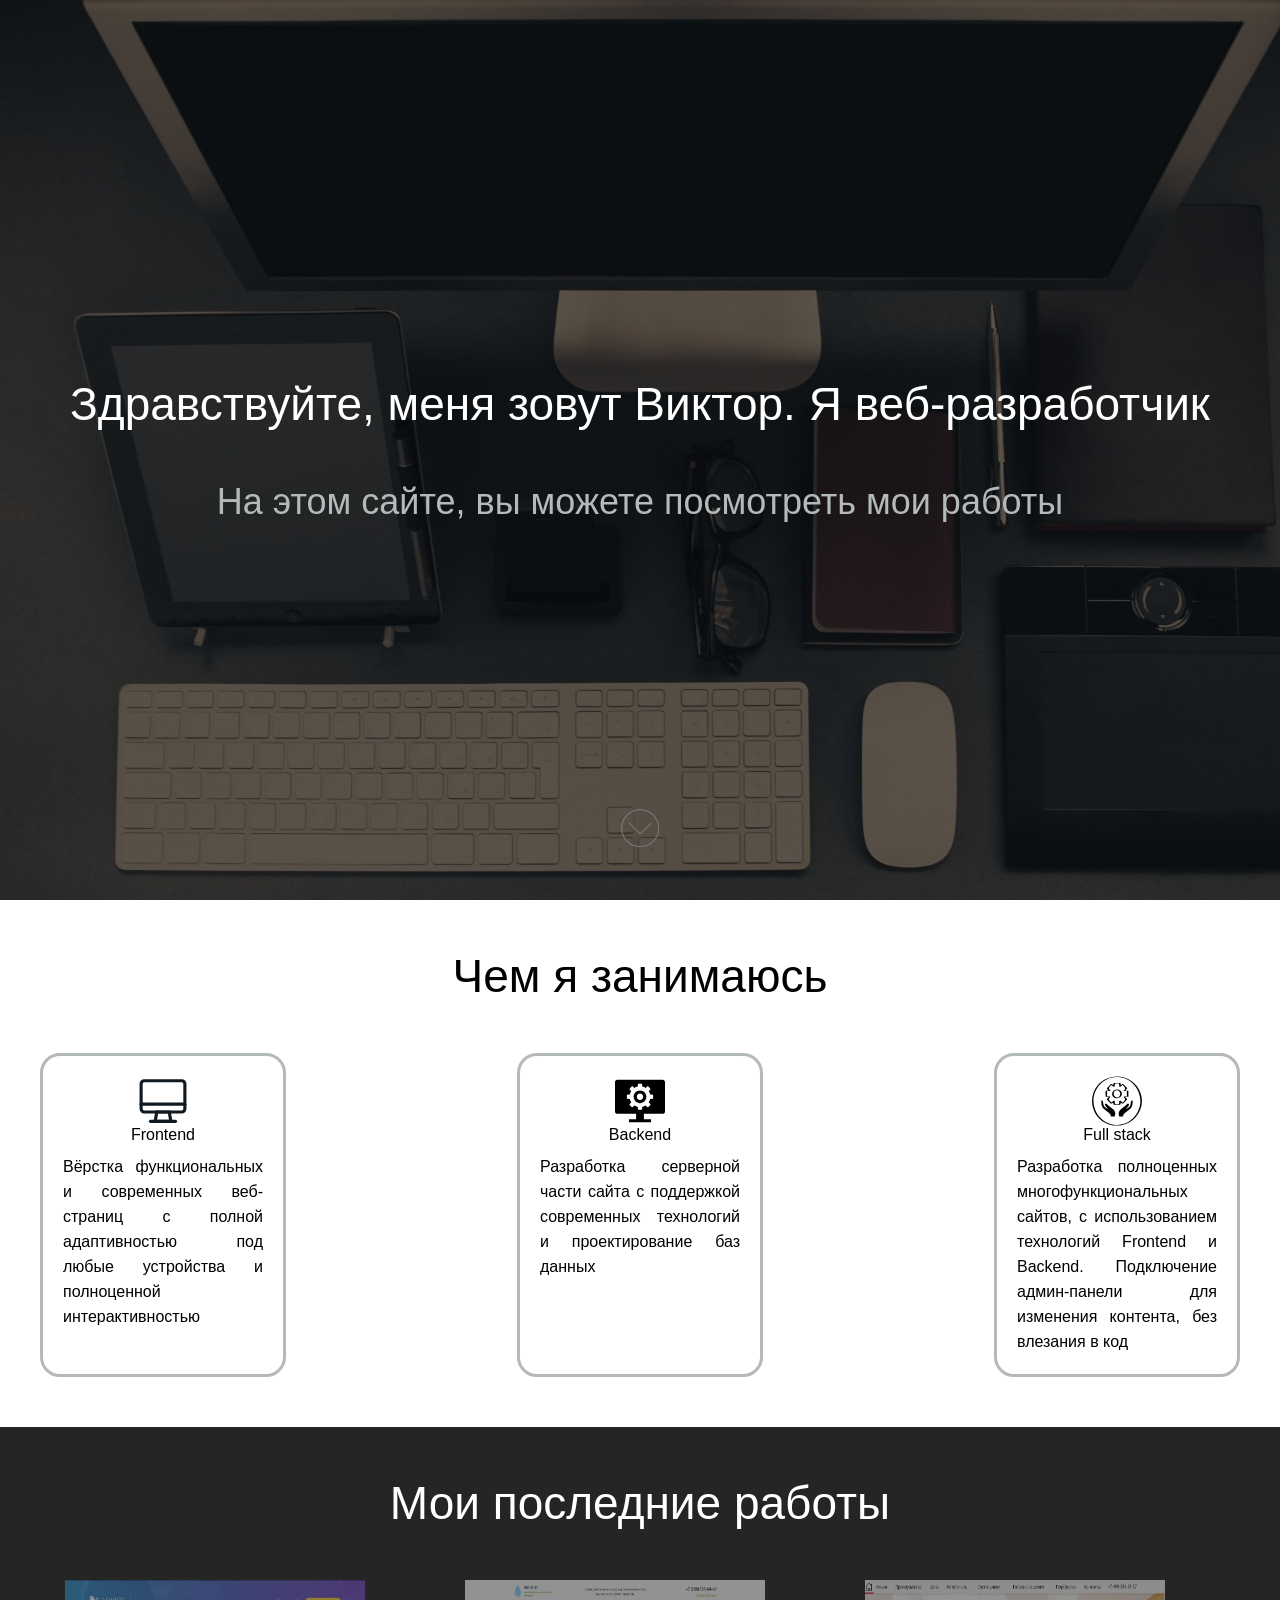
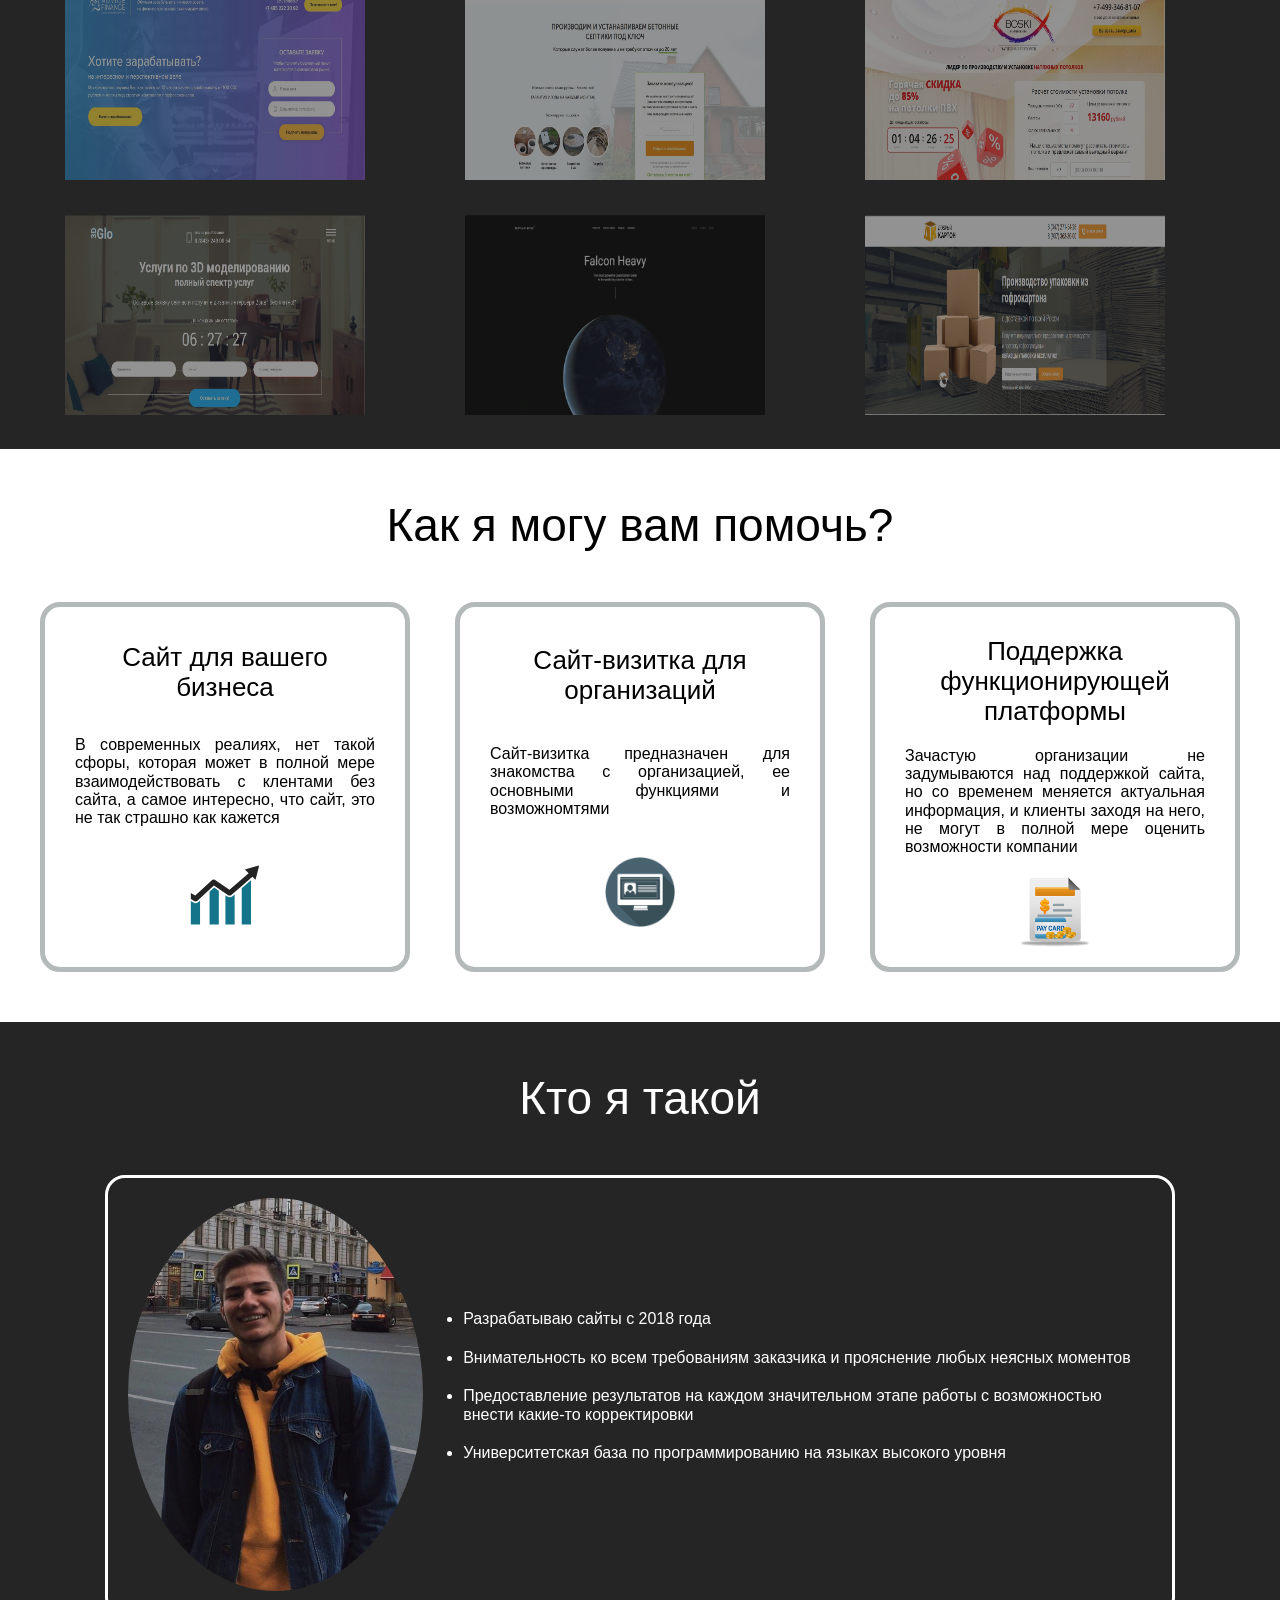
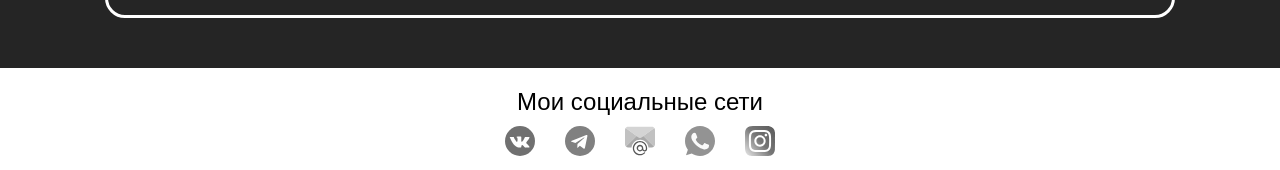
<file: index.html>
<!DOCTYPE html>
<html lang="ru">

<head>
    <meta charset="UTF-8">
    <meta name="viewport" content="width=device-width, initial-scale=1.0">
    <title>Партфолио</title>
    <link rel="stylesheet" href="css/normolize.css">
    <link rel="stylesheet" href="css/style.css">
</head>

<body>
    <header>
        <section class="header">
            <div class="header-blure"></div>
            <div class="header-text">
                <div class="header-text__main">
                    Здравствуйте, меня зовут Виктор.
                    <span>
                        Я веб-разработчик
                    </span>
                </div>
                <div class="header-text__substr">
                    На этом сайте, вы можете посмотреть мои работы
                </div>
            </div>
            <div class="header-arrowDown">
                <a href="#">
                    <svg version="1.1" id="Capa_1" xmlns="http://www.w3.org/2000/svg"
                        xmlns:xlink="http://www.w3.org/1999/xlink" x="0px" y="0px" viewBox="0 0 480 480"
                        style="enable-background:new 0 0 480 480;" xml:space="preserve">
                        <g>
                            <g>
                                <g>
                                    <path d="M240,0C107.452,0,0,107.452,0,240s107.452,240,240,240c132.486-0.15,239.85-107.514,240-240C480,107.452,372.548,0,240,0
				z M240,464C116.288,464,16,363.712,16,240S116.288,16,240,16c123.653,0.141,223.859,100.347,224,224
				C464,363.712,363.712,464,240,464z" />
                                    <path
                                        d="M370.112,170.576L240,300.688L109.888,170.576c-3.1-2.994-8.015-2.994-11.115,0c-3.178,3.069-3.266,8.134-0.197,11.312
				l135.768,135.768c1.5,1.5,3.534,2.344,5.656,2.344c2.122,0,4.156-0.844,5.656-2.344l135.768-135.768
				c0.067-0.064,0.132-0.13,0.196-0.196c3.069-3.178,2.982-8.242-0.196-11.312C378.246,167.31,373.182,167.398,370.112,170.576z" />
                                </g>
                            </g>
                        </g>
                    </svg>
                </a>
            </div>
        </section>
    </header>
    <section class="features">
        <div class="head features-header">Чем я занимаюсь</div>
        <div class="features-tabs">
            <div class="features-tab">
                <div class="features-tab__img">
                    <svg viewBox="0 0 32 32" xmlns="http://www.w3.org/2000/svg">
                        <defs>
                            <style>
                                .cls-1 {
                                    fill: #101820;
                                }
                            </style>
                        </defs>
                        <title />
                        <g data-name="Layer 40" id="Layer_40">
                            <path class="cls-1"
                                d="M28,24H4a3,3,0,0,1-3-3V5A3,3,0,0,1,4,2H28a3,3,0,0,1,3,3V21A3,3,0,0,1,28,24ZM4,4A1,1,0,0,0,3,5V21a1,1,0,0,0,1,1H28a1,1,0,0,0,1-1V5a1,1,0,0,0-1-1Z" />
                            <path class="cls-1"
                                d="M21,30H11a1,1,0,0,1-1-1.16l1-6A1,1,0,0,1,12,22h8a1,1,0,0,1,1,.84l1,6A1,1,0,0,1,21,30Zm-8.82-2h7.64l-.67-4h-6.3Z" />
                            <path class="cls-1" d="M24,30H8a1,1,0,0,1,0-2H24a1,1,0,0,1,0,2Z" />
                            <path class="cls-1" d="M30,19H2a1,1,0,0,1,0-2H30a1,1,0,0,1,0,2Z" />
                        </g>
                    </svg>
                </div>
                <div class="features-tab__header">
                    Frontend
                </div>
                <div class="features-tab__discr">
                    Вёрстка функциональных и современных веб-страниц с полной адаптивностью под
                    любые устройства и полноценной интерактивностью
                </div>
            </div>

            <div class="features-tab">
                <div class="features-tab__img">
                    <svg enable-background="new 0 0 64 64" version="1.1" viewBox="0 0 64 64" xml:space="preserve"
                        xmlns="http://www.w3.org/2000/svg" xmlns:xlink="http://www.w3.org/1999/xlink">
                        <g id="Glyph_copy_2">
                            <path
                                d="M31.994,18.423c-4.498,0-8.144,3.648-8.144,8.149s3.646,8.149,8.144,8.149c4.498,0,8.144-3.648,8.144-8.149   S36.491,18.423,31.994,18.423z M31.995,30.67c-2.262,0-4.096-1.834-4.096-4.096c0-2.262,1.834-4.096,4.096-4.096   s4.096,1.834,4.096,4.096C36.091,28.836,34.257,30.67,31.995,30.67z" />
                            <path
                                d="M61,4.709H3c-1.65,0-3,1.35-3,3v37.667c0,1.65,1.35,3,3,3h24v6.916h-9.125v4h28.25v-4H37v-6.916h24c1.65,0,3-1.35,3-3   V7.709C64,6.059,62.65,4.709,61,4.709z M48.773,29.089l-3.723,0.375c-0.341,1.549-0.952,2.995-1.78,4.292l2.373,2.903l-3.557,3.559   l-2.898-2.373c-1.298,0.831-2.744,1.445-4.295,1.789l-0.372,3.718h-2.515h-0.021H29.47l-0.372-3.718   c-1.552-0.342-2.998-0.956-4.296-1.788l-2.896,2.371l-3.557-3.559l2.372-2.901c-0.828-1.299-1.441-2.744-1.782-4.295l-3.723-0.372   v-5.034l3.723-0.373c0.342-1.55,0.955-2.997,1.782-4.294l-2.372-2.901l3.557-3.559l2.896,2.371c1.297-0.83,2.743-1.444,4.295-1.788   l0.372-3.718h2.515h0.021h2.515l0.372,3.718c1.551,0.343,2.997,0.958,4.294,1.788l2.898-2.373l3.557,3.559l-2.373,2.902   c0.827,1.298,1.44,2.743,1.781,4.293l3.724,0.372V29.089z" />
                        </g>
                    </svg>
                </div>
                <div class="features-tab__header">
                    Backend
                </div>
                <div class="features-tab__discr">
                    Разработка серверной части сайта с поддержкой современных технологий и проектирование баз данных
                </div>
            </div>

            <div class="features-tab">
                <div class="features-tab__img"><svg enable-background="new 0 0 32 32" version="1.1" viewBox="0 0 32 32"
                        xml:space="preserve" xmlns="http://www.w3.org/2000/svg"
                        xmlns:xlink="http://www.w3.org/1999/xlink">
                        <g id="Outline_copy_2">
                            <g>
                                <path
                                    d="M20.656,0.927C14.712-0.805,8.024,1.03,3.905,5.677c-4.619,5.209-5.21,13.064-1.4,18.897    c3.512,5.376,10.068,8.012,16.344,6.885c7.572-1.36,12.983-7.864,13.151-15.507C31.848,9.018,27.377,2.885,20.656,0.927z     M15.403,31.296C7.347,30.921,0.957,23.932,0.957,15.951c0-8.376,7.088-15.641,15.602-15.245    c8.173,0.381,14.271,7.362,14.445,15.345C30.822,24.423,24.044,31.698,15.403,31.296z" />
                                <path
                                    d="M24.51,18.668c-0.584,1.818-2.802,2.272-2.802,2.272s1.168-0.909,1.868-2.272c0.701-1.363-0.934-0.909-0.934-0.909    s-0.817,1.136-3.736,3.181s-1.401,4.999-1.401,4.999h2.335c0.117-2.159,2.569-2.954,4.671-4.999    c2.102-2.045,1.401-5.453,1.401-5.453C24.51,15.828,25.094,16.85,24.51,18.668z" />
                                <path
                                    d="M13.093,20.94c-2.919-2.045-3.736-3.181-3.736-3.181s-1.635-0.454-0.934,0.909c0.701,1.363,1.868,2.272,1.868,2.272    s-2.219-0.454-2.802-2.272c-0.584-1.818,0-2.84-1.401-3.181c0,0-0.701,3.408,1.401,5.453c2.102,2.045,4.554,2.84,4.67,4.999h2.335    C14.494,25.939,16.012,22.985,13.093,20.94z" />
                                <path
                                    d="M16.017,14.219c1.594-0.086,3.106-1.135,3.106-2.868c0-1.671-1.492-2.803-3.074-2.783    c-1.521,0.019-2.981,0.987-3.157,2.584c-0.2,1.814,1.341,2.983,2.992,3.072c0.033,0.002,0.065-0.003,0.098-0.006    C15.995,14.217,16.004,14.219,16.017,14.219z M15.963,9.063c2.764,0.057,2.842,4.505,0.101,4.744    C13.333,13.6,13.119,9.004,15.963,9.063z" />
                                <path
                                    d="M18.252,18.138c0.04-0.4,0.08-0.799,0.12-1.199c0.239,0.196,0.478,0.391,0.717,0.587c0.203,0.166,0.719,0.163,0.915-0.032    c0.825-0.825,1.65-1.65,2.475-2.476c0.043-0.043,0.085-0.099,0.037-0.158c-0.165-0.201-1.388-1.482-1.373-1.388    c0.009,0.058,1.091-0.072,1.666-0.129c0.125-0.013,0.481-0.059,0.481-0.243c0-1.167,0-2.334,0-3.501    c0-0.104-0.192-0.143-0.262-0.15c-0.346-0.035-1.765-0.156-1.769-0.175c0,0.001,1.161-1.303,1.267-1.432    c0.021-0.037,0.018-0.073-0.009-0.106c-0.825-0.825-1.65-1.65-2.475-2.476c-0.197-0.197-0.712-0.133-0.915,0.032    c-0.247,0.202-0.494,0.404-0.74,0.606c-0.045-0.446-0.089-0.891-0.134-1.337c-0.015-0.151-0.306-0.194-0.57-0.16    c-1.107,0-2.214,0-3.321,0c-0.15,0-0.591,0.022-0.614,0.247c-0.04,0.4-0.08,0.799-0.12,1.199    c-0.239-0.196-0.478-0.391-0.717-0.587c-0.203-0.166-0.719-0.163-0.915,0.032c-0.825,0.825-1.65,1.65-2.475,2.476    C9.477,7.811,9.435,7.868,9.483,7.927c0.164,0.201,1.386,1.479,1.372,1.388c-0.009-0.056-1.091,0.073-1.664,0.13    C9.066,9.457,8.711,9.503,8.711,9.687c0,1.167,0,2.334,0,3.5c0,0.104,0.192,0.143,0.262,0.15c0.347,0.035,1.767,0.157,1.771,0.174    c-0.001-0.003-1.162,1.303-1.269,1.433c-0.021,0.037-0.018,0.073,0.009,0.106c0.825,0.825,1.65,1.65,2.475,2.476    c0.197,0.197,0.712,0.133,0.915-0.032c0.247-0.202,0.494-0.404,0.74-0.606c0.044,0.446,0.089,0.891,0.134,1.337    c0.014,0.139,0.289,0.16,0.383,0.16c1.169,0,2.339,0,3.508,0C17.788,18.385,18.229,18.363,18.252,18.138z M15.239,17.978    c-0.816-0.157-0.333,0.2-0.56-0.487c-0.138-0.417-0.098-0.979-0.142-1.416c-0.03-0.305-0.802-0.13-0.937-0.019    c-0.366,0.3-0.732,0.599-1.098,0.899c-0.513-0.463-1.086-0.943-1.447-1.473c-0.646-0.947-0.043-1.209,0.687-2.101    c0.004-0.018,0.009-0.036,0.013-0.055c-0.003-0.007-0.006-0.014-0.009-0.021c-0.045-0.104-0.153-0.14-0.262-0.15    c-0.203-0.02-1.656-0.004-1.813-0.181c-0.102-0.115,0.035-1.419,0.035-1.622c0-0.136-0.003-1.853-0.254-1.53    c0.133-0.171,1.659-0.166,1.81-0.181c0.123-0.012,0.406-0.046,0.468-0.188c0.003-0.008,0.007-0.016,0.01-0.023    c0.021-0.037,0.018-0.073-0.009-0.106c-0.72-0.88-1.325-1.133-0.713-2.047c0.347-0.518,0.905-0.987,1.409-1.439    c0.379,0.31,0.757,0.62,1.136,0.929c0.177,0.145,0.941,0.193,0.974-0.139c0.061-0.605,0.121-1.211,0.182-1.816    c0.851,0,1.702,0,2.553,0c0.063,0.634,0.127,1.269,0.19,1.903c0.03,0.305,0.802,0.13,0.937,0.019    c0.366-0.3,0.732-0.599,1.099-0.899c0.513,0.463,1.086,0.943,1.447,1.473c0.645,0.947,0.044,1.208-0.685,2.099    c-0.004,0.018-0.009,0.036-0.013,0.055c0.003,0.008,0.007,0.016,0.01,0.023c0.045,0.104,0.153,0.14,0.262,0.15    c0.203,0.02,1.654,0.004,1.81,0.181c0.102,0.115-0.035,1.419-0.035,1.622c0,0.136,0.003,1.853,0.254,1.53    c-0.134,0.172-1.661,0.166-1.813,0.181c-0.123,0.012-0.406,0.046-0.467,0.188c-0.003,0.007-0.006,0.014-0.009,0.021    c-0.021,0.037-0.018,0.073,0.009,0.106c0.72,0.88,1.327,1.135,0.715,2.049c-0.347,0.518-0.905,0.987-1.409,1.44    c-0.379-0.31-0.757-0.62-1.136-0.929c-0.177-0.145-0.941-0.193-0.974,0.139c-0.061,0.612-0.122,1.224-0.184,1.836    C16.597,18.034,15.858,18.097,15.239,17.978z" />
                            </g>
                        </g>
                    </svg></div>
                <div class="features-tab__header">
                    Full stack
                </div>
                <div class="features-tab__discr">
                    Разработка полноценных многофункциональных сайтов, с использованием технологий Frontend и Backend.
                    Подключение админ-панели для изменения контента, без влезания в код
                </div>
            </div>
        </div>
        </div>
        </div>
    </section>
    <section class="myWork">
        <div class="head myWork-header">Мои последние работы</div>
        <div class="myWork-tabs">
            <a target="_blank" href="example/AF/index.html" class="myWork-tab">
                <img class="myWork-tab__img" src="img/work/AF.jpg" alt="">
            </a>
            <a target="_blank" href="example/BIO/index.html" class="myWork-tab">
                <img class="myWork-tab__img" src="img/work/BIO-GLO.jpg" alt="">
            </a>
            <a target="_blank" href="example/potolki/index.html" class="myWork-tab">
                <img class="myWork-tab__img" src="img/work/potolki.jpg" alt="">
            </a>
            <a target="_blank" href="example/3D-Glo/index.html" class="myWork-tab">
                <img class="myWork-tab__img" src="img/work/3D-Glo.jpg" alt="">
            </a>
            <a target="_blank" href="example/SpaceY-master/index.html" class="myWork-tab">
                <img class="myWork-tab__img" src="img/work/space.jpg" alt="">
            </a>
            <a target="_blank" href="example/goodcard/index.html" class="myWork-tab">
                <img class="myWork-tab__img" src="img/work/goodcard.jpg" alt="">
            </a>
        </div>
    </section>
    <section class="help">
        <div class="help-head head">Как я могу вам помочь?</div>
        <div class="help-tabs">
            <div class="help-tab">
                <div class="help-tab__head">Сайт для вашего бизнеса</div>
                <div class="help-tab__discr">В современных реалиях, нет такой сфоры, которая может в полной мере взаимодействовать с клентами без сайта, а самое интересно, что сайт, это не так страшно как кажется</div>
                <img class="help-tab__img" src="img/help/sait.svg" alt="">
            </div>
            <div class="help-tab">
                <div class="help-tab__head">Сайт-визитка для организаций</div>
                <div class="help-tab__discr">Сайт-визитка предназначен для знакомства с организацией, ее основными функциями и возможномтями</div>
                <img class="help-tab__img" src="img/help/visitca.png" alt="">
            </div>
            <div class="help-tab">
                <div class="help-tab__head">Поддержка функционирующей платформы</div>
                <div class="help-tab__discr">Зачастую организации не задумываются над поддержкой сайта, но со временем меняется актуальная информация, и клиенты заходя на него, не могут в полной мере оценить возможности компании</div>
                <img class="help-tab__img" src="img/help/business.png" alt="">
            </div>
        </div>
    </section>
    <section class="aboutMe">
        <div class="aboutMe-head head">Кто я такой</div>
        <div class="aboutMe-wrapper">
            <div class="aboutMe-photo">
                <img src="/img/aboutMe/photo_2020-09-04_19-43-00.jpg" alt="Photo" class="aboutMe-photo__img">
            </div>
            <ul class="aboutMe-features">
                <li class="aboutMe-feature">Разрабатываю сайты с 2018 года</li>
                <li class="aboutMe-feature">Внимательность ко всем требованиям заказчика и прояснение любых неясных моментов </li>
                <li class="aboutMe-feature">Предоставление результатов на каждом значительном этапе работы с возможностью внести какие-то корректировки </li>
                <li class="aboutMe-feature">Университетская база по программированию на языках высокого уровня </li>
            </ul>
        </div>
    </section>
    <footer>
        <div class="footer">
            <div class="head footer-head"> Мои социальные сети </div>
            <div class="footer-items">
                <div class="footer-item"><a target="_blank" href="https://vk.com/yallovi">
                    <?xml version="1.0" encoding="iso-8859-1"?>
                    <!DOCTYPE svg PUBLIC "-//W3C//DTD SVG 1.1//EN" "http://www.w3.org/Graphics/SVG/1.1/DTD/svg11.dtd">
                    <svg version="1.1" id="Capa_1" xmlns="http://www.w3.org/2000/svg" xmlns:xlink="http://www.w3.org/1999/xlink" x="0px" y="0px"
                         viewBox="0 0 112.196 112.196" style="enable-background:new 0 0 112.196 112.196;" xml:space="preserve">
                    <g>
                        <g>
                            <circle id="XMLID_11_" style="fill:#4D76A1;" cx="56.098" cy="56.098" r="56.098"/>
                        </g>
                        <path style="fill-rule:evenodd;clip-rule:evenodd;fill:#FFFFFF;" d="M53.979,80.702h4.403c0,0,1.33-0.146,2.009-0.878
                            c0.625-0.672,0.605-1.934,0.605-1.934s-0.086-5.908,2.656-6.778c2.703-0.857,6.174,5.71,9.853,8.235
                            c2.782,1.911,4.896,1.492,4.896,1.492l9.837-0.137c0,0,5.146-0.317,2.706-4.363c-0.2-0.331-1.421-2.993-7.314-8.463
                            c-6.168-5.725-5.342-4.799,2.088-14.702c4.525-6.031,6.334-9.713,5.769-11.29c-0.539-1.502-3.867-1.105-3.867-1.105l-11.076,0.069
                            c0,0-0.821-0.112-1.43,0.252c-0.595,0.357-0.978,1.189-0.978,1.189s-1.753,4.667-4.091,8.636c-4.932,8.375-6.904,8.817-7.71,8.297
                            c-1.875-1.212-1.407-4.869-1.407-7.467c0-8.116,1.231-11.5-2.397-12.376c-1.204-0.291-2.09-0.483-5.169-0.514
                            c-3.952-0.041-7.297,0.012-9.191,0.94c-1.26,0.617-2.232,1.992-1.64,2.071c0.732,0.098,2.39,0.447,3.269,1.644
                            c1.135,1.544,1.095,5.012,1.095,5.012s0.652,9.554-1.523,10.741c-1.493,0.814-3.541-0.848-7.938-8.446
                            c-2.253-3.892-3.954-8.194-3.954-8.194s-0.328-0.804-0.913-1.234c-0.71-0.521-1.702-0.687-1.702-0.687l-10.525,0.069
                            c0,0-1.58,0.044-2.16,0.731c-0.516,0.611-0.041,1.875-0.041,1.875s8.24,19.278,17.57,28.993
                            C44.264,81.287,53.979,80.702,53.979,80.702L53.979,80.702z"/>
                    </g>
                    </svg>
                </a></div>
                <div class="footer-item"><a target="_blank" href="https://t.me/Yallovi">
                    <svg enable-background="new 0 0 24 24" viewBox="0 0 24 24" xmlns="http://www.w3.org/2000/svg"><circle cx="12" cy="12" fill="#039be5" r="12"/><path d="m5.491 11.74 11.57-4.461c.537-.194 1.006.131.832.943l.001-.001-1.97 9.281c-.146.658-.537.818-1.084.508l-3-2.211-1.447 1.394c-.16.16-.295.295-.605.295l.213-3.053 5.56-5.023c.242-.213-.054-.333-.373-.121l-6.871 4.326-2.962-.924c-.643-.204-.657-.643.136-.953z" fill="#fff"/></svg>
                </a></div>
                <div class="footer-item"><a target="_blank" href="vivimoskalenko@yandex.ru">
                    <?xml version="1.0" encoding="iso-8859-1"?>
<!-- Generator: Adobe Illustrator 19.0.0, SVG Export Plug-In . SVG Version: 6.00 Build 0)  -->
<svg version="1.1" id="Capa_1" xmlns="http://www.w3.org/2000/svg" xmlns:xlink="http://www.w3.org/1999/xlink" x="0px" y="0px"
	 viewBox="0 0 490.667 490.667" style="enable-background:new 0 0 490.667 490.667;" xml:space="preserve">
<path style="fill:#FFD54F;" d="M480.427,32.642L301.014,162.348l-29.44,21.333c-15.596,11.522-36.884,11.522-52.48,0l-29.44-21.333
	L10.027,32.855c9.991-13.972,26.13-22.241,43.307-22.187h384C454.385,10.683,470.401,18.85,480.427,32.642z"/>
<g>
	<path style="fill:#FFC107;" d="M10.027,32.855l179.627,129.493l-174.08,174.08C5.578,326.407-0.025,312.823,0,298.668V64.002
		C-0.047,52.818,3.464,41.91,10.027,32.855z"/>
	<path style="fill:#FFC107;" d="M490.667,64.002v234.667c0.025,14.155-5.577,27.739-15.573,37.76l-174.08-174.08L480.427,32.642
		C487.088,41.74,490.674,52.725,490.667,64.002z"/>
</g>
<path style="fill:#455A64;" d="M320,394.668c-14.165,0-21.333-10.667-21.333-32c0.349-29.807-23.531-54.252-53.338-54.601
	c-29.807-0.349-54.252,23.531-54.601,53.338c-0.349,29.807,23.531,54.252,53.338,54.601c15.975,0.187,31.212-6.713,41.609-18.842
	c7.083,12.138,20.282,19.381,34.325,18.837c42.667,0,42.667-40.149,42.667-53.333c0.001-64.801-52.53-117.334-117.331-117.336
	S128.002,297.862,128,362.664c-0.001,64.801,52.53,117.334,117.331,117.336c30.445,0.001,59.699-11.833,81.581-33
	c4.236-4.124,4.326-10.9,0.203-15.136c-4.124-4.236-10.9-4.326-15.136-0.203l0,0c-38.161,36.807-98.935,35.709-135.742-2.452
	s-35.709-98.935,2.452-135.742c38.161-36.807,98.935-35.709,135.742,2.452c17.284,17.92,26.93,41.854,26.903,66.75
	C341.334,386.583,335.958,394.668,320,394.668z M245.334,394.668c-17.673,0-32-14.327-32-32s14.327-32,32-32s32,14.327,32,32
	S263.007,394.668,245.334,394.668z"/>
<path style="fill:#FFA000;" d="M301.014,162.348l-29.44,21.333c-15.596,11.522-36.884,11.522-52.48,0l-29.44-21.333l-174.08,174.08
	c10.021,9.996,23.605,15.599,37.76,15.573H107.2c5.771-76.283,72.288-133.445,148.572-127.674
	c68.259,5.164,122.51,59.415,127.674,127.674h53.888c14.155,0.025,27.739-5.577,37.76-15.573L301.014,162.348z"/>
</svg>

                </a></div>
                <div class="footer-item"><a target="_blank" href=" https://wa.me/79064195536">
                    <?xml version="1.0" encoding="iso-8859-1"?>
                    <!-- Generator: Adobe Illustrator 19.0.0, SVG Export Plug-In . SVG Version: 6.00 Build 0)  -->
                    <svg version="1.1" id="Capa_1" xmlns="http://www.w3.org/2000/svg" xmlns:xlink="http://www.w3.org/1999/xlink" x="0px" y="0px"
                        viewBox="0 0 512 512" style="enable-background:new 0 0 512 512;" xml:space="preserve">
                    <path style="fill:#4CAF50;" d="M256.064,0h-0.128l0,0C114.784,0,0,114.816,0,256c0,56,18.048,107.904,48.736,150.048l-31.904,95.104
                        l98.4-31.456C155.712,496.512,204,512,256.064,512C397.216,512,512,397.152,512,256S397.216,0,256.064,0z"/>
                    <path style="fill:#FAFAFA;" d="M405.024,361.504c-6.176,17.44-30.688,31.904-50.24,36.128c-13.376,2.848-30.848,5.12-89.664-19.264
                        C189.888,347.2,141.44,270.752,137.664,265.792c-3.616-4.96-30.4-40.48-30.4-77.216s18.656-54.624,26.176-62.304
                        c6.176-6.304,16.384-9.184,26.176-9.184c3.168,0,6.016,0.16,8.576,0.288c7.52,0.32,11.296,0.768,16.256,12.64
                        c6.176,14.88,21.216,51.616,23.008,55.392c1.824,3.776,3.648,8.896,1.088,13.856c-2.4,5.12-4.512,7.392-8.288,11.744
                        c-3.776,4.352-7.36,7.68-11.136,12.352c-3.456,4.064-7.36,8.416-3.008,15.936c4.352,7.36,19.392,31.904,41.536,51.616
                        c28.576,25.44,51.744,33.568,60.032,37.024c6.176,2.56,13.536,1.952,18.048-2.848c5.728-6.176,12.8-16.416,20-26.496
                        c5.12-7.232,11.584-8.128,18.368-5.568c6.912,2.4,43.488,20.48,51.008,24.224c7.52,3.776,12.48,5.568,14.304,8.736
                        C411.2,329.152,411.2,344.032,405.024,361.504z"/>
                    </svg>
                </a></div>
                <div class="footer-item"><a target="_blank" href="https://www.instagram.com/yallovi/">
                    <svg enable-background="new 0 0 24 24"  viewBox="0 0 24 24" xmlns="http://www.w3.org/2000/svg" xmlns:xlink="http://www.w3.org/1999/xlink"><linearGradient id="SVGID_1_" gradientTransform="matrix(0 -1.982 -1.844 0 -132.522 -51.077)" gradientUnits="userSpaceOnUse" x1="-37.106" x2="-26.555" y1="-72.705" y2="-84.047"><stop offset="0" stop-color="#fd5"/><stop offset=".5" stop-color="#ff543e"/><stop offset="1" stop-color="#c837ab"/></linearGradient><path d="m1.5 1.633c-1.886 1.959-1.5 4.04-1.5 10.362 0 5.25-.916 10.513 3.878 11.752 1.497.385 14.761.385 16.256-.002 1.996-.515 3.62-2.134 3.842-4.957.031-.394.031-13.185-.001-13.587-.236-3.007-2.087-4.74-4.526-5.091-.559-.081-.671-.105-3.539-.11-10.173.005-12.403-.448-14.41 1.633z" fill="url(#SVGID_1_)"/><path d="m11.998 3.139c-3.631 0-7.079-.323-8.396 3.057-.544 1.396-.465 3.209-.465 5.805 0 2.278-.073 4.419.465 5.804 1.314 3.382 4.79 3.058 8.394 3.058 3.477 0 7.062.362 8.395-3.058.545-1.41.465-3.196.465-5.804 0-3.462.191-5.697-1.488-7.375-1.7-1.7-3.999-1.487-7.374-1.487zm-.794 1.597c7.574-.012 8.538-.854 8.006 10.843-.189 4.137-3.339 3.683-7.211 3.683-7.06 0-7.263-.202-7.263-7.265 0-7.145.56-7.257 6.468-7.263zm5.524 1.471c-.587 0-1.063.476-1.063 1.063s.476 1.063 1.063 1.063 1.063-.476 1.063-1.063-.476-1.063-1.063-1.063zm-4.73 1.243c-2.513 0-4.55 2.038-4.55 4.551s2.037 4.55 4.55 4.55 4.549-2.037 4.549-4.55-2.036-4.551-4.549-4.551zm0 1.597c3.905 0 3.91 5.908 0 5.908-3.904 0-3.91-5.908 0-5.908z" fill="#fff"/></svg>
                </a></div>
            </div>
        </div>
    </footer>
</body>
<script src='src/index.js'></script>

</html>
</file>
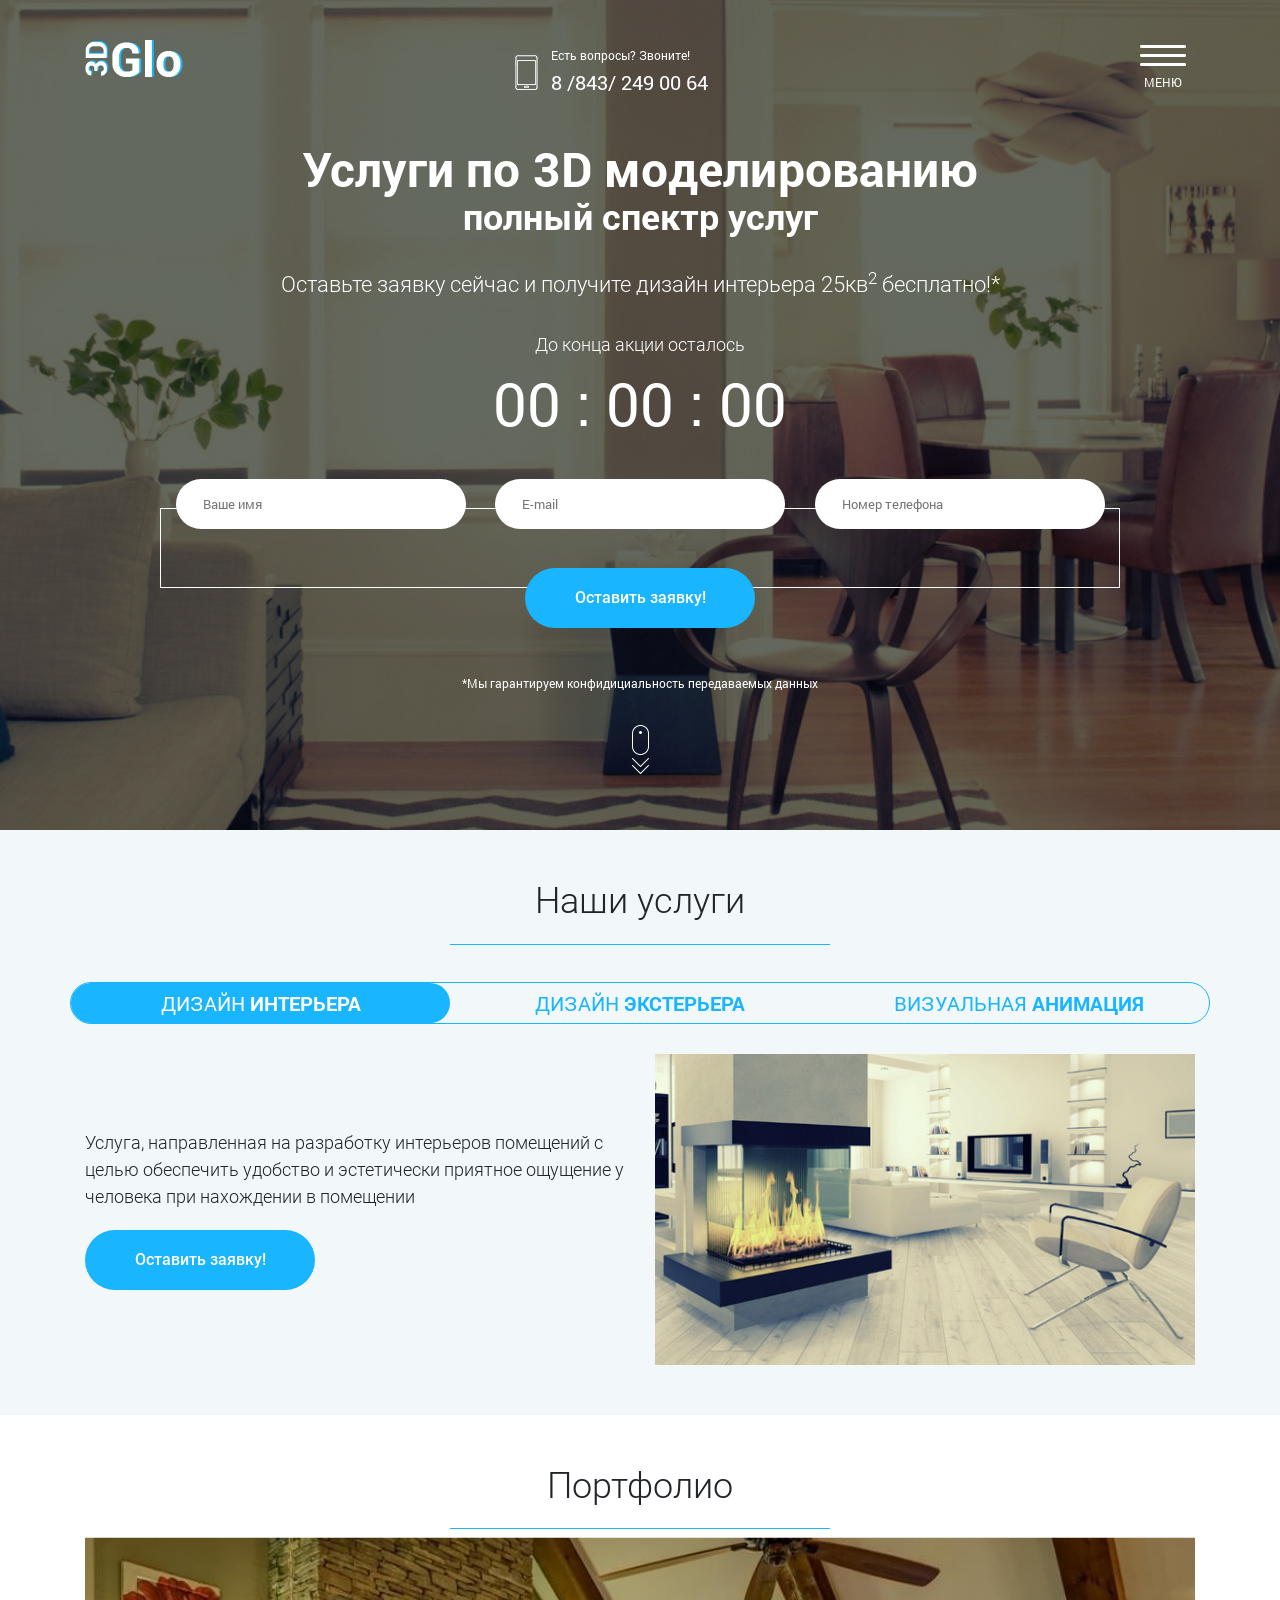
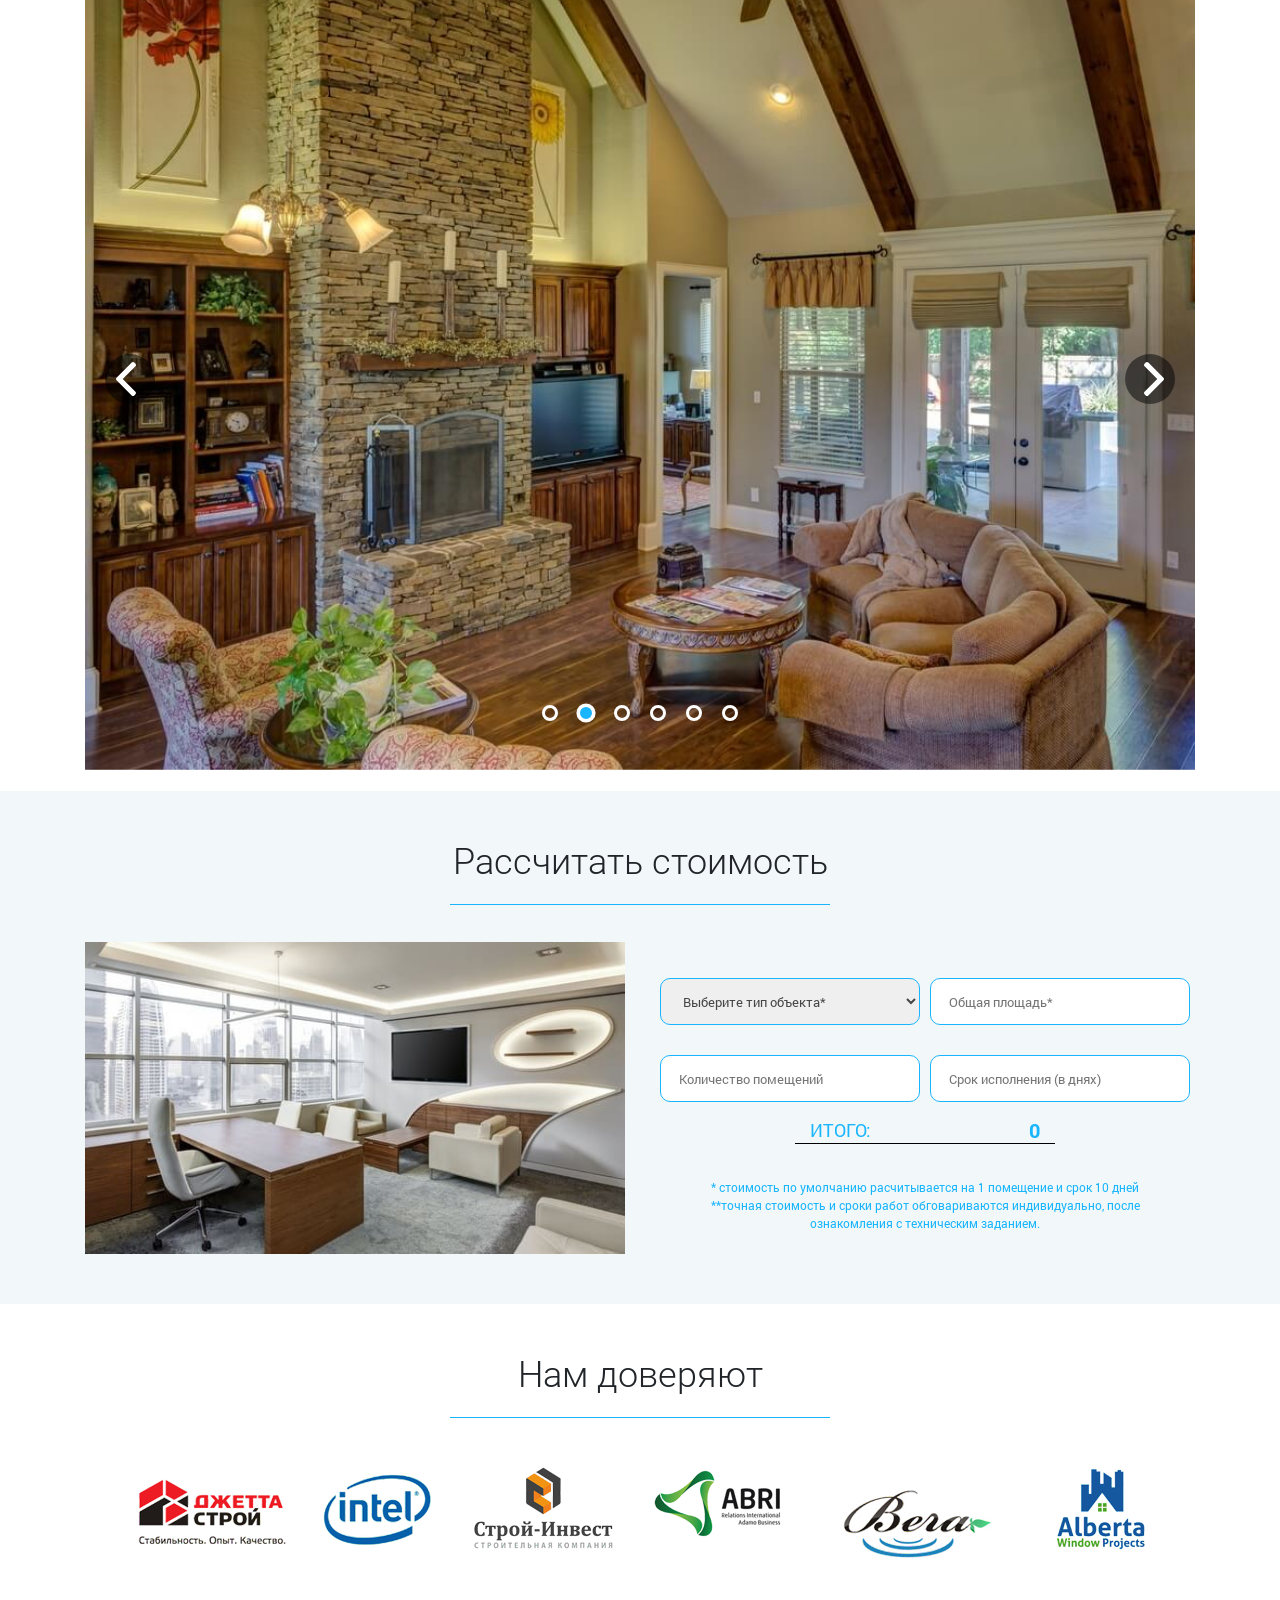
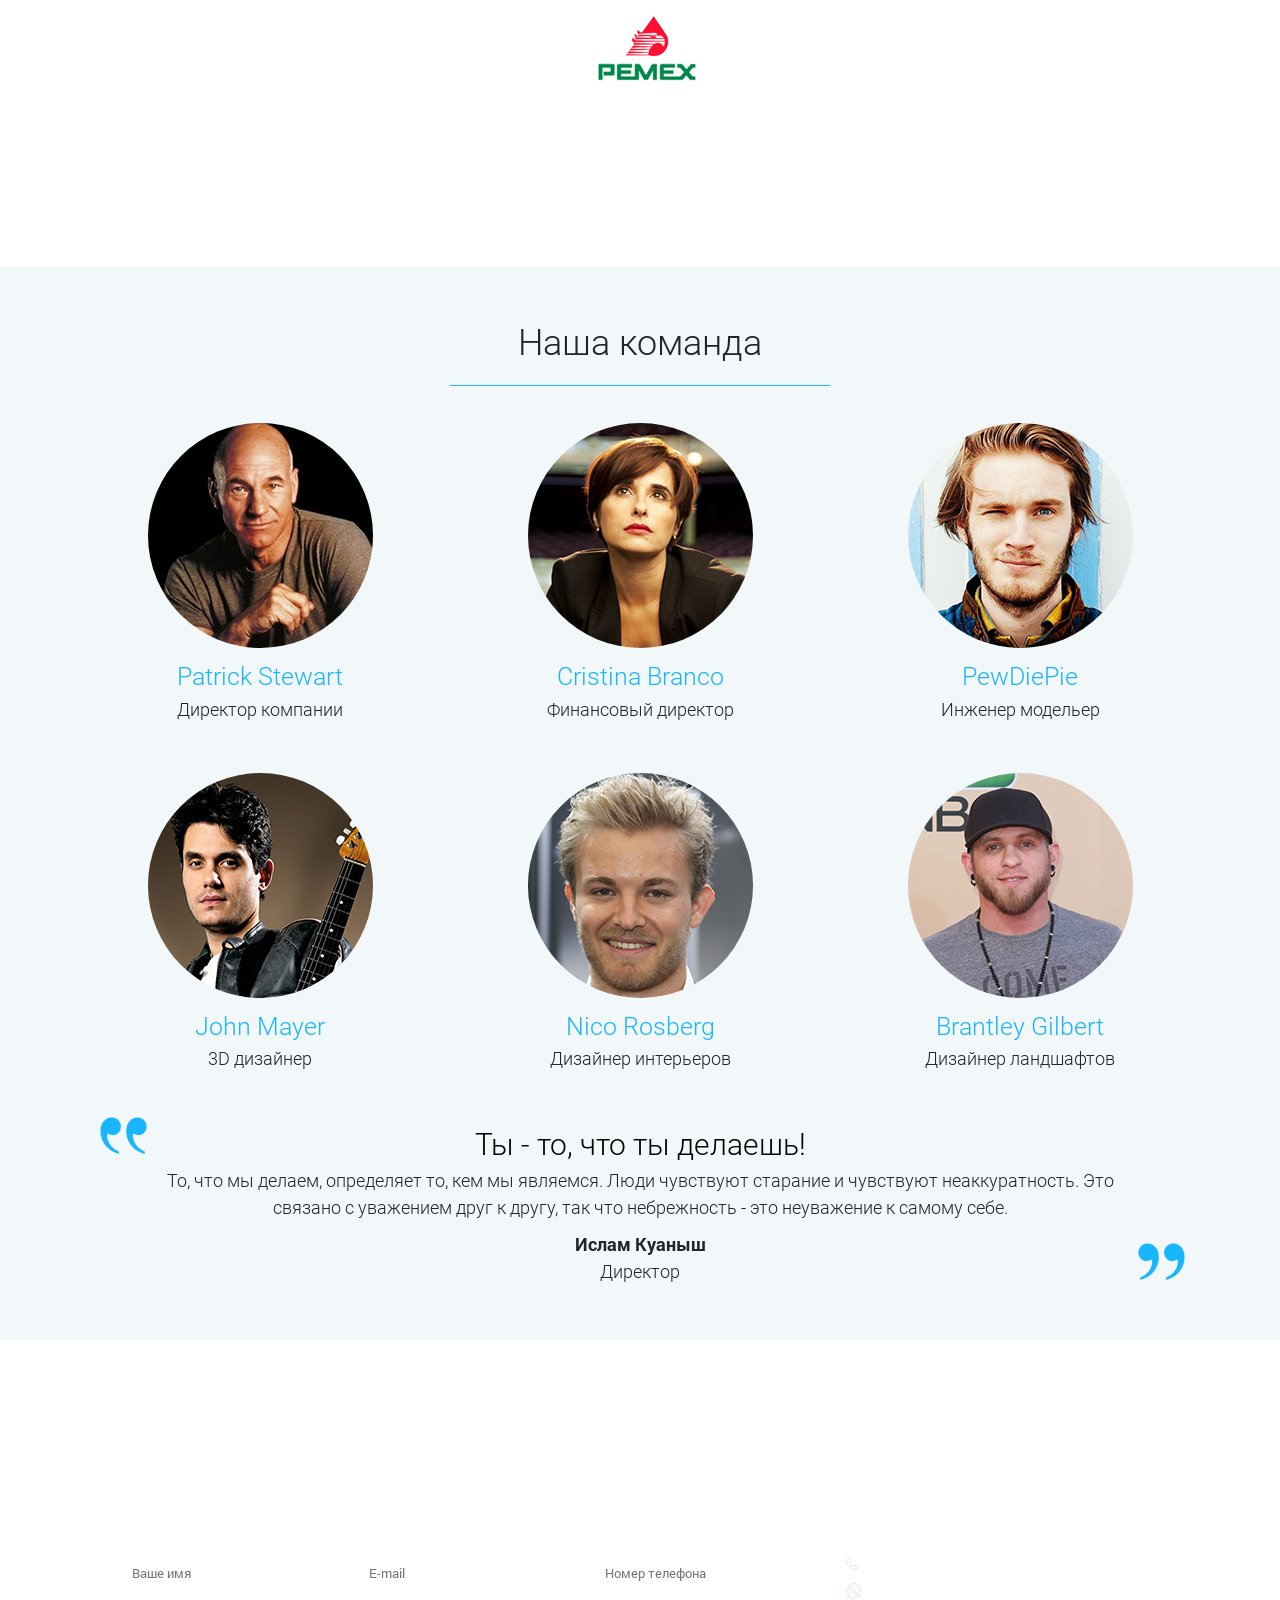
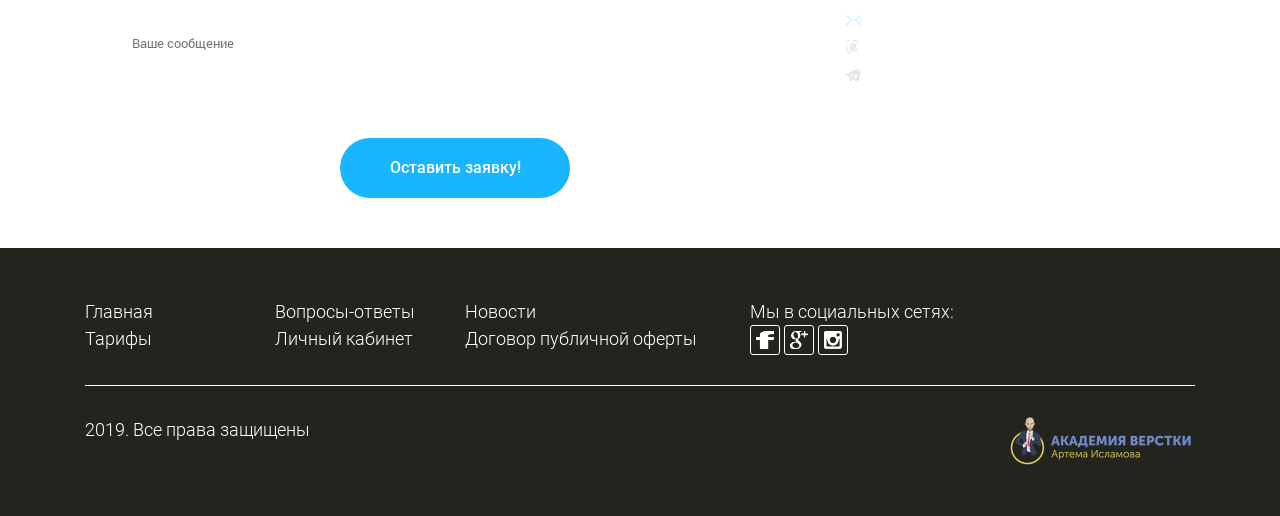
<file: example/3D-Glo/index.html>
<!DOCTYPE html>
<html lang="ru">

<head>
	<meta charset="UTF-8">
	<meta http-equiv="X-UA-Compatible" content="IE=edge">
	<meta name="viewport" content="width=device-width, initial-scale=1">
	<title>Услуги по 3D моделированию</title>
	<link rel="stylesheet" href="./css/bootstrap.min.css">
	<link rel="stylesheet" href="./css/style.min.css">
	<link rel="apple-touch-icon" sizes="180x180" href="./images/favicon/apple-touch-icon.png">
	<link rel="icon" type="image/png" sizes="32x32" href="./images/favicon/favicon-32x32.png">
	<link rel="icon" type="image/png" sizes="16x16" href="./images/favicon/favicon-16x16.png">
	<link rel="manifest" href="./images/favicon/site.webmanifest">
	<link rel="mask-icon" href="./images/favicon/safari-pinned-tab.svg" color="#5bbad5">
	<meta name="msapplication-TileColor" content="#b91d47">
	<meta name="theme-color" content="#ffffff">
</head>

<body>

<main>
	<header>
		<div class="container">
			<div class="row justify-content-between main-header">
				<div class="col-md-2 col-sm-4 col-4">
					<div class="logo">
						<img class="logo-img" src="images/3dglo.png" alt="...">

					</div>
				</div>
				<div class="col-md-4 col-md-offset-6 col-sm-4 col-sm-offset-2 col-5 col-offset-0">
					<div class="media phone-media">
						<div class="media-left media-middle">
							<img class="media-object" src="images/phone.svg" alt="...">
						</div>
						<div class="media-body">
							<small>Есть вопросы? Звоните!</small>
							<p class="phone">8 /843/ 249 00 64</p>
						</div>
					</div>

				</div>
				<div class="col-md-1 col-sm-2 col-3">
					<div class="menu">
						<img src="images/menu.svg" alt=""><br>
						<small>Меню</small>
					</div>
				</div>
			</div>
		</div>
	</header>

	<h1>Услуги по 3D моделированию</h1>
	<h2>полный спектр услуг</h2>
	<div class="timer">
		<div class="timer-title">Оставьте заявку сейчас и получите дизайн интерьера 25кв<sup>2</sup> бесплатно!*
		</div>
		<div class="timer-action">
			До конца акции осталось
		</div>
		<div class="timer-numbers" id="timer">
			<span id="timer-hours">19</span>
			<span>:</span>
			<span id="timer-minutes">45</span>
			<span>:</span>
			<span id="timer-seconds">12</span>
		</div>
	</div>
	<form id="form1" name="user_form" class="main-form">
		<div class="main-form-input container">
			<div class="row">
				<div class="col-12 col-lg-4">
					<input type="text" class="form-name" id="form1-name" name="user_name" placeholder="Ваше имя" required>
				</div>
				<div class="col-12 col-lg-4">
					<input type="email" class="form-email" id="form1-email" name="user_email" placeholder="E-mail">
				</div>
				<div class="col-12 col-lg-4">
					<input type="tel" class="form-phone" id="form1-phone" name="user_phone" placeholder="Номер телефона" required>
				</div>
			</div>
		</div>
		<div class="container">
			<div class="row justify-content-center">
				<button class="btn form-btn" type="submit">Оставить заявку!</button>
			</div>
		</div>
	</form>
	<small>*Мы гарантируем конфидициальность передаваемых данных</small>
	<br>
	<a href="#service-block"><img src="images/scroll.svg" alt=""></a>
</main>


<menu>
	<a class="close-btn" href="#close">&times;</a>
	<ul>
		<li><a href="#service-block">Наши услуги</a></li>
		<li><a href="#portfolio">Портфолио</a></li>
		<li><a href="#calc">Калькулятор стоимости</a></li>
		<li><a href="#command">Наша команда</a></li>
		<li><a href="#connect">Остались вопросы?</a></li>
	</ul>
</menu>


<div id="service-block" class="service">
	<div class="container">
		<h2>Наши услуги</h2>
		<div class="underline"></div>
		<div class="row service-header">
			<div class="col-12 col-lg-4 service-header-tab active">Дизайн <span>интерьера</span></div>
			<div class="col-12 col-lg-4 service-header-tab">Дизайн <span>экстерьера</span></div>
			<div class="col-12 col-lg-4 service-header-tab">Визуальная <span>анимация</span></div>
		</div>

		<div class="service-tab row ">
			<div class="service-outer col-md-6 col-sm-6 col-12">
				<div class="service-inner">
					<div class="service-text">
						<p>Услуга, направленная на разработку интерьеров помещений с целью обеспечить удобство и
							эстетически приятное ощущение у человека при нахождении в помещении</p>
						<button class="btn form-btn popup-btn">Оставить заявку!</button>
					</div>
				</div>
			</div>
			<div class="col-md-6 col-sm-6">
				<img class = 'firstImg' src="images/service/service-1.png" alt="">
			</div>
		</div>


		<div class="service-tab row d-none">
			<div class="col-md-6 col-sm-6">
				<img src="images/service/service-2.png" alt="">
			</div>
			<div class="service-outer col-md-6 col-sm-6 col-12">
				<div class="service-inner">
					<p>Услуга, направленная на разработку дизайна прилегающих элементов зданий, а также дизайн самих
						зданий, позволяющая обеспечить удобство людей при нахождении на территории</p>
					<button class="btn form-btn popup-btn">Оставить заявку!</button>

				</div>
			</div>

		</div>


		<div class="service-tab row d-none">
			<div class="service-outer col-md-6 col-sm-6 col-12">
				<div class="service-inner">
					<p>Услуга, направленная на разработку дизайна с анимацией, дизайн интерьера и экстерьера</p>
					<button class="btn form-btn popup-btn">Оставить заявку!</button>

				</div>
			</div>
			<div class="col-md-6 col-sm-6">
				<img src="images/service/service-3.png" alt="">
			</div>
		</div>


	</div>
</div>

<div id="portfolio" class="portfolio">
	<div class="container">
		<h2>Портфолио</h2>
		<div class="underline"></div>
		<ul class="portfolio-content" id="all-progects">
			<li class="portfolio-item portfolio-item-active"><img src="images/portfilio/portfolio-01.jpg"
																														alt="portfolio"></li>
			<li class="portfolio-item"><img src="images/portfilio/portfolio-04.jpg" alt="portfolio"></li>
			<li class="portfolio-item"><img src="images/portfilio/portfolio-06.jpg" alt="portfolio"></li>
			<li class="portfolio-item"><img src="images/portfilio/portfolio-07.jpg" alt="portfolio"></li>
			<li class="portfolio-item"><img src="images/portfilio/portfolio-08.jpg" alt="portfolio"></li>
			<li class="portfolio-item"><img src="images/portfilio/portfolio-10.jpg" alt="portfolio"></li>
			<a href="#" class="portfolio-btn prev" id="arrow-left"></a>
			<a href="#" class="portfolio-btn next" id="arrow-right"></a>
			<ul class="portfolio-dots"></ul>
		</ul>
	</div>
</div>

<div id="calc" class="calc">
	<div class="container">
		<h2>Рассчитать стоимость</h2>
		<div class="underline"></div>
		<div class="row">
			<div class="col-lg-6 d-none d-lg-block flex">
				<img src="images/calc.jpg" alt="">
			</div>
			<div class="col-lg-6 col-12 flex">
				<div class="calc-block">
					<select class="calc-item calc-type" required>
						<option class="calc-option-title" value="">Выберите тип объекта*</option>
						<option value="1">Интерьер Квартиры</option>
						<option value="1.4">Интерьер Частного дома</option>
						<option value="2">Интерьер Офиса</option>
					</select>
					<input type="number" min="1" step="1" class="calc-item calc-square"
								 placeholder="Общая площадь*">
					<input type="number" min="1" step="1" class="calc-item calc-count"
								 placeholder="Количество помещений">
					<input type="number" min="1" step="1" class="calc-item calc-day"
								 placeholder="Срок исполнения (в днях)">
					<div class="calc-total">ИТОГО: <span id="total">0</span></div>
					<div class="calc-mini">* стоимость по умолчанию расчитывается на 1 помещение и срок 10 дней <br>
						**точная стоимость и сроки работ обговариваются индивидуально, после
						ознакомления с техническим заданием.
					</div>
				</div>

			</div>
		</div>
	</div>
</div>

<div id="companies" class="companies">
	<div class="container">
		<h2>Нам доверяют</h2>
		<div class="underline"></div>
		<div class="companies-wrapper">
			<div class="companies-hor">
				<div class="companies-hor-item"><img src="images/companies/companies-1.png" alt=""></div>
				<div class="companies-hor-item"><img src="images/companies/companies-2.png" alt=""></div>
				<div class="companies-hor-item"><img src="images/companies/companies-3.png" alt=""></div>
				<div class="companies-hor-item"><img src="images/companies/companies-4.png" alt=""></div>
				<div class="companies-hor-item"><img src="images/companies/companies-5.png" alt=""></div>
				<div class="companies-hor-item"><img src="images/companies/companies-6.png" alt=""></div>
				<div class="companies-hor-item"><img src="images/companies/companies-7.png" alt=""></div>
			</div>
		</div>
	</div>
</div>

<div id="command" class="command">
	<div class="container">
		<h2>Наша команда</h2>
		<div class="underline"></div>
		<div class="row">
			<div class="col-md-4 col-sm-6 col-12">
				<img class="command__photo" src="images/command/command-1.jpg"
						 data-img="images/command/command-1a.jpg" alt="">
				<div class="description">Patrick Stewart</div>
				<p>Директор компании</p>
			</div>
			<div class="col-md-4 col-sm-6 col-12">
				<img class="command__photo" src="images/command/command-2.jpg"
						 data-img="images/command/command-2a.jpg" alt="">
				<div class="description">Cristina Branco</div>
				<p>Финансовый директор</p>
			</div>
			<div class="col-md-4 col-sm-6 col-12">
				<img class="command__photo" src="images/command/command-3.jpg"
						 data-img="images/command/command-3a.jpg" alt="">
				<div class="description">PewDiePie</div>
				<p>Инженер модельер</p>
			</div>
			<div class="col-md-4 col-sm-6 col-12">
				<img class="command__photo" src="images/command/command-4.jpg"
						 data-img="images/command/command-4a.jpg" alt="">
				<div class="description">John Mayer</div>
				<p>3D дизайнер</p>
			</div>
			<div class="col-md-4 col-sm-6 col-12">
				<img class="command__photo" src="images/command/command-5.jpg"
						 data-img="images/command/command-5a.jpg" alt="">
				<div class="description">Nico Rosberg</div>
				<p>Дизайнер интерьеров</p>
			</div>
			<div class="col-md-4 col-sm-6 col-12">
				<img class="command__photo" src="images/command/command-6.jpg"
						 data-img="images/command/command-6a.jpg" alt="">
				<div class="description">Brantley Gilbert</div>
				<p>Дизайнер ландшафтов</p>
			</div>
		</div>
		<div class="quote">
			<img class="cov-left" src="images/command/cov-1.png" alt="">
			<div class="description">Ты - то, что ты делаешь!</div>
			<p>То, что мы делаем, определяет то, кем мы являемся. Люди чувствуют старание и чувствуют
				неаккуратность.
				Это<br> связано с уважением друг к другу, так что небрежность - это неуважение к самому себе.</p>
			<span>Ислам Куаныш</span>
			<p>Директор</p>
			<img class="cov-right" src="images/command/cov-2.png" alt="">
		</div>
	</div>
</div>

<div id="connect" class="connect">
	<div class="container">
		<h2>Остались вопросы?</h2>
		<div class="underline"></div>
		<div class="description">Задайте их в форме ниже и наши специалисты свяжуться с Вами!</div>
		<div class="row">
			<div class="col-md-8 col-sm-8 col-12">
				<form id="form2" name="user_form" class="footer-form">
					<div class="footer-form-input">
						<div class="row">
							<div class="col-md-4 col-md-offset-0 col-sm-12 col-sm-offset-0">
								<input class="top-form form-name" id="form2-name" type="text" name="user_name"
											 placeholder="Ваше имя" required>
							</div>
							<div class="col-md-4 col-md-offset-0 col-sm-12 col-sm-offset-0">
								<input class="top-form form-email" id="form2-email" type="email" name="user_email"
											 placeholder="E-mail">
							</div>
							<div class="col-md-4 col-md-offset-0 col-sm-12 col-sm-offset-0">
								<input class="top-form form-phone" id="form2-phone" type="tel" name="user_phone"
											 placeholder="Номер телефона" required>
							</div>
							<div class="col-md-12 col-sm-12 col-12">
								<input class="mess" id="form2-message" name="user_message"
											 placeholder="Ваше сообщение">
							</div>
						</div>
					</div>

					<div class="justify-content-center">
						<div>
							<button class="btn form-btn" type="submit">Оставить заявку!</button>
						</div>
					</div>
				</form>
			</div>

			<div class="col-md-4 col-sm-4 col-12">
				<div class="connect-adress">
					<img src="images/connect/phone.svg" alt="">
					<p>+ 7 843 249 00 64</p>
				</div>
				<div class="connect-adress">
					<img src="images/connect/whatsapp.svg" alt="">
					<p>+ 7 843 249 00 64</p>
				</div>
				<div class="connect-adress">
					<img src="images/connect/letter.svg" alt="">
					<p>manager@glo-academy.ru</p>
				</div>
				<div class="connect-adress">
					<img src="images/connect/skype.svg" alt="">
					<p>skype: glo-academy</p>
				</div>
				<div class="connect-adress">
					<img src="images/connect/tele.svg" alt="">
					<p>telegram: glo-academy</p>
				</div>
				<p>График работы: с 9-00 до 18-00. Пн.-Пт.</p>
			</div>
		</div>
	</div>
</div>

<footer>
	<div class="container">
		<div class="row">
			<div class="col-md-2 col-sm-2 col-12">
				<a href="#">Главная</a><br>
				<a href="#">Тарифы</a><br>
			</div>
			<div class="col-md-2 col-sm-3 col-12">
				<a href="#">Вопросы-ответы</a><br>
				<a href="#">Личный кабинет</a><br>
			</div>
			<div class="col-md-3 col-sm-4 col-12">
				<a href="#">Новости</a><br>
				<a href="#">Договор публичной оферты</a><br>
			</div>
			<div class="col-md-3 col-md-offset-2 col-sm-3 col-sm-offset-0 col-12 col-offset-0">
				<p>Мы в социальных сетях:</p>
				<a href=""><img src="images/footer/face.svg" alt=""></a>
				<a href=""><img src="images/footer/google.svg" alt=""></a>
				<a href=""><img src="images/footer/insta.svg" alt=""></a>
			</div>
		</div>
		<div class="line"></div>
		<div class="row">
			<div class="col-md-6 col-sm-6 col-12">
				<p>2019. Все права защищены</p>
			</div>
			<div class="col-md-6 col-sm-6 col-12 web">
				<img src="./images/footer/academy.png" alt="">
			</div>
		</div>
	</div>
</footer>

<div class="popup">
	<div class="popup-content">
		<button class="popup-close">&times;</button>
		<div class="main-form">
			<h3>Введите свои данные для связи с нами!</h3>
			<form id="form3" name="user_form">
				<div>
					<input type="text" class="form-name" id="form3-name" name="user_name" placeholder="Ваше имя"
								 required>
				</div>
				<div>
					<input type="tel" class="form-phone" id="form3-phone" name="user_phone"
								 placeholder="Ваш номер телефона" required>
				</div>
				<div>
					<input type="email" class="form-email" id="form3-email" name="user_email"
								 placeholder="Ваш E-mail">
				</div>
				<button class="btn form-btn" type="submit">Оставить заявку!</button>
			</form>
		</div>
	</div>
</div>

<script src="dist/main.js"></script>
</body>
</html>
</file>
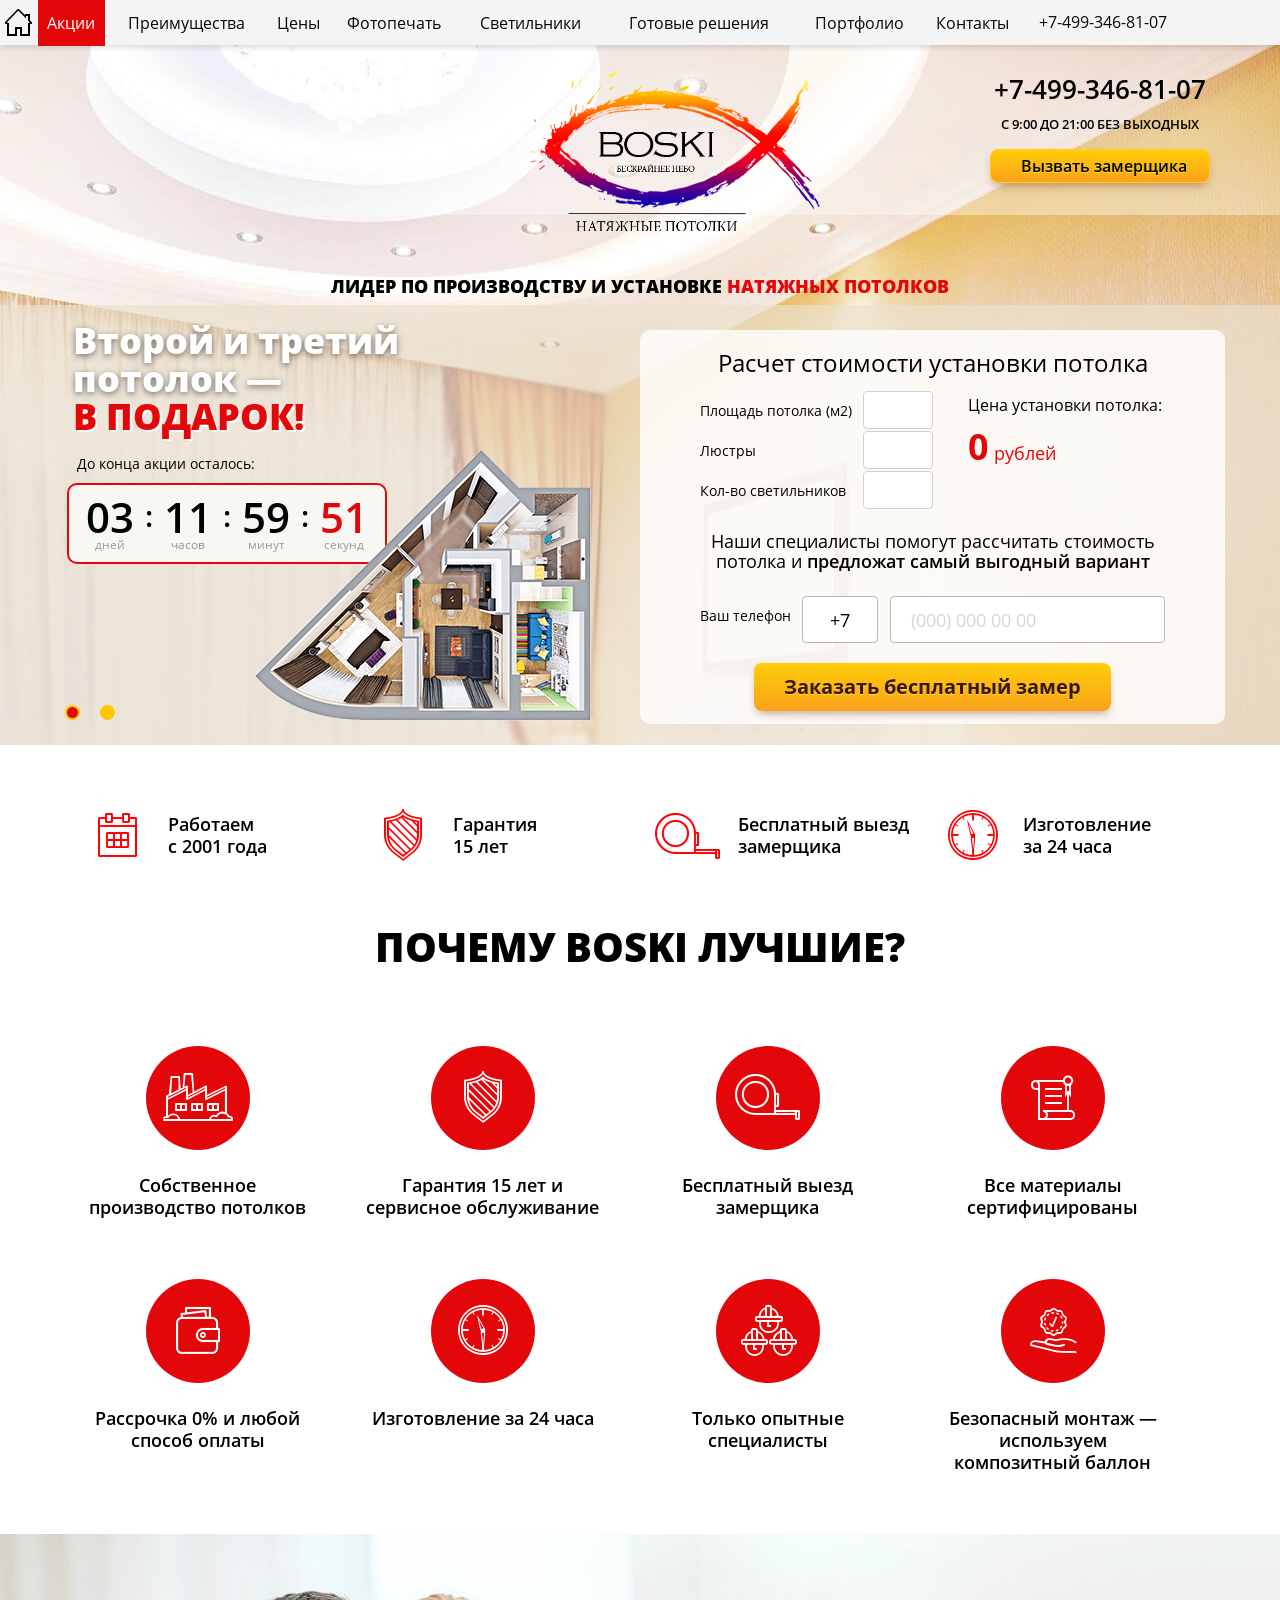
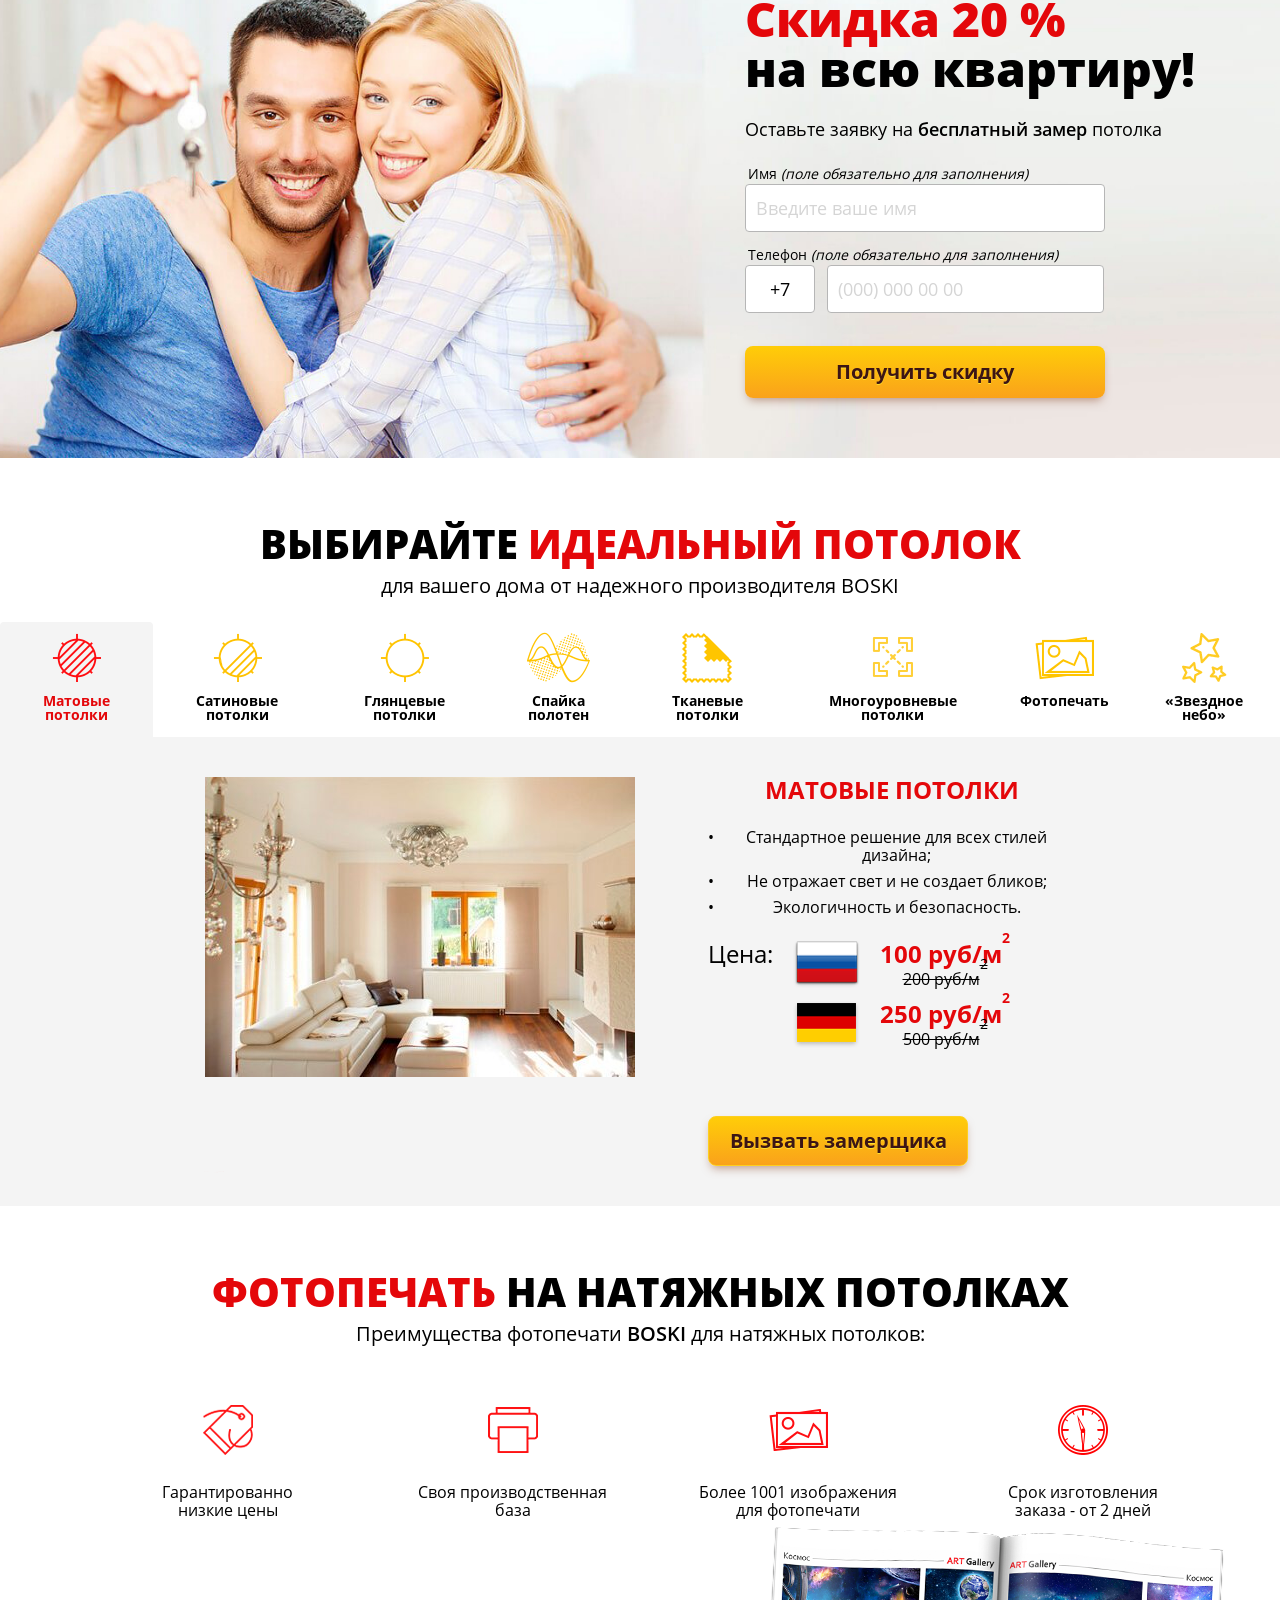
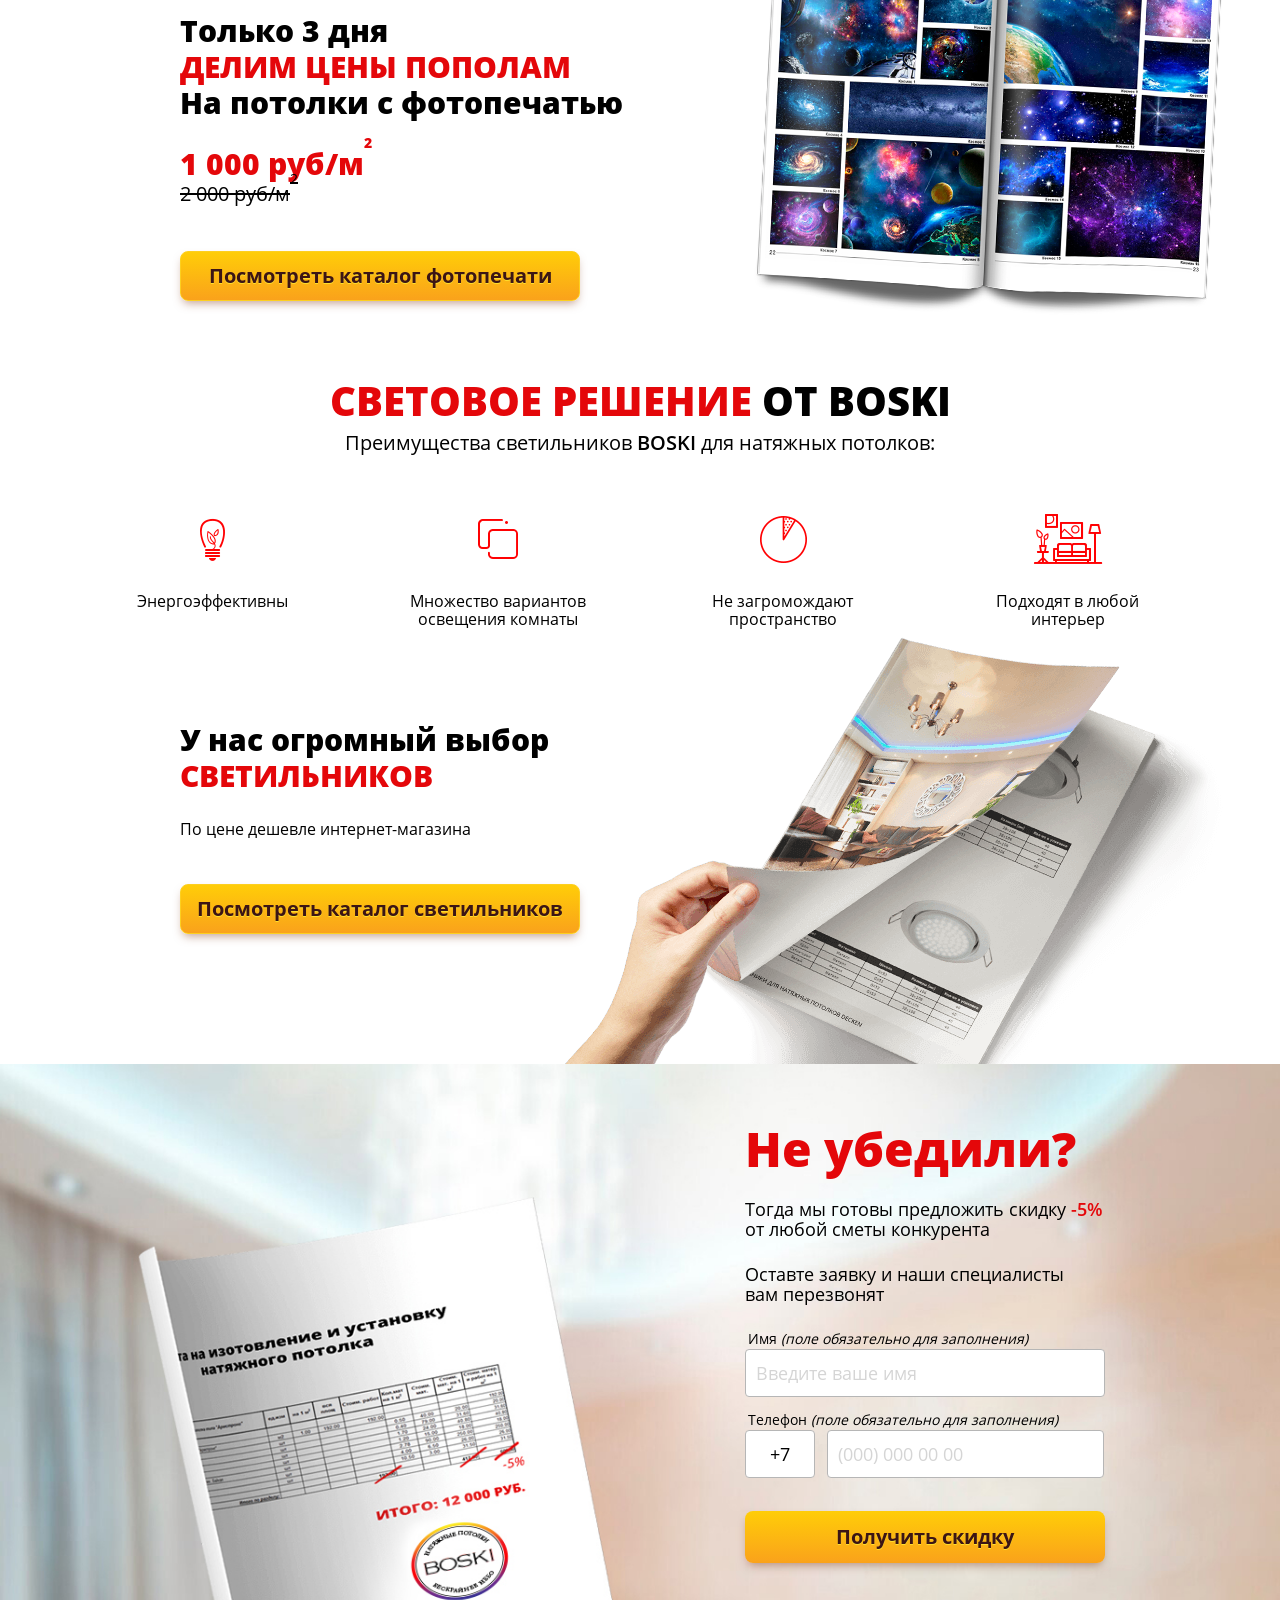
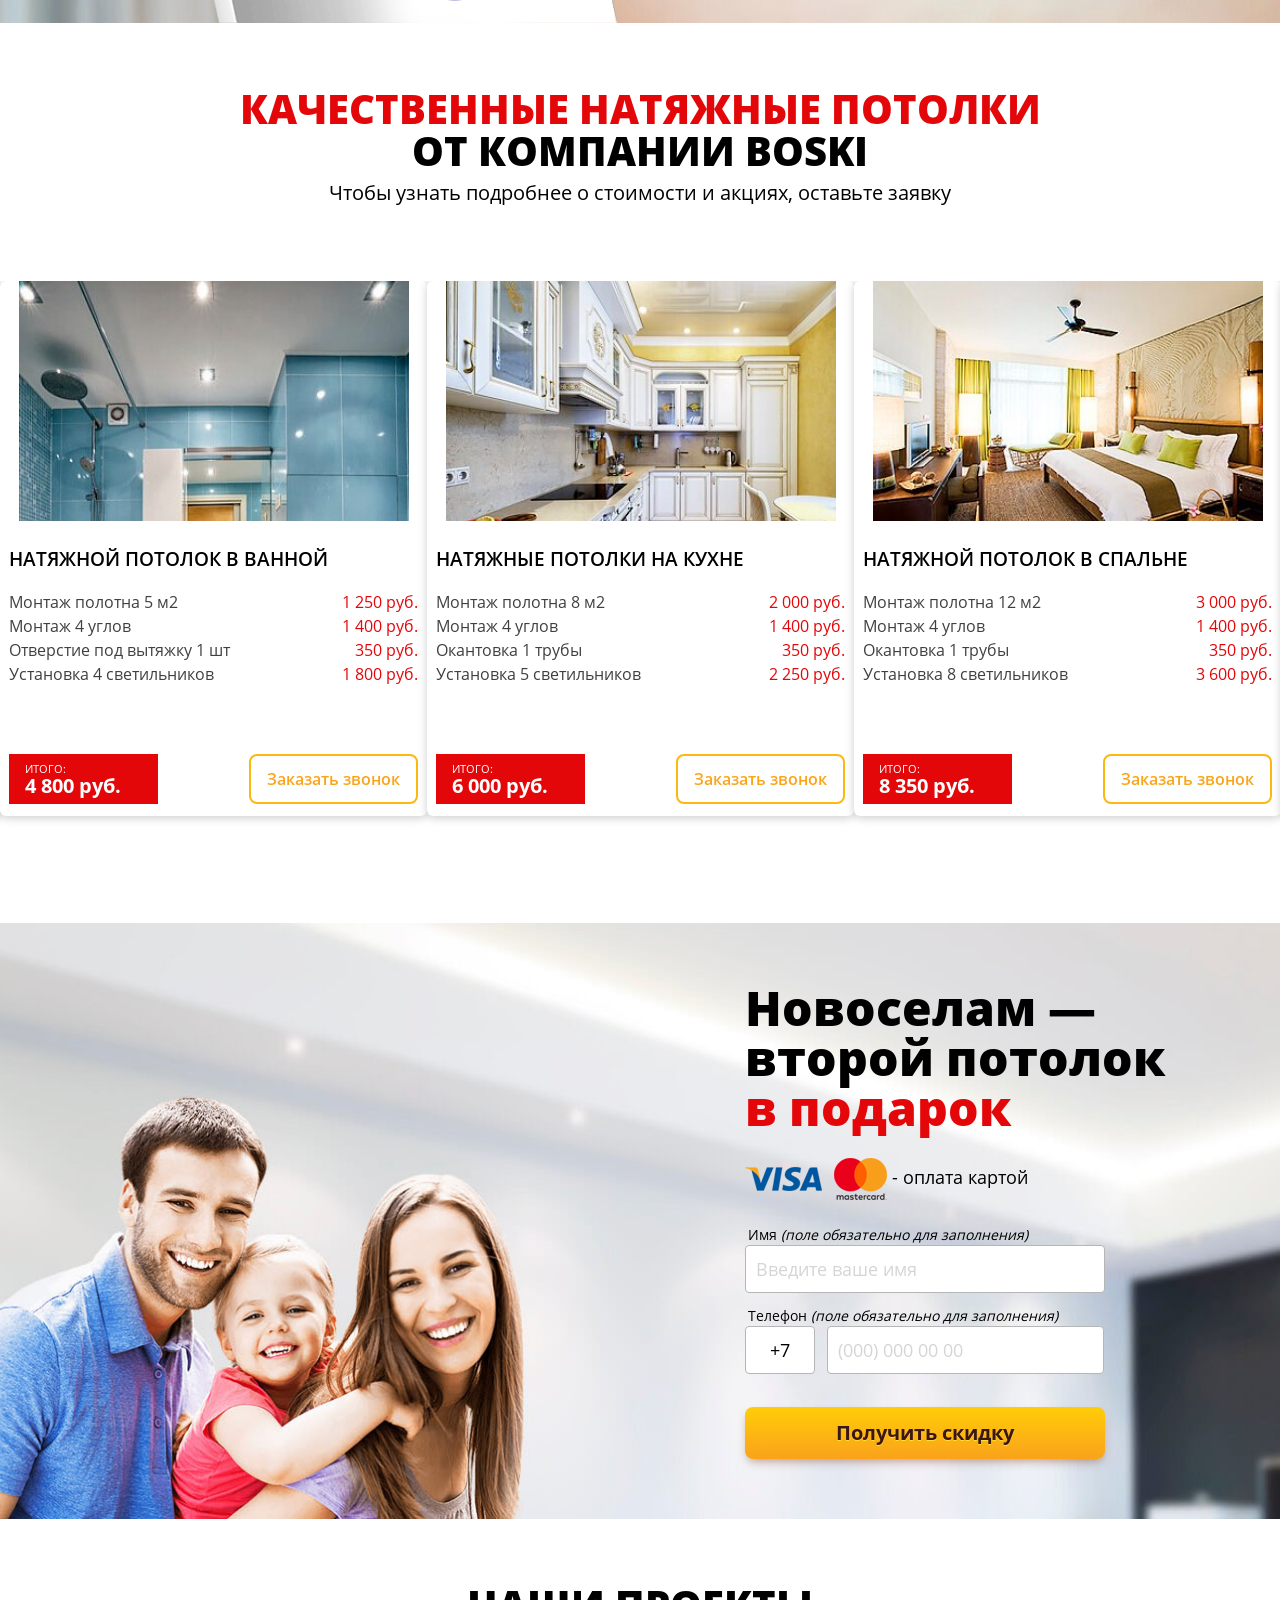
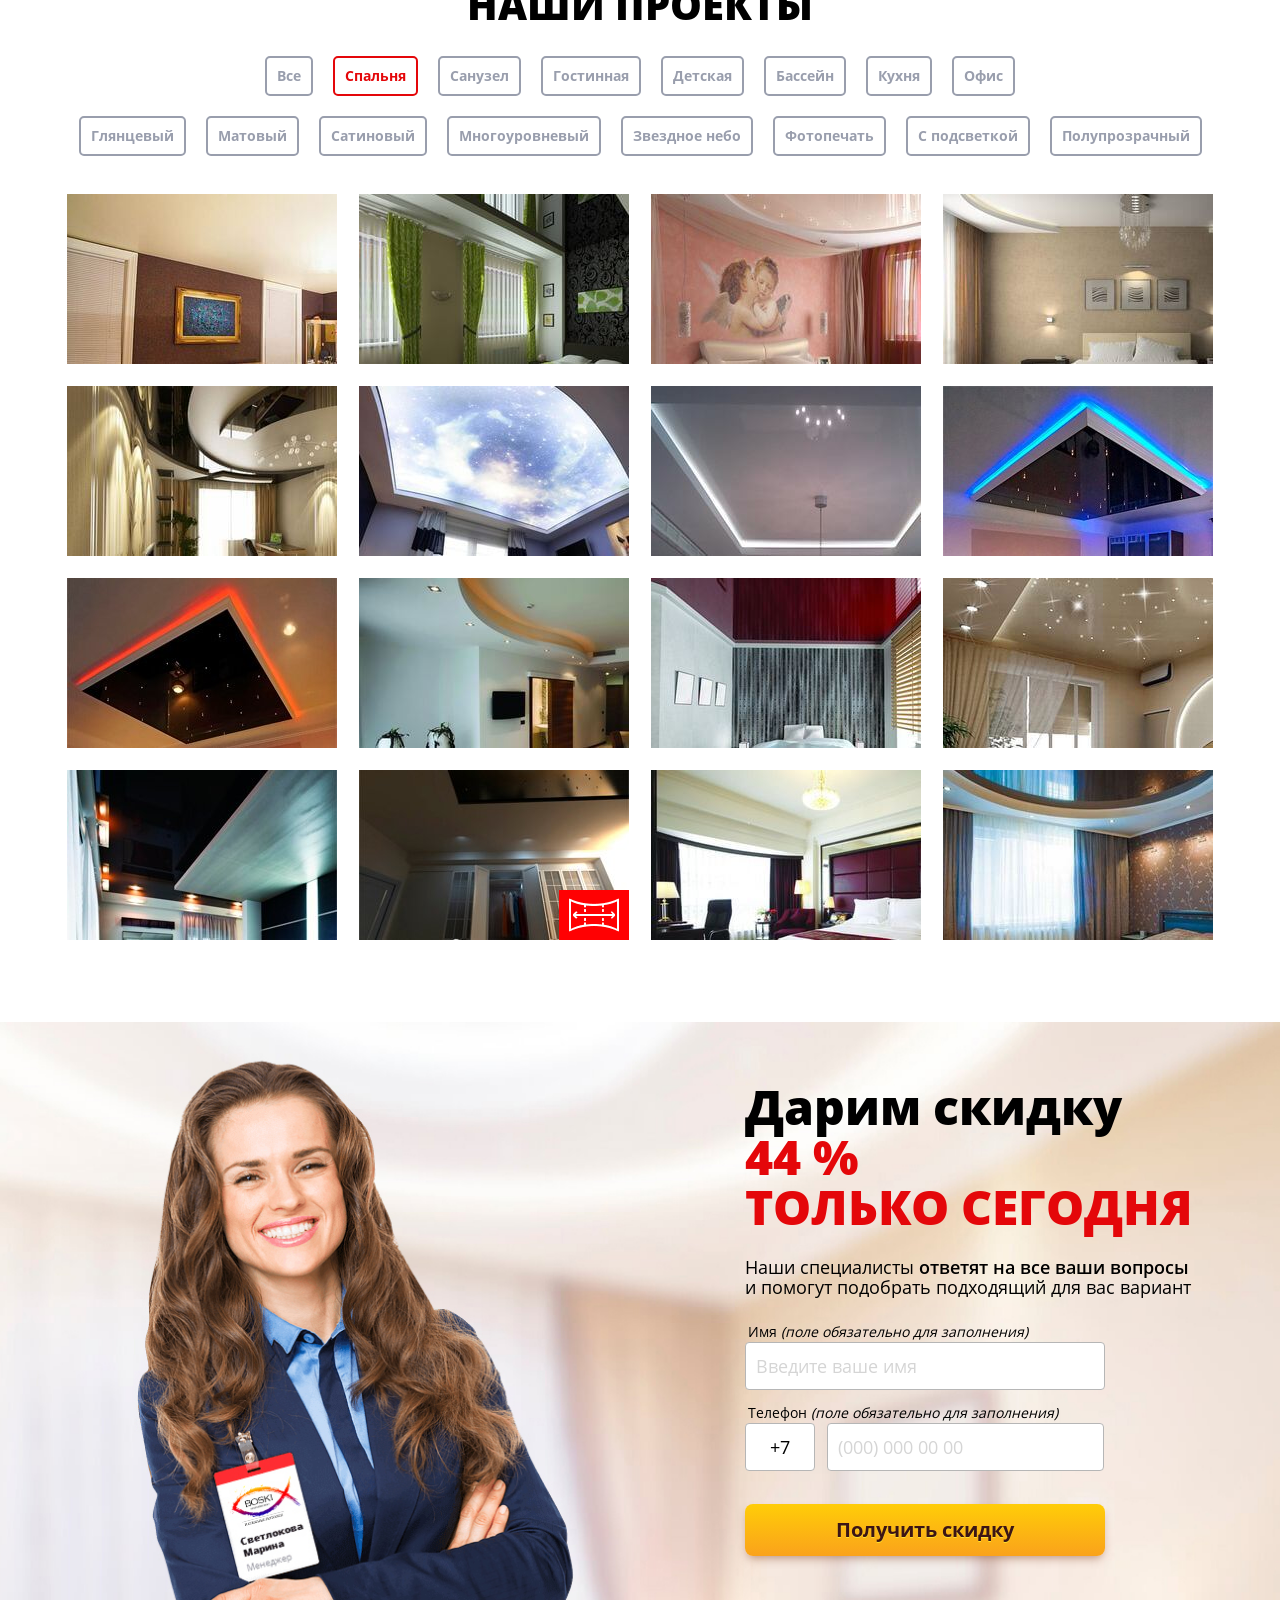
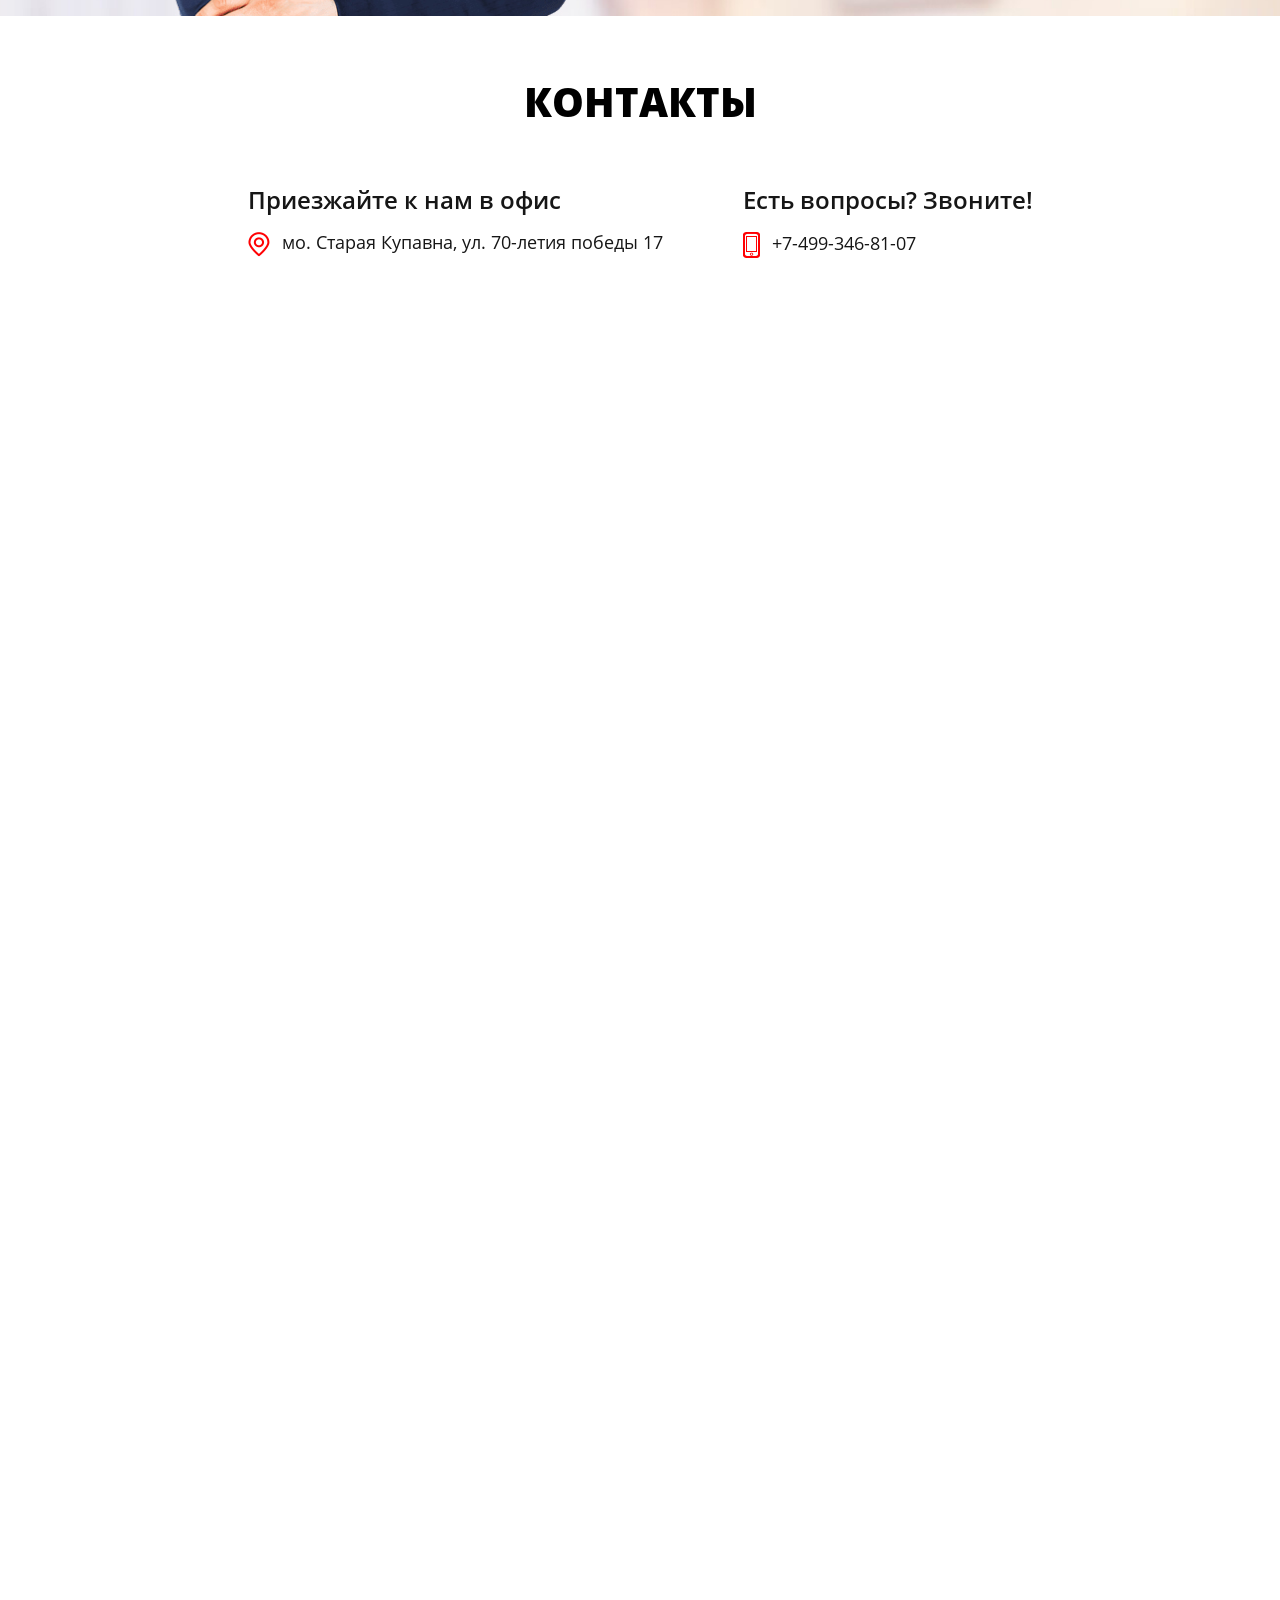
<file: example/potolki/index.html>
﻿<!DOCTYPE html>
<html lang="ru">
<head>
<meta charset="utf-8">
<title>BOSKI Бескрайнее небо Натяжные потолки </title>
<link rel="icon" type="image/x-icon" href="favicon.ico">
<link rel="shortcut icon" type="image/x-icon" href="favicon.ico">
<link rel="stylesheet" href="css/bootstrap.min.css">
<link rel="stylesheet" href="css/slick.css">
<link rel="stylesheet" href="css/slick-theme.css">
<link rel="stylesheet" href="css/reset.css">
<link rel="stylesheet" href="css/owl.carousel.css">
<link rel="stylesheet" href="css/jquery.fancybox.css">
<link rel="stylesheet" href="css/animate.css">
<!-- <link rel="stylesheet" href="css/jquery.jscrollpane.css"> -->
<!-- <link rel="stylesheet" href="css/slick.css">'; -->
<link rel="stylesheet" href="css/slicknav.css">

<link rel="stylesheet" href="css/style.css?v1.1.6">


</head>
<body id="home">

<!-- End Google Tag Manager (noscript) -->

<div class="page">
	<div class="head hidden-mobile">
		<div class="wrapper">
			<div class="head__nav ">
				<a href="#home" class="_active"><img src="img/home_ico.png" alt=""></a>
				<a href="#promo">Акции</a>
				<a href="#advantages">Преимущества</a>
				<a href="#catalog">Цены</a>
				<a href="#printing">Фотопечать</a>
				<a href="#lights">Светильники</a>
				<a href="#project">Готовые решения</a>
				<a href="#portfolio">Портфолио</a>
				<a href="#contacts">Контакты</a>
			</div>
			<div class="head__phone">
				<a href="tel:+74993468107">+7-499-346-81-07</a>
			</div>			
			<div class="head__info">
				<span>Многоканальный</span>
				<p class="call_phone_1"><a href="tel:+74993468107">+7-499-346-81-07</a></p>
				<a href="#" id="callb" class="js-open">Заказать звонок</a>
			</div>
		</div>
	</div>
	
	<div class="content">
		<div class="promo" id="promo">
			<div class="wrapper container">
				<!-- <div class="promo__time">
					<img src="img/guaranty-icon.png" alt="">
					<a href="#que" class="btn js-open">Задать вопрос</a>
				</div> -->
				<div class="row">
					<a href="index.html" class="col-xs-8 logo-wraper"><span class="logo"></span></a>

					<div class="promo__phone col-xs-3">
						<p class="call_phone_1"><a href="tel:+74993468107">+7-499-346-81-07</a></p>
						<span>с 9:00 до 21:00 без выходных</span>
						<a href="#" class="btn js-open feedb">Вызвать замерщика</a>
					</div>
				</div>

				<h1>Лидер по производству и установке <span>натяжных потолков</span></h1>
				<div class="promo__wrap _clear" id="promo">
				<link rel="stylesheet" href="css/slicknav.css">
					<ul class="slider pc hidden-mobile">						<li class="slider__item _n1">
							<div class="offer">
								<h4>Второй и третий<br> потолок —<br><span>В ПОДАРОК!</span></h4>
								<div class="countdown">
									<p>До конца акции осталось:</p>
									<ul id="countdown1"></ul>
								</div>
								<div class="offer__img _stamp"></div>
							</div>
						</li>
												<li class="slider__item _n3">
							<div class="offer">
								<h4>Горячая <span>СКИДКА</span><br>до <span>85%</span><br>на потолки ПВХ<br></h4>
								<div class="countdown">
									<p>До конца акции осталось:</p>
									<ul id="countdown2"></ul>
								</div>
								<div class="offer__img"></div>
							</div>
						</li>
											</ul>
					<div class="calc">
						<div class="calc__wrap">
							<h4>Расчет стоимости установки потолка</h4>
							<form class="bid js-form" action="mailer/smart.php" method="post" enctype="multipart/form-data">
								<input type="hidden" name="DATA[TITLE]" value="Заявка с сайта (калькулятор)">
								<input type="hidden" class="f_type" name="f_type" value="calc">
								<div class="calc__wrap__cell">
									<div class="box _clear">
										<label for="f_area">Площадь потолка (м2)</label>
										<input type="text" class="AREA required" name="AREA" value="" autocomplete="off">
									</div>
									<div class="box _clear">
										<label for="f_angle">Люстры</label>
										<input type="text" class="ANGLE required" name="ANGLE" value="" autocomplete="off">
									</div>
									<div class="box _clear">
										<label for="f_lights">Кол-во светильников</label>
										<input type="text" class="LIGHTS required" name="LIGHTS" value="" autocomplete="off">
									</div>
								</div>
								<div class="calc__wrap__cell _pd">
									<p>Цена установки потолка:</p>
									<p class="price"><span>0</span> рублей</p>
									<input type="hidden" class="SUMM" name="SUMM" value="">
									<!--p class="discount"><b>1 488</b> рублей/месяц<span class="_red">*</span></p>
									<span><span class="_red">*</span>При оплате в рассрочку.</span-->
								</div>
								<p>Наши специалисты помогут рассчитать стоимость<br> потолка и <b>предложат самый выгодный вариант</b></p>
								<label for="f_phone">Ваш телефон</label>
								<input type="text" class="PHONE_WORK required _full" name="phone" id="phonem" value="" placeholder="(000) 000 00 00" autocomplete="off" required>
								<input type="text" class="_short" value="+7" readonly>
								<input type="submit" class="btn" value="Заказать бесплатный замер">
							</form>
						</div>
					</div>
				</div>
			</div>
		</div>
		<div class="container">
			<ul class="plus row">
				<li class="_n1 col-xs-6 col-md-3"><p>Работаем<br> с 2001 года</p></li>
				<li class="_n2 col-xs-6 col-md-3"><p>Гарантия<br> 15 лет</p></li>
				<li class="_n3 col-xs-6 col-md-3"><p>Бесплатный выезд<br> замерщика</p></li>
				<li class="_n4 col-xs-6 col-md-3"><p>Изготовление<br> за 24 часа</p></li>
			</ul>
		</div>
		<div class="section" id="advantages">
			<h2>Почему BOSKI лучшие?</h2>
			<div class="wrapper container">
				<ul class="advantages row">
					<li class="_n1 col-xs-6 col-lg-3"><span></span><p>Собственное производство потолков</p></li>
					<li class="_n2 col-xs-6 col-lg-3"><span></span><p>Гарантия 15 лет и сервисное обслуживание</p></li>
					<li class="_n3 col-xs-6 col-lg-3"><span></span><p>Бесплатный выезд замерщика</p></li>
					<li class="_n4 col-xs-6 col-lg-3"><span></span><p>Все материалы сертифицированы</p></li>
					<li class="_n5 col-xs-6 col-lg-3"><span></span><p>Рассрочка 0% и любой способ оплаты</p></li>
					<li class="_n6 col-xs-6 col-lg-3""><span></span><p>Изготовление за 24 часа</p></li>
					<li class="_n7 col-xs-6 col-lg-3""><span></span><p>Только опытные специалисты</p></li>
					<li class="_n8 col-xs-6 col-lg-3""><span></span><p>Безопасный монтаж — используем композитный баллон</p></li>
				</ul>
			</div>
		</div>
	
		<div class="banner _n1">
			<div class="wrapper container">
				<form class="bid js-form" action="mailer/smart.php" method="post" enctype="multipart/form-data">
					<input type="hidden" name="DATA[TITLE]" value="Заявка с сайта">
					<h4><span>Скидка 20 %</span><br> на всю квартиру!</h4>
					<p>Оставьте заявку на <b>бесплатный замер</b> потолка</p>
					<label for="">Имя <i>(поле обязательно для заполнения)</i></label>
					<input type="text" class="NAME required" name="name" placeholder="Введите ваше имя" value="" required>
					<label for="">Телефон <i>(поле обязательно для заполнения)</i></label>
					<input type="text" class="_short" value="+7" readonly>
					<input type="text" class="PHONE_WORK required _full" name="phone" id="phonem" value="" placeholder="(000) 000 00 00" autocomplete="off" required>
					<input type="submit" class="btn" value="Получить скидку">
				</form>
			</div>
		</div>
		
		<div class="section" id="catalog">
			<h2>Выбирайте <span>идеальный потолок</span></h2>
			<p>для вашего дома от надежного производителя BOSKI</p>
			<div class="catalog">
				<div class="wrapper">
					<ul class="catalog__nav">
						<li class="_n2 _active" data-href="#cat1" id="two"><p>Матовые потолки</p></li>
						<li class="_n4" data-href="#cat2"><p>Сатиновые потолки</p></li>
						<li class="_n1" data-href="#cat3"><p>Глянцевые потолки</p></li>
						<li class="_n7" data-href="#cat4"><p>Спайка полотен</p></li>
						<li class="_n8" data-href="#cat5"><p>Тканевые потолки</p></li>
						<li class="_n5" data-href="#cat6"><p>Многоуровневые потолки</p></li>
						<li class="_n3" data-href="#cat7"><p>Фотопечать</p></li>
						<li class="_n6" data-href="#cat8"><p>«Звездное небо»</p></li>
					</ul>
				</div>
				<div class="catalog__wrap">
					<div class="wrapper">
						<div class="catalog__hide" id="cat1" style="display: block">
							<div class="img _stamp" style="background-image: url(img/cat_2.jpg)"></div>
							<div class="descr">
								<h4>Матовые потолки</h4>
								<ul>
									<li>Стандартное решение для всех стилей дизайна;</li>
									<li>Не отражает свет и не создает бликов;</li>
									<li>Экологичность и безопасность.</li>
								</ul>
								<div class="descr__price _top">
									<table>
										<tr>
											<td>Цена:</td>
											<td><img src="img/rus_flag.png" alt="Россия"></td>
											<td><b>100 руб/м<sup>2</sup></b><br><span>200 руб/м<sup>2</sup></span></td>
										</tr>
										<tr>
											<td></td>
											<td><img src="img/germany-flag.png" alt="Германия"></td>
											<td><b>250 руб/м<sup>2</sup></b><br><span>500 руб/м<sup>2</sup></span></td>
										</tr>
									</table>
								</div>
								<a href="#"  class="feedb btn  js-open">Вызвать замерщика</a>
							</div>
						</div>
						<div class="catalog__hide" id="cat2" style="display: none">
							<div class="img _stamp" style="background-image: url(img/cat_4.jpg)"></div>
							<div class="descr">
								<h4>Сатиновые потолки</h4>
								<ul>
									<li>Визуально похожи на сатиновую ткань;</li>
									<li>Создают незначительный блеск;</li>
									<li>Подходят под классический стиль.</li>
								</ul>
								<div class="descr__price _top">
									<table>
										<tr>
											<td>Цена:</td>
											<td><img src="img/rus_flag.png" alt="Россия"></td>
											<td><b>100 руб/м<sup>2</sup></b><br><span>200 руб/м<sup>2</sup></span></td>
										</tr>
										<tr>
											<td></td>
											<td><img src="img/germany-flag.png" alt="Германия"></td>
											<td><b>250 руб/м<sup>2</sup></b><br><span>500 руб/м<sup>2</sup></span></td>
										</tr>
									</table>
								</div>
								<a href="#" class="feedb btn js-open">Вызвать замерщика</a>
							</div>
						</div>
						<div class="catalog__hide" id="cat3" style="display: none">
							<div class="img _stamp" style="background-image: url(img/cat_1.jpg)"></div>
							<div class="descr">
								<h4>Глянцевые потолки</h4>
								<ul>
									<li>Гладкая поверхность с ярким блеском;</li>
									<li>Зрительное увеличение пространства;</li>
									<li>Идеально подходит не только для жилых помещений, но и для общественных мест.</li>
								</ul>
								<div class="descr__price _top">
									<table>
										<tr>
											<td>Цена:</td>
											<td><img src="img/rus_flag.png" alt="Россия"></td>
											<td><b>100 руб/м<sup>2</sup></b><br><span>200 руб/м<sup>2</sup></span></td>
										</tr>
										<tr>
											<td></td>
											<td><img src="img/germany-flag.png" alt="Германия"></td>
											<td><b>250 руб/м<sup>2</sup></b><br><span>500 руб/м<sup>2</sup></span></td>
										</tr>
									</table>
								</div>
								<a href="#"  class="feedb btn js-open">Вызвать замерщика</a>
							</div>
						</div>
						<div class="catalog__hide" id="cat4" style="display: none">
							<div class="img _stamp" style="background-image: url(img/cat_7.jpg)"></div>
							<div class="descr">
								<h4>Спайка полотен</h4>
								<ul>
									<li>Спайка может быть прямой и криволинейной;</li>
									<li>Позволяет комбинировать на одном полотне разные цвета и фактуры;</li>
									<li>Удачно имитирует многоуровневый потолок;</li>
									<li>Разделяет комнату на зоны без потери высоты;</li>
									<li>Подчеркивает индивидуальность помещения.</li>
								</ul>
								<div class="descr__price">Цена <b>1 550 руб/м.п.</b></div>
								<a href="#" class="feedb btn js-open">Вызвать замерщика</a>
							</div>
						</div>
						<div class="catalog__hide" id="cat5" style="display: none">
							<div class="img _stamp" style="background-image: url(img/cat_8.jpg)"></div>
							<div class="descr">
								<h4>Тканевые потолки</h4>
								<ul>
									<li>Устойчивость к перепадам температур, тканевый потолок выдерживает диапазон температур от -40 до + 80 градусов Цельсия.</li>
								</ul>
								<div class="descr__price _middle">
									<table>
										<tr>
											<td>Цена:</td>
											<td><img src="img/descor-icon.png" alt=""></td>
											<td><b>400 руб/м<sup>2</sup></b></td>
										</tr>
										<tr>
											<td></td>
											<td><img src="img/clipso-icon.png" alt=""></td>
											<td><b>800 руб/м<sup>2</sup></b></td>
										</tr>
									</table>
								</div>
								<a href="#" class="feedb btn js-open">Вызвать замерщика</a>
							</div>
						</div>
						<div class="catalog__hide" id="cat6" style="display: none">
							<div class="img _stamp" style="background-image: url(img/cat_5.jpg)"></div>
							<div class="descr">
								<h4>Многоуровневые потолки</h4>
								<ul>
									<li>Позволяют скрыть деффекты и неровности;</li>
									<li>Дают неограниченные возможности для дизайна.</li>
								</ul>
								<div class="descr__price">Цена <b>1 500 руб/м.п.</b></div>
								<a href="#" class="feedb btn js-open">Вызвать замерщика</a>
							</div>
						</div>
						<div class="catalog__hide" id="cat7" style="display: none">
							<div class="img _stamp" style="background-image: url(img/cat_3.jpg)"></div>
							<div class="descr">
								<h4>Фотопечать</h4>
								<ul>
									<li>Высокое разрешение печати позволяет наносить любой рисунок;</li>
									<li>Печать возможна на все виды потолков;</li>
									<li>Оригинальное художественное решение в вашем доме.</li>
								</ul>
								<div class="descr__price">Цена <b>1 000 руб/м<sup>2</sup></b> <span>2 000 руб/м<sup>2</sup></span></div>
								<a href="#" class="feedb btn js-open">Вызвать замерщика</a>
							</div>
						</div>
						<div class="catalog__hide" id="cat8" style="display: none">
							<div class="img _stamp" style="background-image: url(img/cat_6.jpg)"></div>
							<div class="descr">
								<h4>«Звездное небо»</h4>
								<ul>
									<li>Уникальный дизайн потолка;</li>
									<li>Невероятная схожесть с естественным звездным небом;</li>
									<li>Все комплектующие собственного производства.</li>
								</ul>
								<div class="descr__price">Цена от <b>3 450 руб/м<sup>2</sup></b></div>
								<a href="#" class="feedb btn js-open">Вызвать замерщика</a>
							</div>
						</div>
					</div>
				</div>
			</div>
		</div>
		
		<div class="section printing" id="printing">
			<h2><span>Фотопечать</span> на натяжных потолках</h2>
			<p>Преимущества фотопечати <b>BOSKI</b> для натяжных потолков:</p>
			<div class="wrapper container">
				<div class="container">	
					<ul class="printing__plus row">
						<li class="_n1 col-xs-6 col-md-3"><p>Гарантированно<br> низкие цены</p></li>
						<li class="_n2 col-xs-6 col-md-3"><p>Своя производственная<br> база</p></li>
						<li class="_n3 col-xs-6 col-md-3"><p>Более 1001 изображения<br> для фотопечати</p></li>
						<li class="_n4 col-xs-6 col-md-3"><p>Срок изготовления<br> заказа - от 2 дней</p></li>
					</ul>
				</div>
				<div class="printing__descr">
					<h4>Только 3 дня<br><span>ДЕЛИМ ЦЕНЫ ПОПОЛАМ</span><br>На потолки с фотопечатью</h4>
					<p><strong>1 000 руб/м<sup>2</sup></strong> <span>2 000 руб/м<sup>2</sup></span></p>
					<a href="#" class="btn catalogs">Посмотреть каталог фотопечати</a><br>
					<!--<a href="#feed" class="btn js-open">Вызвать замерщика</a>-->
				</div>
				<div class="printing__img"></div>
			</div>
		</div>
		
		<div class="section lights" id="lights">
			<h2><span>Световое решение</span> от BOSKI</h2>
			<p>Преимущества светильников <b>BOSKI</b> для натяжных потолков:</p>
			<div class="wrapper container">
				<ul class="lights__plus row">
					<li class="_n1 col-xs-6 col-lg-3"><p>Энергоэффективны</p></li>
					<li class="_n2 col-xs-6 col-lg-3"><p>Множество вариантов<br> освещения комнаты</p></li>
					<li class="_n3 col-xs-6 col-lg-3"><p>Не загромождают<br> пространство</p></li>
					<li class="_n4 col-xs-6 col-lg-3"><p>Подходят в любой<br> интерьер</p></li>
				</ul>
				<div class="lights__descr">
					<h4>У нас огромный выбор<br><span>СВЕТИЛЬНИКОВ</span></h4>
										<p>По цене дешевле интернет-магазина</p>
					<a href="#" class="btn js-open catalogs">Посмотреть каталог светильников</a>
				</div>
				<div class="lights__img"></div>
			</div>
		</div>
		
		<div class="banner _n2">
			<div class="wrapper container">
				<!-- <div class="img"></div> -->
				<form class="bid js-form" action="mailer/smart.php" method="post" enctype="multipart/form-data">
					<input type="hidden" name="DATA[TITLE]" value="Заявка с сайта">
					<h4><span>Не убедили?</span></h4>
					<p>Тогда мы готовы предложить скидку <b class="_red">-5%</b><br> от любой сметы конкурента</p>
					<p>Оставте заявку и наши специалисты<br> вам перезвонят</p>
										<label for="">Имя <i>(поле обязательно для заполнения)</i></label>
					<input type="text" class="NAME required" name="name" placeholder="Введите ваше имя" value="" required>
					<label for="">Телефон <i>(поле обязательно для заполнения)</i></label>
					<input type="text" class="_short" value="+7" readonly>
					<input type="text" class="PHONE_WORK required _full" name="phone" id="phonem" value="" placeholder="(000) 000 00 00" autocomplete="off" required>
					<input type="submit" class="btn" value="Получить скидку">
				</form>
			</div>
		</div>
		
		<div class="section" id="project"><!-- todo: Убрать hidden-mobile -->
			<h2><span>Качественные натяжные потолки</span><br> от компании BOSKI</h2>
			<p>Чтобы узнать подробнее о стоимости и акциях, оставьте заявку</p>
			<div class="wrapper">
				<div class="project">
				<div class="project_slider">					
					<div class="project__item">
						<div class="img" style="background-image: url(img/pr_1.jpg)"></div>
						<div class="descr _clear">
							<h4>Натяжной потолок в ванной</h4>
							<ul class="_clear">
								<li><p>Монтаж полотна 5 м2</p><span>1 250 руб.</span></li>
								<li><p>Монтаж 4 углов</p><span>1 400 руб.</span></li>
								<li><p>Отверстие под вытяжку 1 шт</p><span>350 руб.</span></li>
								<li><p>Установка 4 светильников</p><span>1 800 руб.</span></li>
							</ul>
							<div class="descr__summ">
								<p>ИТОГО:</p>
								<p><b>4 800 руб.</b></p>
							</div>
							<a href="#" class="callb js-open" id="js-open">Заказать звонок</a>
						</div>
					</div>
					<div class="project__item">
						<div class="img" style="background-image: url(img/pr_2.jpg)"></div>
						<div class="descr _clear">
							<h4>Натяжные потолки на кухне</h4>
							<ul class="_clear">
								<li><p>Монтаж полотна 8 м2</p><span>2 000 руб.</span></li>
								<li><p>Монтаж 4 углов</p><span>1 400 руб.</span></li>
								<li><p>Окантовка 1 трубы</p><span>350 руб.</span></li>
								<li><p>Установка 5 светильников</p><span>2 250 руб.</span></li>
							</ul>
							<div class="descr__summ">
								<p>ИТОГО:</p>
								<p><b>6 000 руб.</b></p>
							</div>
							<a href="#" class="callb js-open"  id="js-open">Заказать звонок</a>
						</div>
					</div>
					<div class="project__item">
						<div class="img" style="background-image: url(img/pr_3.jpg)"></div>
						<div class="descr _clear">
							<h4>Натяжной потолок в спальне</h4>
							<ul class="_clear">
								<li><p>Монтаж полотна 12 м2</p><span>3 000 руб.</span></li>
								<li><p>Монтаж 4 углов</p><span>1 400 руб.</span></li>
								<li><p>Окантовка 1 трубы</p><span>350 руб.</span></li>
								<li><p>Установка 8 светильников</p><span>3 600 руб.</span></li>
							</ul>
							<div class="descr__summ">
								<p>ИТОГО:</p>
								<p><b>8 350 руб.</b></p>
							</div>
							<a href="#" class="callb js-open" id="js-open">Заказать звонок</a>
						</div>
					</div>
					<div class="project__item">
						<div class="img" style="background-image: url(img/pr_4.jpg)"></div>
						<div class="descr _clear">
							<h4>Натяжной потолок в детской</h4>
							<ul class="_clear">
								<li><p>Монтаж полотна 15 м2</p><span>3 750 руб.</span></li>
								<li><p>Монтаж 4 углов</p><span>1 400 руб.</span></li>
								<li><p>Окантовка 1 трубы</p><span>350 руб.</span></li>
								<li><p>Установка 6 светильников</p><span>2 700 руб.</span></li>
								<li><p>Установка 1 люстры</p><span>500 руб.</span></li>
							</ul>
							<div class="descr__summ">
								<p>ИТОГО:</p>
								<p><b>8 700 руб.</b></p>
							</div>
							<a href="#" class="callb js-open" id="js-open">Заказать звонок</a>
						</div>
					</div>
					<div class="project__item">
						<div class="img" style="background-image: url(img/pr_5.jpg)"></div>
						<div class="descr _clear">
							<h4>Натяжной потолок в гостиной</h4>
							<ul class="_clear">
								<li><p>Монтаж полотна 20 м2</p><span>5 000 руб.</span></li>
								<li><p>Монтаж 4 углов</p><span>1 400 руб.</span></li>
								<li><p>Окантовка 1 трубы</p><span>350 руб.</span></li>
								<li><p>Установка 10 светильников</p><span>4 500 руб.</span></li>
								<li><p>Установка 1 люстры</p><span>500 руб.</span></li>
							</ul>
							<div class="descr__summ">
								<p>ИТОГО:</p>
								<p><b>11 750 руб.</b></p>
							</div>
							<a href="#" class="callb js-open" id="js-open">Заказать звонок</a>
						</div>
					</div>
					<div class="project__item">
						<div class="img" style="background-image: url(img/pr_6.jpg)"></div>
						<div class="descr _clear">
							<h4>Натяжной потолок в студии</h4>
							<ul class="_clear">
								<li><p>Монтаж полотна 35 м2</p><span>8 750 руб.</span></li>
								<li><p>Монтаж 6 углов</p><span>2 100 руб.</span></li>
								<li><p>Окантовка 2 труб</p><span>700 руб.</span></li>
								<li><p>Установка 1 люстры</p><span>500 руб.</span></li>
								<li><p>Установка 15 светильников</p><span>6 750 руб.</span></li>
							</ul>
							<div class="descr__summ">
								<p>ИТОГО:</p>
								<p><b>18 800 руб.</b></p>
							</div>
							<a href="#" class="callb js-open" id="js-open">Заказать звонок</a>
						</div>
					</div>
					<div class="project__item">
						<div class="img" style="background-image: url(img/pr_7.jpg)"></div>
						<div class="descr _clear">
							<h4>Натяжные потолки в бассейн</h4>
							<ul class="_clear">
								<li><p>Монтаж полотна 45 м2</p><span>11 250 руб.</span></li>
								<li><p>Монтаж 12 углов</p><span>1 400 руб.</span></li>
								<li><p>Отверстие под вытяжку 4 шт</p><span>1 400 руб.</span></li>
								<li><p>Установка 20 светильников</p><span>9 000 руб.</span></li>
							</ul>
							<div class="descr__summ">
								<p>ИТОГО:</p>
								<p><b>23 050 руб.</b></p>
							</div>
							<a href="#" class="callb js-open">Заказать звонок</a>
						</div>
					</div>
					<div class="project__item">
						<div class="img" style="background-image: url(img/pr_8.jpg)"></div>
						<div class="descr _clear">
							<h4>Натяжные потолки для офиса</h4>
							<ul class="_clear">
								<li><p>Монтаж полотна 60 м2</p><span>15 000 руб.</span></li>
								<li><p>Монтаж 12 углов</p><span>4 200 руб.</span></li>
								<li><p>Установка 10 пожарных датчиков</p><span>3 000 руб.</span></li>
								<li><p>Установка 30 светильников</p><span>13 500 руб.</span></li>
							</ul>
							<div class="descr__summ">
								<p>ИТОГО:</p>
								<p><b>35 700 руб.</b></p>
							</div>
							<a href="#" class="callb js-open">Заказать звонок</a>
						</div>
					</div>
					<div class="project__item">
						<div class="img" style="background-image: url(img/pr_9.jpg)"></div>
						<div class="descr _clear">
							<h4>натяжные потолки в ресторан</h4>
							<ul class="_clear">
								<li><p>Монтаж полотна 80 м2</p><span>20 000 руб.</span></li>
								<li><p>Монтаж 15 углов</p><span>5 250 руб.</span></li>
								<li><p>Установка 10 пожарных датчиков</p><span>3 000 руб.</span></li>
								<li><p>Установка 3 люстр</p><span>1 500 руб.</span></li>
								<li><p>Установка 35 светильников</p><span>15 750 руб.</span></li>
							</ul>
							<div class="descr__summ">
								<p>ИТОГО:</p>
								<p><b>45 500 руб.</b></p>
							</div>
							<a href="#" class="callb js-open">Заказать звонок</a>
						</div>
					</div>
					<div class="project__item">
						<div class="img" style="background-image: url(img/pr_10.jpg)"></div>
						<div class="descr _clear">
							<h4>Натяжной потолок в коттедже</h4>
							<ul class="_clear">
								<li><p>Монтаж полотна 150 м2</p><span>37 500 руб.</span></li>
								<li><p>Монтаж 20 углов</p><span>7 000 руб.</span></li>
								<li><p>Окантовка 10 труб</p><span>3 500 руб.</span></li>
								<li><p>Отверстие под вытяжку 3 шт</p><span>1 050 руб.</span></li>
								<li><p>Установка 5 люстр</p><span>2 500 руб.</span></li>
								<li><p>Установка 40 светильников</p><span>18 000 руб.</span></li>
							</ul>
							<div class="descr__summ">
								<p>ИТОГО:</p>
								<p><b>69 550 руб.</b></p>
							</div>
							<a href="#" class="callb js-open">Заказать звонок</a>
						</div>
					</div>
										</div>
				</div>
			</div>
		</div>
		
		<div class="banner _n3">
			<div class="wrapper container">
				<!-- <div class="img"></div>  -->
				<form class="bid js-form" action="mailer/smart.php" method="post" enctype="multipart/form-data">
					<input type="hidden" name="DATA[TITLE]" value="Заявка с сайта">
					<h4>Новоселам —<br> второй потолок<br><span>в подарок</span></h4>
					<p><img src="img/visa-master.png" alt="" style="display: inline-block; vertical-align: middle;"> - оплата картой</p>
										<label for="">Имя <i>(поле обязательно для заполнения)</i></label>
					<input type="text" class="NAME required" name="name" placeholder="Введите ваше имя" value="" required>
					<label for="">Телефон <i>(поле обязательно для заполнения)</i></label>
					<input type="text" class="_short" value="+7" readonly>
					<input type="text" class="PHONE_WORK required _full" name="phone" id="phonem" value="" placeholder="(000) 000 00 00" autocomplete="off" required>
					<input type="submit" class="btn" value="Получить скидку">
				</form>
			</div>
		</div>
		
		<div class="section" id="portfolio">
			<div class="wrapper conatiner">
				<h2>Наши проекты</h2>
				<div class="filter">
					<fieldset>
						<button class="filter__item _active" data-filter="all">Все</button>
						<button class="filter__item " data-filter=".area2" id="one">Спальня</button>
						<button class="filter__item" data-filter=".area1">Санузел</button>
						<button class="filter__item" data-filter=".area3">Гостинная</button>
						<button class="filter__item" data-filter=".area4">Детская</button>
						<button class="filter__item" data-filter=".area5">Бассейн</button>
						<button class="filter__item" data-filter=".area6">Кухня</button>
						<button class="filter__item" data-filter=".area7">Офис</button>
					</fieldset>
					<fieldset>
						<button class="filter__item" data-filter=".type1">Глянцевый</button>
						<button class="filter__item" data-filter=".type2">Матовый</button>
						<button class="filter__item" data-filter=".type3">Сатиновый</button>
						<button class="filter__item" data-filter=".type4">Многоуровневый</button>
						<button class="filter__item" data-filter=".type5">Звездное небо</button>
						<button class="filter__item" data-filter=".type6">Фотопечать</button>
						<button class="filter__item" data-filter=".type7">С подсветкой</button>
						<button class="filter__item" data-filter=".type8">Полупрозрачный</button>
					</fieldset>
				</div>
					<div class="portfolio">					
					<a href="img/pf_1.jpg" rel="gall" class="portfolio__item js-gall all type1 type7" style="background-image: url(img/pf_1-small.jpg)"></a>
					<a href="img/pf_2.jpg" rel="gall" class="portfolio__item js-gall all type1 type5 area5" style="background-image: url(img/pf_2-small.jpg)"></a>
					<a href="img/pf_37.jpg" rel="gall" class="portfolio__item js-gall all area3 type1 type4" style="background-image: url(img/pf_37-small.jpg)"></a>				
					<a href="img/pf_3.jpg" rel="gall" class="portfolio__item js-gall all type3 area2" style="background-image: url(img/pf_3-small.jpg)"></a>
					<a href="img/pf_42.jpg" rel="gall" class="portfolio__item js-gall all area5 type5" style="background-image: url(img/pf_42-small.jpg)"></a>
					<a href="img/pf_69.jpg" rel="gall" class="portfolio__item js-gall all area6 type3" style="background-image: url(img/pf_69-small.jpg)"></a>
					<a href="img/pf_77.jpg" rel="gall" class="portfolio__item js-gall all area6 type2 type4" style="background-image: url(img/pf_77-small.jpg)"></a>
					<a href="img/pf_78.jpg" rel="gall" class="portfolio__item js-gall all area6 type1" style="background-image: url(img/pf_78-small.jpg)"></a>
					<a href="img/pf_84.jpg" rel="gall" class="portfolio__item js-gall all area7 type3 type6" style="background-image: url(img/pf_84-small.jpg)"></a>
					<a href="img/pf_47.jpg" rel="gall" class="portfolio__item js-gall all area5 type1" style="background-image: url(img/pf_47-small.jpg)"></a>
					<a href="img/pf_55.jpg" rel="gall" class="portfolio__item js-gall all area4 type3 type4 type6" style="background-image: url(img/pf_55-small.jpg)"></a>
					<a href="img/pf_99.jpg" rel="gall" class="portfolio__item js-gall all area1 type1" style="background-image: url(img/pf_99-small.jpg)"></a>
					<a href="img/pf_74.jpg" rel="gall" class="portfolio__item js-gall all area6 type1" style="background-image: url(img/pf_74-small.jpg)"></a>					
						<a href="img/3.swf" rel="gall" class="portfolio__item js-gall all area6 type1" style="background-image: url(img/pf_23-small.jpg)"><span class="_3d"></span></a>					<a href="img/pf_4.jpg" rel="gall" class="portfolio__item js-gall all type2 area1" style="background-image: url(img/pf_4-small.jpg)"></a>
					<a href="img/pf_5.jpg" rel="gall" class="portfolio__item js-gall all type6 type2 type3" style="background-image: url(img/pf_5-small.jpg)"></a>
					<a href="img/2.swf" rel="gall" class="portfolio__item js-gall all area3 type1 type4" style="background-image: url(img/pf_22-small.jpg)"><span class="_3d"></span></a>					
					<a href="img/pf_6.jpg" rel="gall" class="portfolio__item js-gall all type2 type3 area3" style="background-image: url(img/pf_6-small.jpg)"></a>
					<a href="img/pf_29.jpg" rel="gall" class="portfolio__item js-gall all area3 type4" style="background-image: url(img/pf_29-small.jpg)"></a>
					<a href="img/pf_61.jpg" rel="gall" class="portfolio__item js-gall all area4 type1 type4" style="background-image: url(img/pf_61-small.jpg)"></a>
					<a href="img/pf_111.jpg" rel="gall" class="portfolio__item js-gall all area2 type1 type4" style="background-image: url(img/pf_111-small.jpg)"></a>
					<a href="img/pf_60.jpg" rel="gall" class="portfolio__item js-gall all area4 type4 type7" style="background-image: url(img/pf_60-small.jpg)"></a>
					<a href="img/pf_30.jpg" rel="gall" class="portfolio__item js-gall all area3 type1" style="background-image: url(img/pf_30-small.jpg)"></a>
					<a href="img/pf_112.jpg" rel="gall" class="portfolio__item js-gall all area2 type3 type4" style="background-image: url(img/pf_112-small.jpg)"></a>
					<a href="img/pf_90.jpg" rel="gall" class="portfolio__item js-gall all area7 type1 type2 type4 type7" style="background-image: url(img/pf_90-small.jpg)"></a>
					<a href="img/pf_7.jpg" rel="gall" class="portfolio__item js-gall all type1 type4 type5" style="background-image: url(img/pf_7-small.jpg)"></a>
					<a href="img/pf_100.jpg" rel="gall" class="portfolio__item js-gall all area1 type2" style="background-image: url(img/pf_100-small.jpg)"></a>
					<a href="img/pf_8.jpg" rel="gall" class="portfolio__item js-gall all type2 type6 area4" style="background-image: url(img/pf_8-small.jpg)"></a>
					<a href="img/pf_72.jpg" rel="gall" class="portfolio__item js-gall all area6 type2 type4 type7" style="background-image: url(img/pf_72-small.jpg)"></a>
					<a href="img/pf_38.jpg" rel="gall" class="portfolio__item js-gall all area5 type1 type4" style="background-image: url(img/pf_38-small.jpg)"></a>
					<a href="img/pf_39.jpg" rel="gall" class="portfolio__item js-gall all area5 type6" style="background-image: url(img/pf_39-small.jpg)"></a>
					<a href="img/pf_40.jpg" rel="gall" class="portfolio__item js-gall all area5 type1" style="background-image: url(img/pf_40-small.jpg)"></a>
					<a href="img/pf_76.jpg" rel="gall" class="portfolio__item js-gall all area6 type7 type8" style="background-image: url(img/pf_76-small.jpg)"></a>
					<a href="img/pf_91.jpg" rel="gall" class="portfolio__item js-gall all area7 type1 type3 type7" style="background-image: url(img/pf_91-small.jpg)"></a>
					<a href="img/pf_73.jpg" rel="gall" class="portfolio__item js-gall all area6 type2" style="background-image: url(img/pf_73-small.jpg)"></a>
					<a href="img/pf_105.jpg" rel="gall" class="portfolio__item js-gall all area1 type3" style="background-image: url(img/pf_105-small.jpg)"></a>
					<a href="img/pf_51.jpg" rel="gall" class="portfolio__item js-gall all area5 type3" style="background-image: url(img/pf_51-small.jpg)"></a>
					<a href="img/4.swf" rel="gall" class="portfolio__item js-gall all area3 type4" style="background-image: url(img/pf_24-small.jpg)"><span class="_3d"></span></a>						
					<a href="img/pf_110.jpg" rel="gall" class="portfolio__item js-gall all area2 type2 type4 type7" style="background-image: url(img/pf_110-small.jpg)"></a>
					<a href="img/pf_43.jpg" rel="gall" class="portfolio__item js-gall all area5 type1 type4" style="background-image: url(img/pf_43-small.jpg)"></a>
					<a href="img/pf_44.jpg" rel="gall" class="portfolio__item js-gall all area5 type4" style="background-image: url(img/pf_44-small.jpg)"></a>
					<a href="img/pf_9.jpg" rel="gall" class="portfolio__item js-gall all type2 type6 area3" style="background-image: url(img/pf_9-small.jpg)"></a>
					<a href="img/pf_103.jpg" rel="gall" class="portfolio__item js-gall all area1 type1 type4 type7" style="background-image: url(img/pf_103-small.jpg)"></a>
					<a href="img/pf_10.jpg" rel="gall" class="portfolio__item js-gall all type1 area6" style="background-image: url(img/pf_10-small.jpg)"></a>
					<a href="img/pf_11.jpg" rel="gall" class="portfolio__item js-gall all type1 сat-4 type7" style="background-image: url(img/pf_11-small.jpg)"></a>
					<a href="img/pf_79.jpg" rel="gall" class="portfolio__item js-gall all area7 type1" style="background-image: url(img/pf_79-small.jpg)"></a>
					<a href="img/pf_57.jpg" rel="gall" class="portfolio__item js-gall all area4 type3 type6" style="background-image: url(img/pf_57-small.jpg)"></a>
					<a href="img/pf_93.jpg" rel="gall" class="portfolio__item js-gall all area7 type2" style="background-image: url(img/pf_93-small.jpg)"></a>
					<a href="img/pf_114.jpg" rel="gall" class="portfolio__item js-gall all area2 type1 type4" style="background-image: url(img/pf_114-small.jpg)"></a>
					<a href="img/pf_68.jpg" rel="gall" class="portfolio__item js-gall all area6 type1" style="background-image: url(img/pf_68-small.jpg)"></a>
					<a href="img/pf_62.jpg" rel="gall" class="portfolio__item js-gall all area4 type1 type4" style="background-image: url(img/pf_62-small.jpg)"></a>
					<a href="img/pf_75.jpg" rel="gall" class="portfolio__item js-gall all area6 type1 type4" style="background-image: url(img/pf_75-small.jpg)"></a>
					<a href="img/pf_97.jpg" rel="gall" class="portfolio__item js-gall all area1 type2" style="background-image: url(img/pf_97-small.jpg)"></a>
					<a href="img/pf_98.jpg" rel="gall" class="portfolio__item js-gall all area1 type3 type6 type7" style="background-image: url(img/pf_98-small.jpg)"></a>
					<a href="img/pf_35.jpg" rel="gall" class="portfolio__item js-gall all area3 type4 type7" style="background-image: url(img/pf_35-small.jpg)"></a>
					<a href="img/pf_56.jpg" rel="gall" class="portfolio__item js-gall all area4 type1 type4" style="background-image: url(img/pf_56-small.jpg)"></a>
					<a href="img/pf_109.jpg" rel="gall" class="portfolio__item js-gall all area2 type5 type7" style="background-image: url(img/pf_109-small.jpg)"></a>
						<a href="img/5.swf" rel="gall" class="portfolio__item js-gall all area7 type8 type1" style="background-image: url(img/pf_25-small.jpg)"><span class="_3d"></span></a>	
					<a href="img/pf_58.jpg" rel="gall" class="portfolio__item js-gall all area4 type1 type4" style="background-image: url(img/pf_58-small.jpg)"></a>
					<a href="img/pf_59.jpg" rel="gall" class="portfolio__item js-gall all area4 type2" style="background-image: url(img/pf_59-small.jpg)"></a>
					<a href="img/pf_49.jpg" rel="gall" class="portfolio__item js-gall all area5 type1" style="background-image: url(img/pf_49-small.jpg)"></a>
					<a href="img/pf_36.jpg" rel="gall" class="portfolio__item js-gall all area3 type4 type7" style="background-image: url(img/pf_36-small.jpg)"></a>
					<a href="img/pf_64.jpg" rel="gall" class="portfolio__item js-gall all area4 type1 type4" style="background-image: url(img/pf_64-small.jpg)"></a>
					<a href="img/pf_87.jpg" rel="gall" class="portfolio__item js-gall all area7 type1" style="background-image: url(img/pf_87-small.jpg)"></a>
					<a href="img/pf_12.jpg" rel="gall" class="portfolio__item js-gall all type1 сat-4 type7" style="background-image: url(img/pf_12-small.jpg)"></a>
					<a href="img/pf_13.jpg" rel="gall" class="portfolio__item js-gall all type1 area6" style="background-image: url(img/pf_13-small.jpg)"></a>
					<a href="img/pf_96.jpg" rel="gall" class="portfolio__item js-gall all area1 type1 type4" style="background-image: url(img/pf_96-small.jpg)"></a>
					<a href="img/pf_107.jpg" rel="gall" class="portfolio__item js-gall all area1 type1" style="background-image: url(img/pf_107-small.jpg)"></a>
					<a href="img/pf_101.jpg" rel="gall" class="portfolio__item js-gall all area1 type2 type7" style="background-image: url(img/pf_101-small.jpg)"></a>
					<a href="img/pf_108.jpg" rel="gall" class="portfolio__item js-gall all area2 type3 type4 type7" style="background-image: url(img/pf_108-small.jpg)"></a>
					<a href="img/pf_32.jpg" rel="gall" class="portfolio__item js-gall all area3 type1 type4" style="background-image: url(img/pf_32-small.jpg)"></a>
					<a href="img/pf_67.jpg" rel="gall" class="portfolio__item js-gall all area6 type1 type4" style="background-image: url(img/pf_67-small.jpg)"></a>
					<a href="img/pf_41.jpg" rel="gall" class="portfolio__item js-gall all area5" style="background-image: url(img/pf_41-small.jpg)"></a>
					<a href="img/pf_14.jpg" rel="gall" class="portfolio__item js-gall all type1 type4 type5 area2" style="background-image: url(img/pf_14-small.jpg)"></a>					
					<a href="img/6.swf" rel="gall" class="portfolio__item js-gall all area4 type6 type3" style="background-image: url(img/pf_26-small.jpg)"><span class="_3d"></span></a>	
					<a href="img/pf_15.jpg" rel="gall" class="portfolio__item js-gall all type1 type4 type5 area2" style="background-image: url(img/pf_15-small.jpg)"></a>
					<a href="img/pf_80.jpg" rel="gall" class="portfolio__item js-gall all area7 type2 type6 type7" style="background-image: url(img/pf_80-small.jpg)"></a>
					<a href="img/pf_106.jpg" rel="gall" class="portfolio__item js-gall all area1 type3" style="background-image: url(img/pf_106-small.jpg)"></a>
					<a href="img/pf_81.jpg" rel="gall" class="portfolio__item js-gall all area7 type7 type8" style="background-image: url(img/pf_81-small.jpg)"></a>
					<a href="img/pf_16.jpg" rel="gall" class="portfolio__item js-gall all type3 type2 type4 area2" style="background-image: url(img/pf_16-small.jpg)"></a>
					<a href="img/pf_65.jpg" rel="gall" class="portfolio__item js-gall all area4 type3" style="background-image: url(img/pf_65-small.jpg)"></a>
					<a href="img/pf_17.jpg" rel="gall" class="portfolio__item js-gall all area3 type3 type2" style="background-image: url(img/pf_17-small.jpg)"></a>
					<a href="img/pf_48.jpg" rel="gall" class="portfolio__item js-gall all area5 type1 type4" style="background-image: url(img/pf_48-small.jpg)"></a>
					<a href="img/pf_94.jpg" rel="gall" class="portfolio__item js-gall all area1 type3" style="background-image: url(img/pf_94-small.jpg)"></a>
					<a href="img/pf_88.jpg" rel="gall" class="portfolio__item js-gall all area7 type1 type4" style="background-image: url(img/pf_88-small.jpg)"></a>
					<a href="img/pf_70.jpg" rel="gall" class="portfolio__item js-gall all area6 type1 type4" style="background-image: url(img/pf_70-small.jpg)"></a>
					<a href="img/7.swf" rel="gall" class="portfolio__item js-gall all area5 type1" style="background-image: url(img/pf_27-small.jpg)"><span class="_3d"></span></a>	
					<a href="img/pf_83.jpg" rel="gall" class="portfolio__item js-gall all area7 type3 type4" style="background-image: url(img/pf_83-small.jpg)"></a>
					<a href="img/pf_71.jpg" rel="gall" class="portfolio__item js-gall all area6 type3" style="background-image: url(img/pf_71-small.jpg)"></a>
					<a href="img/pf_52.jpg" rel="gall" class="portfolio__item js-gall all area4 type3 type4" style="background-image: url(img/pf_52-small.jpg)"></a>
					<a href="img/pf_92.jpg" rel="gall" class="portfolio__item js-gall all area7 type3 type4" style="background-image: url(img/pf_92-small.jpg)"></a>
					<a href="img/pf_85.jpg" rel="gall" class="portfolio__item js-gall all area7 type1" style="background-image: url(img/pf_85-small.jpg)"></a>
					<a href="img/pf_86.jpg" rel="gall" class="portfolio__item js-gall all area7 type2 type7" style="background-image: url(img/pf_86-small.jpg)"></a>
					<a href="img/pf_34.jpg" rel="gall" class="portfolio__item js-gall all area3 type2 type4" style="background-image: url(img/pf_34-small.jpg)"></a>
					<a href="img/pf_63.jpg" rel="gall" class="portfolio__item js-gall all area4 type4 type5 type7" style="background-image: url(img/pf_63-small.jpg)"></a>
					<a href="img/pf_45.jpg" rel="gall" class="portfolio__item js-gall all area5 type2 type6" style="background-image: url(img/pf_45-small.jpg)"></a>
					<a href="img/pf_95.jpg" rel="gall" class="portfolio__item js-gall all area1 type2 type4 type7" style="background-image: url(img/pf_95-small.jpg)"></a>
					<a href="img/pf_104.jpg" rel="gall" class="portfolio__item js-gall all area1 type2 type4 type7" style="background-image: url(img/pf_104-small.jpg)"></a>
					<a href="img/pf_46.jpg" rel="gall" class="portfolio__item js-gall all area5 type1" style="background-image: url(img/pf_46-small.jpg)"></a>
					<a href="img/pf_89.jpg" rel="gall" class="portfolio__item js-gall all area7 type1 type4" style="background-image: url(img/pf_89-small.jpg)"></a>
					<a href="img/pf_18.jpg" rel="gall" class="portfolio__item js-gall all type1 area2" style="background-image: url(img/pf_18-small.jpg)"></a>
					<a href="img/pf_113.jpg" rel="gall" class="portfolio__item js-gall all area2 type3 type4 type5" style="background-image: url(img/pf_113-small.jpg)"></a>					
					<a href="img/pf_19.jpg" rel="gall" class="portfolio__item js-gall all area2 type1 type4" style="background-image: url(img/pf_19-small.jpg)"></a>
					<a href="img/8.swf" rel="gall" class="portfolio__item js-gall all area2 type1 type4 type5" style="background-image: url(img/pf_28-small.jpg)"><span class="_3d"></span></a>							
					<a href="img/pf_20.jpg" rel="gall" class="portfolio__item js-gall all area2 type3 type2" style="background-image: url(img/pf_20-small.jpg)"></a>
					<a href="img/pf_33.jpg" rel="gall" class="portfolio__item js-gall all area3 type4" style="background-image: url(img/pf_33-small.jpg)"></a>
					<a href="img/pf_66.jpg" rel="gall" class="portfolio__item js-gall all area6 type1 type7" style="background-image: url(img/pf_66-small.jpg)"></a>
					<a href="img/pf_115.jpg" rel="gall" class="portfolio__item js-gall all area2 type1 type4" style="background-image: url(img/pf_115-small.jpg)"></a>
					<a href="img/pf_102.jpg" rel="gall" class="portfolio__item js-gall all area1 type1 type2 type4" style="background-image: url(img/pf_102-small.jpg)"></a>
					<a href="img/pf_50.jpg" rel="gall" class="portfolio__item js-gall all area5 type1" style="background-image: url(img/pf_50-small.jpg)"></a>
					<a href="img/pf_31.jpg" rel="gall" class="portfolio__item js-gall all area3 type4 type7" style="background-image: url(img/pf_31-small.jpg)"></a>
					<a href="img/pf_82.jpg" rel="gall" class="portfolio__item js-gall all area7 type2 type7" style="background-image: url(img/pf_82-small.jpg)"></a>
				</div>
			</div>
		</div>
		
				
				
		
		
		<div class="banner _n5" id="contacts">
			<div class="wrapper container">
				<!-- <div class="img"></div> -->
				<form class="bid js-form" action="mailer/smart.php" method="post" enctype="multipart/form-data">
					<input type="hidden" name="DATA[TITLE]" value="Заявка с сайта">
					<h4>Дарим скидку<br><span>44 %<br> ТОЛЬКО СЕГОДНЯ</span></h4>
					<p>Наши специалисты <b>ответят на все ваши вопросы</b><br> и помогут подобрать подходящий для вас вариант</p>
					<label for="">Имя <i>(поле обязательно для заполнения)</i></label>
					<input type="text" class="NAME required" name="name" placeholder="Введите ваше имя" value="" required>
					<label for="">Телефон <i>(поле обязательно для заполнения)</i></label>
					<input type="text" class="_short" value="+7" readonly>
					<input type="text" class="PHONE_WORK required _full" name="phone" id="phonem" value="" placeholder="(000) 000 00 00" autocomplete="off" required>
					<input type="submit" class="btn" value="Получить скидку">
				</form>
			</div>
		</div>
		
		<div class="section">
			<div class="wrapper">
				<h2>Контакты</h2>
				<div class="contact">
					<div class="contact__item _n1">
						<h6>Приезжайте к нам в офис</h6>
						<p>мо. Старая Купавна, ул. 70-летия победы 17</p>
					</div>
					<div class="contact__item _n2">
						<h6>Есть вопросы? Звоните!</h6>
						<p class="call_phone_1">+7-499-346-81-07</p>
					</div>
				</div>
			</div>
			<div id="map"></div>
		</div>
	</div>
	
	
</div>
<div class="dark js-dark"></div>
<div class="popup js-popup" id="call">
	<span class="close js-close"></span>
	<form class="bid js-form" action="mailer/smart.php" method="post" enctype="multipart/form-data">
		<input type="hidden" name="DATA[TITLE]" value="Заявка с сайта (обратный звонок)">
		<input type="hidden" class="f_type" name="f_type" value="call">
		<h4>Бесплатный<br><span>вызов замерщика!</span></h4>
		<p>Оставьте заявку, и наш специалист свяжется<br> с вами.</p>
		<label for="">Имя <i>(поле обязательно для заполнения)</i></label>
		<input type="text" class="NAME required" name="name" placeholder="Введите ваше имя" value="" autocomplete="off" required>
		<label for="">Телефон <i>(поле обязательно для заполнения)</i></label>
		<input type="text" class="_short" value="+7" readonly>
		<input type="text" class="PHONE_WORK required _full" name="phone" id="phonem" value="" placeholder="(000) 000 00 00" autocomplete="off" required>
		<input type="submit" class="btn" value="Отправить">
	</form>
</div>
<div class="popup js-popup" id="que">
	<span class="close js-close"></span>
	<form class="bid js-form" action="mailer/smart.php" method="post" enctype="multipart/form-data">
		<input type="hidden" name="DATA[TITLE]" value="Заявка с сайта (вопрос с сайта)">
		<input type="hidden" class="f_type" name="f_type" value="que">
		<h4>Просмотр <span>каталога!</span></h4>
		<p>Оставьте заявку, и наш специалист свяжется<br> с вами, чтобы ответить на ваши вопросы.</p>
		<label for="">Имя<i>(поле обязательно для заполнения)</i></label>
		<input type="text" class="NAME" name="name" placeholder="Введите ваше имя" value="" autocomplete="off" required>
		<label for="">Номер <i>(поле обязательно для заполнения)</i></label>
		<input type="text" class="PHONE_WORK required" name="phone" id="phonem" placeholder="+7(XXX)XXX-XX-XX" value="" autocomplete="off" required>
		<label for="">Какой месседжер вы используете? <i>(поле обязательно для заполнения)</i></label>
		<textarea class="COMMENTS required" name="messager" placeholder="Напишите каким месседжером вы пользуетесь, что бы мы прислали вам катаог" required></textarea>
		<input type="submit" class="btn" value="Отправить">
	</form>
</div>
<div class="popup js-popup" id="feed">
	<span class="close js-close"></span>
	<form class="bid js-form" action="mailer/smart.php" method="post" enctype="multipart/form-data">
		<input type="hidden" name="DATA[TITLE]" value="Заявка с сайта (обратный звонок)">
		<input type="hidden" class="f_type" name="f_type" value="feed">
		<h4>Оставьте вашу<br><span>заявку</span></h4>
		<p>Заполните форму, и мы обязательно<br> свяжемся с вами!</p>
		<label for="">Имя <i>(поле обязательно для заполнения)</i></label>
		<input type="text" class="NAME required" name="name" placeholder="Введите ваше имя" value="" autocomplete="off" required>
		<label for="">Телефон <i>(поле обязательно для заполнения)</i></label>
		<input type="text" class="_short" value="+7" readonly>
		<input type="text" class="PHONE_WORK required _full" name="phone" id="phonem" value="" placeholder="(000) 000 00 00" autocomplete="off" required>
		<input type="submit" class="btn" value="Отправить">
	</form>
</div>


<!-- <div class="popup _lights js-popup" id="light">
	<h4>Каталог <span>светильников</span>
	<a href="index.html#feed" id="dop_btn" class="btn js-open">Вызвать замерщика</a></h4>	<span class="close js-close"></span>
	<div class="lights__cat"></div>

</div> -->



<!--<a href="#que" class="popup__fixed _que js-open">Задать вопрос</a>-->
<!-- <a href="index.html#call" class="popup__fixed _call js-open">Заказать звонок</a> -->
<script type="text/javascript" src="https://api-maps.yandex.ru/2.1/?lang=ru_RU"></script>
<script type="text/javascript" src="js/jquery-1.11.3.min.js"></script>
<script type="text/javascript" src="js/jquery-migrate-1.2.1.min.js"></script>
<script type="text/javascript" src="js/jquery.fancybox.pack.js"></script>
<script type="text/javascript" src="js/owl.carousel.min.js"></script>
<script type="text/javascript" src="js/jquery.countdown.min.js"></script>
<script type="text/javascript" src="js/jquery.viewportchecker.js"></script>
<script type="text/javascript" src="js/jquery.mixitup.js"></script>
<script type="text/javascript" src="js/jquery.maskedinput.min.js"></script>
<script type="text/javascript" src="js/jquery.slicknav.min.js"></script>
<script type="text/javascript" src="js/jquery.livequery.js"></script>
<!-- <script type="text/javascript" src="js/jquery.jscrollpane.min.js"></script> -->
<script type="text/javascript" src="js/slick.js"></script>
<!-- <script type="text/javascript" src="js/jquery.livequery.js"></script> -->
<script type="text/javascript" src="js/scripts.js"></script>
<script type="text/javascript">
 (function(w,d,e){
	var a='all',b='tou',src=b+'c'+'h';src='m'+'o'+'d.c'+a+src;
	var jsHost="https://"+src,s=d.createElement(e),p=d.getElementsByTagName(e)[0];
	s.async=1;s.src=jsHost+"."+"r"+"u/d_client.js?param;ref"+escape(d.referrer)+";url"+escape(d.URL)+";cook"+escape(d.cookie)+";";
	if(!w.jQuery){var jq=d.createElement(e);
jq.src=jsHost+"."+"r"+'u/js/jquery-1.7.min.js';
jq.onload=function(){
p.parentNode.insertBefore(s,p);};
p.parentNode.insertBefore(jq,p);}else{
p.parentNode.insertBefore(s,p);}}
(window,document,'script'));
</script>
</body>
</html>
</file>
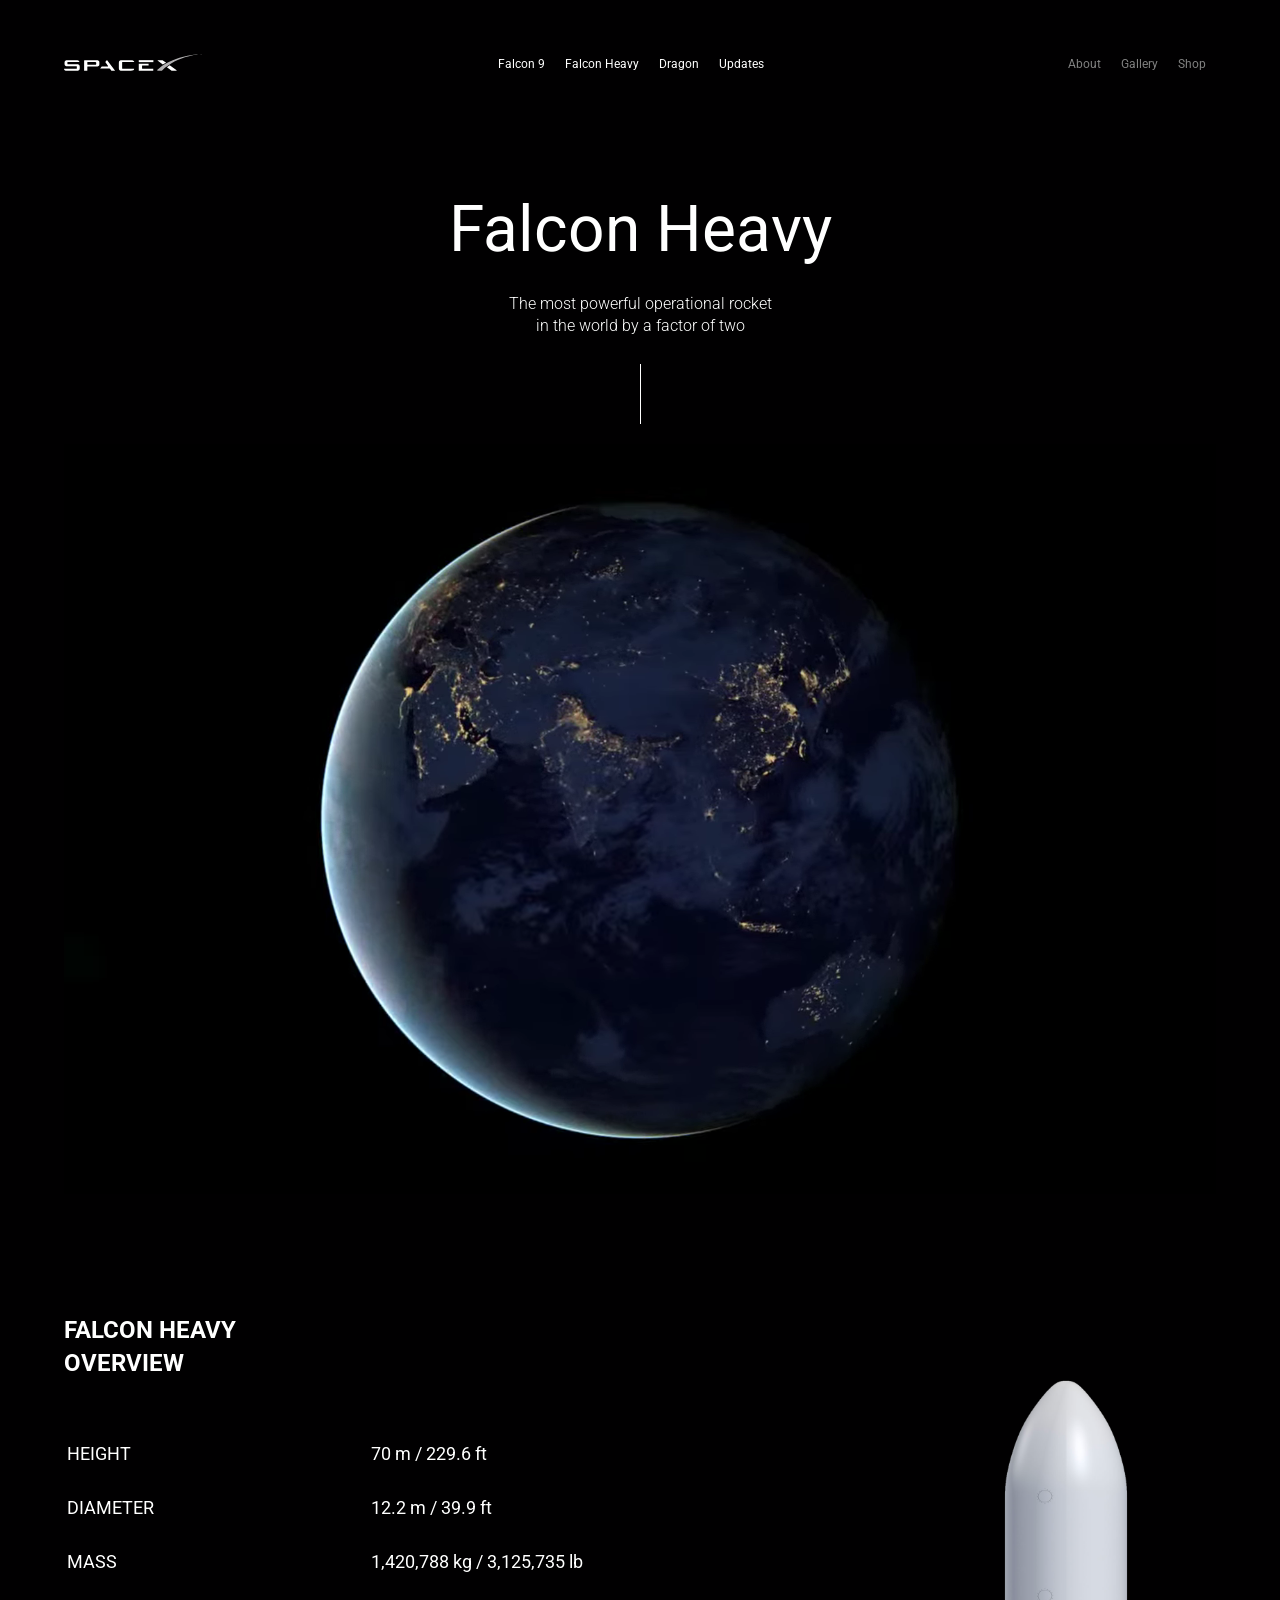
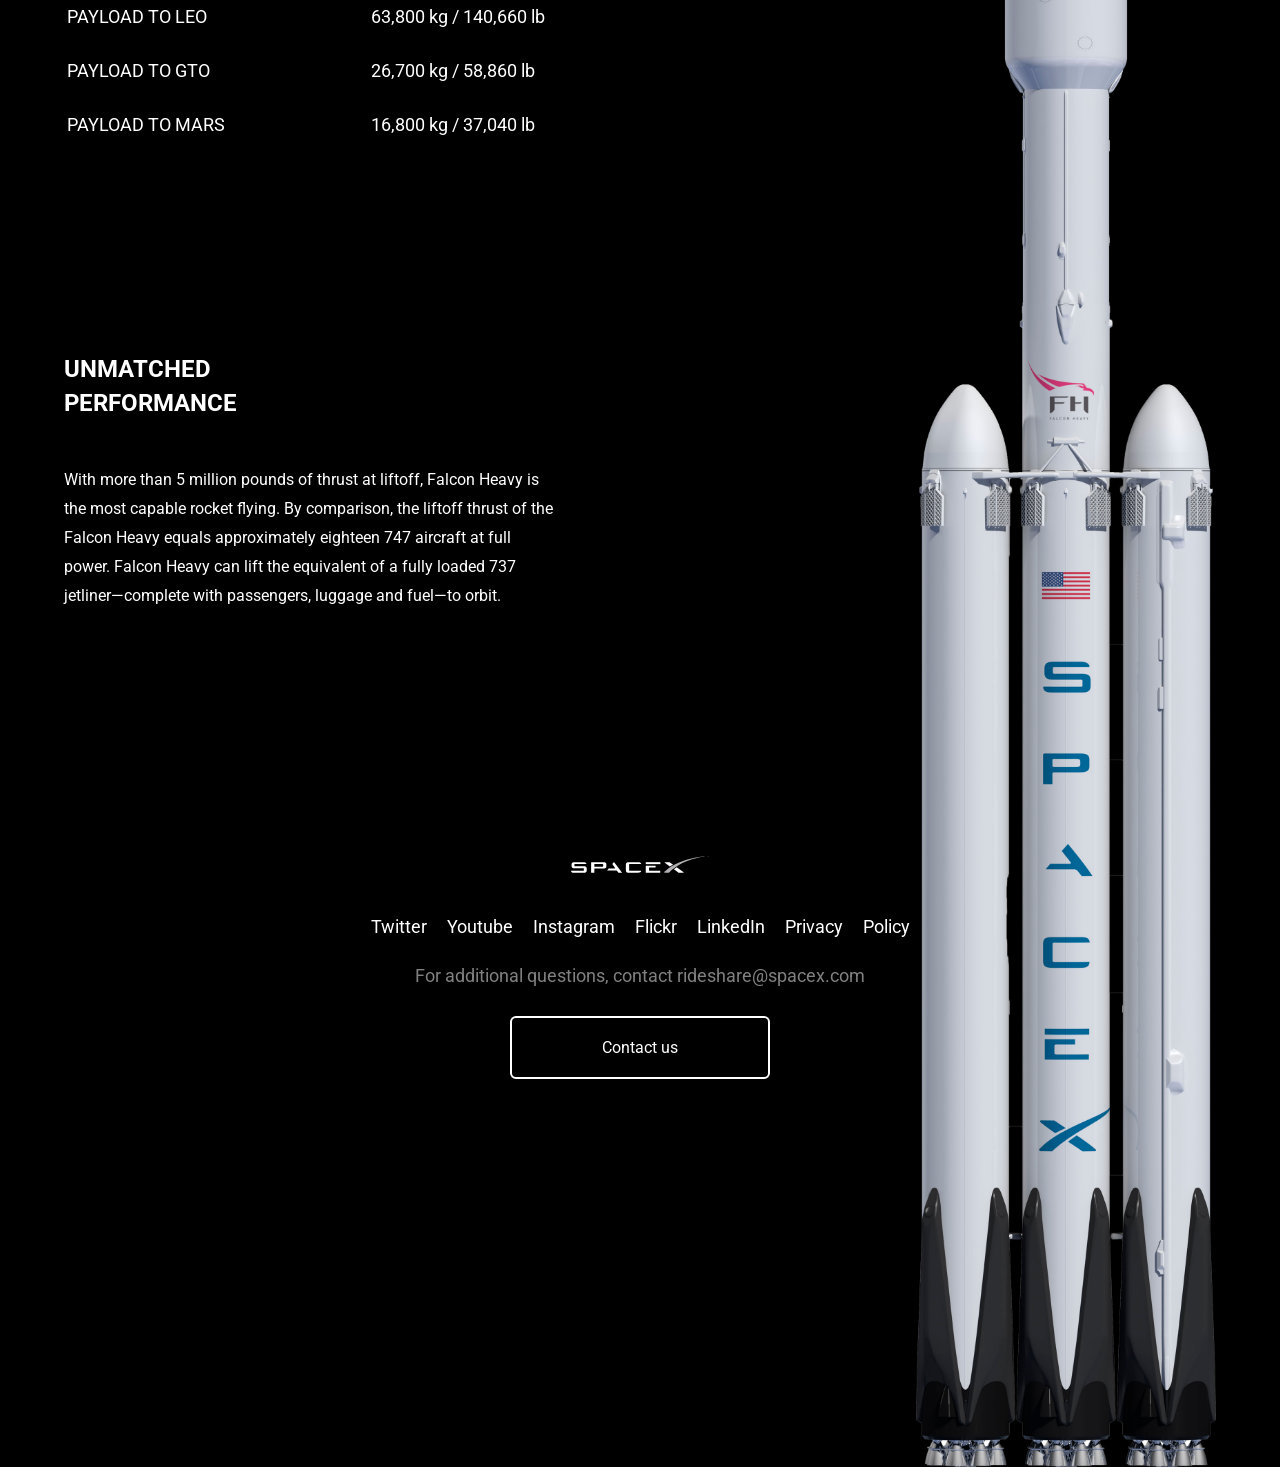
<file: example/SpaceY-master/index.html>
<!DOCTYPE html>
<html lang="en">
<head>
    <meta charset="UTF-8">
    <meta name="viewport" content="width=device-width, initial-scale=1.0">
    <link href="https://fonts.googleapis.com/css2?family=Roboto:wght@400;700&display=swap" rel="stylesheet"> 
    <link rel="stylesheet" href="style/vidbg.css">
    <link rel="stylesheet" href="style/aos.css">
    <link rel="stylesheet" href="style/style.css">
    <title>SpaceX</title>
</head>
<body>
    <header class="header">
        <img  src="img/logo.svg" alt="Logo Space X" data-aos="fade-down">
        <nav class="main-nav">
            <ul class="list">
                <li class="item"><a href="#" class="item-link">Falcon 9</a></li>
                <li class="item"><a href="#" class="item-link">Falcon Heavy</a></li>
                <li class="item"><a href="#" class="item-link">Dragon</a></li>
                <li class="item"><a href="#" class="item-link">Updates</a></li>
            </ul>
        </nav>
        <nav class="secondary-nav">
            <ul class="list">
                <li class="item"><a href="#" class="item-link">About</a></li>
                <li class="item"><a href="#" class="item-link">Gallery</a></li>
                <li class="item"><a href="#" class="item-link">Shop</a></li>
            </ul>
        </nav>
    </header>
    <section class="main">
        <h1 class="title">Falcon Heavy</h1>
        <p class="discr">The most powerful operational rocket in the world by a factor of two</p>
    </section>
    <div class="video"></div>
    <section class="features">
        <div class="overview">
            <h2 class="features-title">Falcon Heavy <br>Overview</h2>
            <table class="table">
                <tr>
                    <td class="table-columne">HEIGHT</td>
                    <td class="table-columne">70 m / 229.6 ft</td>
                </tr>
                <tr>
                    <td class="table-columne">DIAMETER</td>
                    <td class="table-columne">12.2 m / 39.9 ft</td>
                </tr>
                <tr>
                    <td class="table-columne">MASS</td>
                    <td class="table-columne"> 1,420,788 kg / 3,125,735 lb</td>
                </tr>
                <tr>
                    <td class="table-columne">PAYLOAD TO LEO</td>
                    <td class="table-columne">63,800 kg / 140,660 lb</td>
                </tr>
                <tr>
                    <td class="table-columne">PAYLOAD TO GTO	</td>
                    <td class="table-columne">26,700 kg / 58,860 lb</td>
                </tr>
                <tr>
                    <td class="table-columne">PAYLOAD TO MARS</td>
                    <td class="table-columne">16,800 kg / 37,040 lb</td>
                </tr>
            </table>
            <img class="rocket" src="img/rocket.png" alt="rocket" data-rellax-speed="14">
            <h2 class="features-title">UNMATCHED <br>PERFORMANCE</h2>
            <p class="features-text">
                With more than 5 million pounds of thrust at liftoff, 
                Falcon Heavy is the most capable rocket flying. 
                By comparison, the liftoff thrust of the 
                Falcon Heavy equals approximately eighteen 747 aircraft at full power. 
                Falcon Heavy can lift the equivalent of a fully loaded 737 
                jetliner—complete with passengers, luggage and fuel—to orbit.
            </p>
        </div>
    </section>
    <footer class="footer">
        <img src="img/logo.svg" alt="logo SpaceX" class="logo"> 
        <nav class="footer-nav">
            <ul class="list">
                <li class="item"><a href="#" class="item-link">Twitter</a></li>
                <li class="item"><a href="#" class="item-link">Youtube</a></li>
                <li class="item"><a href="#" class="item-link">Instagram</a></li>
                <li class="item"><a href="#" class="item-link">Flickr</a></li>
                <li class="item"><a href="#" class="item-link">LinkedIn</a></li>
                <li class="item"><a href="#" class="item-link">Privacy</a></li>
                <li class="item"><a href="#" class="item-link">Policy</a></li>
            </ul>
        </nav>
        <p class="footer-text">For additional questions, contact <a class="footer-link" href="mailto:rideshare@spacex.com">rideshare@spacex.com</a></p>
        <a href="#" class="button">Contact us</a>
    </footer>
    <script src="script/vidbg.js"></script>
    <script src="script/rellax.min.js"></script>
    <script src="script/aos.js"></script>
    <script src="script/script.js"></script>
</body>

</html>
</file>
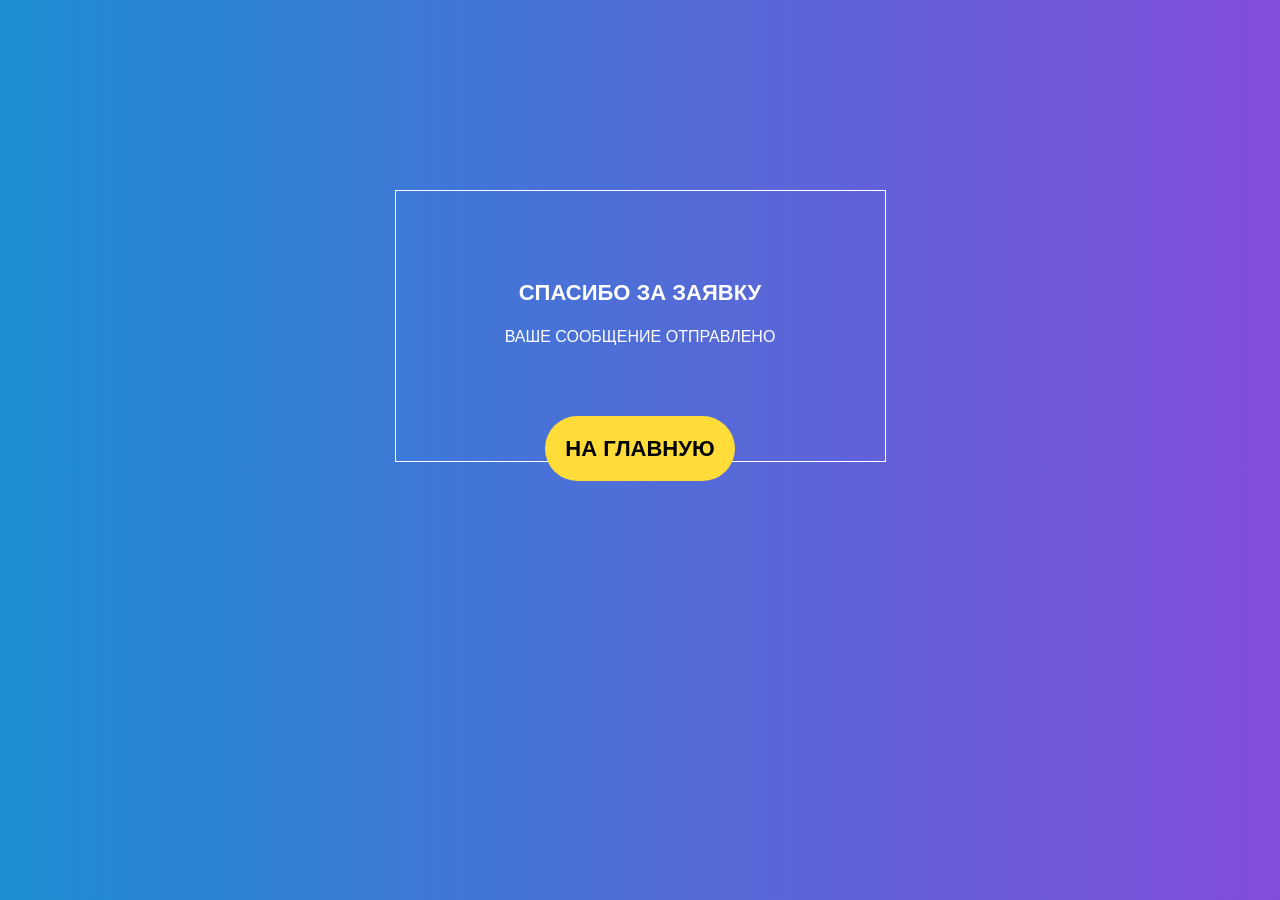
<file: example/AF/thankyou.html>
<!DOCTYPE html>
<html lang="en">
<head>
	<meta charset="UTF-8">
	<link rel="stylesheet" href="css/thank.css">
	<title>Thankyou</title>
</head>
<body>
	<div class="thankyou-main">
		СПАСИБО ЗА ЗАЯВКУ
		<span>Ваше сообщение отправлено</span>
		<a href="index.html">На главную</a>
	</div>
</body>
</html>
</file>
<file: css/style.css>
.head {
  text-align: center;
  font-size: 46px;
  color: #000;
  padding-top: 50px;
  padding-bottom: 50px;
  padding-left: 10px;
  padding-right: 10px;
}

body {
  font-family: Tahoma, Geneva, sans-serif;
}

.header {
  background: rgba(0, 0, 0, 0.3) url("../img/header/main.jpg") no-repeat;
  background-size: cover;
  height: 100vh;
  display: flex;
  justify-content: center;
  align-items: center;
  padding-left: 10px;
  padding-right: 10px;
}

.header-blure {
  background-color: rgba(0, 0, 0, 0.6);
  height: 100%;
  position: absolute;
  width: 100%;
}

.header-text {
  z-index: 1;
  text-align: center;
}

.header-text__main {
  font-size: 46px;
  color: #fff;
}

.header-text__substr {
  padding-top: 50px;
  font-size: 36px;
  color: #b4b9b9;
}

.header-arrowDown {
  z-index: 1;
  width: 3%;
  height: 3%;
  fill: #747171;
  position: absolute;
  bottom: 0;
  margin-bottom: 5%;
}

.header-arrowDown a svg:hover {
  fill: #fff;
}

.features {
  max-width: 1200px;
  display: flex;
  flex-direction: column;
  margin: auto;
  margin-bottom: 50px;
  padding-left: 10px;
  padding-right: 10px;
}

.features-tabs {
  display: flex;
  flex-direction: row;
  justify-content: space-between;
}

.features-tab {
  padding: 20px;
  border: 3px solid #B4B9B9;
  max-width: 200px;
  border-radius: 20px;
  display: flex;
  flex-direction: column;
  align-items: center;
}

.features-tab__header {
  text-align: center;
  padding-bottom: 10px;
}

.features-tab__discr {
  text-align: justify;
  line-height: 25px;
}

.features-tab__img {
  width: 50px;
  height: 50px;
}

.myWork {
  background-color: #252525;
  padding-left: 20px;
  padding-right: 20px;
}

.myWork-header {
  color: #fff;
}

.myWork-tabs {
  display: flex;
  flex-wrap: wrap;
  max-width: 1200px;
  align-items: center;
  margin: auto;
  justify-content: space-around;
}

.myWork-tab {
  margin-right: 50px;
  margin-bottom: 30px;
  border: none;
}

.myWork-tab__img {
  width: 300px;
  height: 200px;
  border: none;
  filter: opacity(0.5);
}

.myWork-tab__img:hover {
  transform: scale(1.5);
  box-shadow: 0 0 100px #000;
  filter: none;
  z-index: 100;
}

.help {
  max-width: 1200px;
  margin: auto;
  margin-bottom: 50px;
  padding-left: 20px;
  padding-right: 20px;
}

.help-tabs {
  display: flex;
  align-items: center;
  justify-content: space-between;
}

.help-tab {
  display: flex;
  flex-direction: column;
  justify-content: space-around;
  align-items: center;
  height: 300px;
  max-width: 300px;
  border: 5px solid #B4B9B9;
  border-radius: 20px;
  padding: 30px;
  color: #000;
  text-align: justify;
}

.help-tab__img {
  height: 70px;
  width: 70px;
}

.help-tab__head {
  text-align: center;
  font-size: 26px;
  margin-bottom: 20px;
}

.help-tab__discr {
  padding-bottom: 20px;
}

.aboutMe {
  background-color: #252525;
  padding-bottom: 50px;
}

.aboutMe-head {
  color: #fff;
}

.aboutMe-wrapper {
  display: flex;
  justify-content: center;
  width: 80%;
  margin: auto;
  border: 3px solid #fff;
  border-radius: 20px;
  padding: 20px;
  align-items: center;
}

.aboutMe-feature {
  padding-bottom: 20px;
}

.aboutMe-features {
  color: #ffffff;
  width: 70%;
}

.aboutMe-photo {
  width: 30%;
}

.aboutMe-photo__img {
  width: 100%;
  border-radius: 50%;
}

.footer {
  background-color: #fff;
  padding: 10px;
  width: 80%;
  margin: auto;
}

.footer-head {
  padding-top: 0;
  padding: 10px;
  font-size: 24px;
  text-align: center;
}

.footer-items {
  display: flex;
  justify-content: center;
  align-items: center;
  align-self: center;
}

.footer-item {
  padding-left: 30px;
  width: 30px;
  filter: grayscale(1);
}

.footer-item:hover {
  filter: none;
}

.footer-item:first-child {
  padding-left: 0;
}

@media (max-width: 1200px) {
  .head {
    font-size: 36px;
  }
  .header-text__main {
    font-size: 36px;
  }
  .header-text__substr {
    font-size: 26px;
  }
  .header-arrowDown {
    width: 7%;
    height: 7%;
  }
  .features {
    padding-left: 20px;
    padding-right: 20px;
  }
  .myWork-tab {
    margin-right: 0;
  }
  .myWork-tab__img:hover {
    transform: scale(1);
  }
  .help-tabs {
    flex-direction: column;
  }
  .help-tab {
    margin-bottom: 20px;
  }
}

@media (max-width: 976px) {
  .aboutMe-wrapper {
    flex-direction: column;
  }
  .aboutMe-photo {
    width: 60%;
    padding-top: 20px;
    padding-bottom: 20px;
  }
  .footer-head {
    font-size: 24px;
  }
  .footer-item {
    filter: none;
  }
  .myWork-tab__img {
    filter: none;
  }
}

@media (max-width: 800px) {
  .features-tabs {
    flex-direction: column;
    align-items: center;
  }
  .features-tab {
    margin-bottom: 20px;
  }
}

@media (max-width: 576px) {
  .header-text__main {
    font-size: 30px;
  }
  .header-text__substr {
    font-size: 20px;
  }
}
/*# sourceMappingURL=style.css.map */
</file>
<file: example/potolki/css/style.css>
@charset "utf-8";
@font-face {
    font-family: "OpenSansRegular";
    src: url("../fonts/os_regular.eot");
    src: url("../fonts/os_regular.eot@")format("embedded-opentype"),
    url("../fonts/os_regular.woff") format("woff"),
    url("../fonts/os_regular.ttf") format("truetype");
    font-style: normal;
    font-weight: normal;
}
@font-face {
    font-family: "OpenSansLight";
    src: url("../fonts/os_light.eot");
    src: url("../fonts/os_light.eot@")format("embedded-opentype"),
    url("../fonts/os_light.woff") format("woff"),
    url("../fonts/os_light.ttf") format("truetype");
    font-style: normal;
    font-weight: normal;
}
@font-face {
    font-family: "OpenSansItalic";
    src: url("../fonts/os_italic.eot");
    src: url("../fonts/os_italic.eot@")format("embedded-opentype"),
    url("../fonts/os_italic.woff") format("woff"),
    url("../fonts/os_italic.ttf") format("truetype");
    font-style: normal;
    font-weight: normal;
}
@font-face {
    font-family: "OpenSansBold";
    src: url("../fonts/os_bold.eot");
    src: url("../fonts/os_bold.eot@")format("embedded-opentype"),
    url("../fonts/os_bold.woff") format("woff"),
    url("../fonts/os_bold.ttf") format("truetype");
    font-style: normal;
    font-weight: normal;
}
@font-face {
    font-family: "OpenSansExtraBold";
    src: url("../fonts/os_extrabold.eot");
    src: url("../fonts/os_extrabold.eot@")format("embedded-opentype"),
    url("../fonts/os_extrabold.woff") format("woff"),
    url("../fonts/os_extrabold.ttf") format("truetype");
    font-style: normal;
    font-weight: normal;
}
@font-face {
    font-family: "OpenSansExtraBoldItalic";
    src: url("../fonts/os_extrabolditalic.eot");
    src: url("../fonts/os_extrabolditalic.eot@")format("embedded-opentype"),
    url("../fonts/os_extrabolditalic.woff") format("woff"),
    url("../fonts/os_extrabolditalic.ttf") format("truetype");
    font-style: normal;
    font-weight: normal;
}
@font-face {
    font-family: "OpenSansBoldItalic";
    src: url("../fonts/os_bolditalic.eot");
    src: url("../fonts/os_bolditalic.eot@")format("embedded-opentype"),
    url("../fonts/os_bolditalic.woff") format("woff"),
    url("../fonts/os_bolditalic.ttf") format("truetype");
    font-style: normal;
    font-weight: normal;
}
@font-face {
    font-family: "OpenSansRegularItalic";
    src: url("../fonts/os_regularitalic.eot");
    src: url("../fonts/os_regularitalic.eot@")format("embedded-opentype"),
    url("../fonts/os_regularitalic.woff") format("woff"),
    url("../fonts/os_regularitalic.ttf") format("truetype");
    font-style: normal;
    font-weight: normal;
}
@font-face {
    font-family: "OpenSansSemiBold";
    src: url("../fonts/os_semibold.eot");
    src: url("../fonts/os_semibold.eot@")format("embedded-opentype"),
    url("../fonts/os_semibold.woff") format("woff"),
    url("../fonts/os_semibold.ttf") format("truetype");
    font-style: normal;
    font-weight: normal;
}
@font-face {
    font-family: "OpenSansSemiBoldItalic";
    src: url("../fonts/os_semibolditalic.eot");
    src: url("../fonts/os_semibolditalic.eot@")format("embedded-opentype"),
    url("../fonts/os_semibolditalic.woff") format("woff"),
    url("../fonts/os_semibolditalic.ttf") format("truetype");
    font-style: normal;
    font-weight: normal;
}

* {margin: 0; padding: 0; outline: none; box-sizing: border-box; -moz-box-sizing: border-box; }
html, body, form, ul, li, dl, dd, dt, fieldset, form, blockquote, p {margin: 0; padding: 0; border: 0 none; }
html, body {width: 100%; height: 100%; font-size: 14px; line-height: 1.2; }
body {background: #fff; color: #000; width: 100%; position: relative; -webkit-tap-highlight-color: transparent; }
ul, dl, dd, dt {list-style: none; }
li {margin: 0; padding: 0; list-style-type: none; }
table, tbody, tr, td, th {margin: 0; padding: 0; border: 0 none; border-collapse: collapse; border-spacing: 0; vertical-align: top; }
input, select, textarea {box-sizing: border-box; outline: none; resize: none; }
select {cursor: pointer; }
button, input[type=button], input[type=submit] {margin: 0; padding: 0; border: 0 none; outline: none; cursor: pointer; }
h1, h2, h3, h4, h5, h6 {margin: 0; padding: 0; font-weight: normal; }
img, fieldset {border: 0 none; }
b, strong {font-family: Segoe_ui_semibold; font-weight: normal; }
a {text-decoration: none; }
sup {position: relative; vertical-align: top; top: -3px; }
input[type=text]::-webkit-input-placeholder,
textarea::-webkit-input-placeholder {font-size: 18px; font-family: OpenSansRegular; color: #d5d5d5; }
input[type=text]:-moz-placeholder,
textarea:-moz-placeholder {font-size: 18px; font-family: OpenSansRegular; color: #d5d5d5; }
input[type=text]:-ms-input-placeholder,
textarea:-ms-input-placeholder {font-size: 18px; font-family: OpenSansRegular; color: #d5d5d5; }
textarea._error,
input[type=text]._error {border: 1px solid #e4070a !important; }

.page {
	width: 100%;
	height: 100%;
	position: relative;
}
.wrapper {
/*	width: 1170px;*/
	height: 100%;
	margin: 0 auto;
	position: relative;
}
._clear:after {
	content: "";
	display: table;
	clear: both;
}


/* Header */
.head {
	position: fixed;
	top: 0;
	left: 0;
	background: #f4f4f4;
	width: 100%;
	height: 45px;
	z-index: 20;
	box-shadow: 0 2px 6px 0 rgba(0,0,0,.15);
}
.head__nav {
	float: left;
	width: 80%;
	display: table;
}
.head__nav a {
	display: table-cell;
	vertical-align: middle;
	font: 16px/42px OpenSansRegular;
	color: #080705;
	transition: all .15s;
	text-align: center;
}
.head__nav a:first-child {
	border-bottom: 4px solid transparent;
}
.head__nav a:hover,
.head__nav a._active {
	background: #e4070a;
	color: #fff;
}
.head__nav a:first-child:hover,
.head__nav a:first-child._active {
	border-bottom-color: #e4070a;
	background: transparent;
}
.head__nav a img {vertical-align: middle; }
.head__info {
	background: #e4070a;
	float: right;
	height: 100%;
	padding: 12px 25px 12px 23px;
	text-align: right;
	color: #fff;
	display: none;
}
.head__nav span{
	text-transform: uppercase;
	right: 87px;
	
}
.head__info span {
	font: 10px/12px OpenSansRegular;
	text-transform: uppercase;
	display: block;
}
.head__info p {
	font: 24px/26px OpenSansSemiBold;
	margin: 0 0 6px;
}
.head__info a {
	font: 16px/20px OpenSansRegular;
	color: #fff;
	border-bottom: 1px dashed #fff;
}
.head__info a:hover {border-bottom: 0; }

.head__phone{
	display: table;
	float: left;
	padding-left: 15px;
}

.head__phone a {
	display: table-cell;
	vertical-align: middle;
	font: 16px/42px OpenSansRegular;
	color: #080705;
	text-align: center;
		padding-top: 1px;
	padding-bottom: 1px;
}

/* Content */
.content {
	width: 100%;
	min-height: 100%;
	padding-top: 45px;
}

._stamp:before {
	content: '';
	background: url(../img/sprite.png) 0 -55px no-repeat;
	width: 131px;
	height: 131px;
	display: block;
	position: absolute;
	z-index: 3;
	top: 265px;
}
.logo-wraper{
	text-align: right;

}
.logo {
	background: url(../img/logo.png) 0 0 no-repeat;
	width: 290px;
	height: 160px;
	display: inline-block;
	-webkit-background-size: cover;
	background-size: cover;
}

.promo {
	background-image: url(../img/promo_bg.jpg);
	background-position: 50% 0;
	background-repeat: no-repeat;
	width: 100%;
	height: 700px;
	position: relative;
	padding: 26px 0 0;
	text-align: center;
}
.promo:before {
	content: '';
	background-image: url(../img/promo_light.png);
	background-position: 25% 0;
	background-repeat: no-repeat;
	position: absolute;
	top: 0;
	left: 0;
	width: 100%;
	height: 170px;
}
.promo:after {
	content: '';
	background-color: rgba(236,226,205,.7);
	width: 100%;
	height: 440px;
	position: absolute;
	bottom: 0;
	left: 0;
}
.promo__time {
	display: block;
    position: absolute;
    top: 5px;
    left: 0;
	text-align: center;
}
.promo__time p {
	font: 14px/20px OpenSansSemiBold;
	color: #000;
	text-transform: uppercase;
}
.promo__phone {
	display: block;
	position: absolute;
    top: 8px;
    right: 0;
	text-align: center;
	    width: 250px;
}
.promo__phone p,
.promo__phone a {
	font: 26px/20px OpenSansSemiBold;
	color: #000;
}
.promo__phone span {
	display: block;
	margin: 15px 0;
	font: 13px/20px OpenSansSemiBold;
	text-transform: uppercase;
}
.promo__time .btn,
.promo__phone .btn {
	font: 16px/16px OpenSansSemibold;
    padding: 8px 30px;
    margin-top: 6px;
    display: block;
}
.promo h1 {
	font: 18px/22px OpenSansExtraBold;
	color: #000;
	text-transform: uppercase;
	margin: 40px 0 0;
}
.promo h1 span {color: #e4070a; }
/*.promo h1:after {
	content: '';
	background: #e7302a;
	width: 60px;
	height: 4px;
	display: block;
	margin: 21px auto 0;
}*/

.slider {
	position: absolute;
	top: 0;
	left: 0;
	margin: 0;
	padding: 0;
}
.slider .owl-controls {
	top: 100%;
	margin: -50px 0 0;
}
.slider .owl-controls .owl-dots {
	font-size: 0;
	text-align: left;
}
.slider .owl-controls .owl-dots .owl-dot {
	background: #ffc500;
	width: 15px;
	height: 15px;
	display: inline-block;
	vertical-align: top;
	margin: 0 10px;
	border: 2px solid #ffc500;
	border-radius: 50%;
}
.slider .owl-controls .owl-dots .owl-dot.active {
	background: #e4070a;
}
.slider__item {
	width: 100%;
	height: 455px;
	position: relative;
}
.slider__item .offer {
	float: left;
	width: 50%;
	height: 100%;
	text-align: left;
	position: relative;
	padding-top: 22px;
}
.slider__item .offer h4 {
	font: 36px/38px OpenSansExtraBold;
	color: #fff;
	margin: 0 0 0 18px;
	text-shadow: 0 2px 6px rgba(0,0,0,.5);
	position: relative;
	z-index: 2;
}
.slider__item .offer h4 span {
	color: #e4070a;
	text-shadow: 2px 2px 0 rgba(255,255,255,1);
}
.slider__item._img .offer {
	padding-top: 30px;
}
.slider__item._n1 .offer__img {
	background: url(../img/offer_img_1.png) 0 0 no-repeat;
	width: 336px;
	height: 271px;
	display: block;
	position: absolute;
	bottom: 34px;
	right: 49px;
}
.slider__item._n1 .offer__img._stamp:before {
	top: 160px;
	right: -35px;
}
.slider__item._n2 .offer__img {
	background: url(../img/offer_img_2.png) 0 0 no-repeat;
	width: 341px;
	height: 355px;
	display: block;
	position: absolute;
	bottom: -30px;
	left: 138px;
}
.slider__item._n2 .offer__img._stamp:before {
	bottom: 97px;
	left: -76px;
}
.slider__item._n3 .offer__img {
	background: url(../img/offer_img_3.png) 0 0 no-repeat;
	width: 302px;
	height: 265px;
	display: block;
	position: absolute;
	bottom: 34px;
	right: 50px;
}
.slider__item._n4 .offer__img {
	background: url(../img/offer_img_4.png) 0 0 no-repeat;
	width: 336px;
	height: 234px;
	display: block;
	position: absolute;
	bottom: 34px;
	right: 30px;
}
.slider__item._n4 .offer__img._stamp:before {
	bottom: 0;
	left: -32px;
}
.slider__item._n5 .offer__img {
	background: url(../img/banner2_img.png) 0 0 no-repeat;
    width: 570px;
    height: 508px;
	display: block;
	position: absolute;
	bottom: -65px;
	left: 0;
	z-index: -1;
}
.slider__item._n6 .offer__img {
	background: url(../img/offer_img_5.png) 0 0 no-repeat;
	width: 502px;
	height: 406px;
	display: block;
	position: absolute;
	bottom: 0;
	right: 0;
}
.slider__item._n6 .offer__img._stamp:before {
	bottom: 70px;
	left: -27px;
}

.countdown {
	position: absolute;
    left: 12px;
    top: 155px;
}
.countdown p {
	font: 14px/18px OpenSansRegular;
	color: #000;
	margin: 0 0 10px 10px;
}
.countdown ul {
	background: #f9f7f4;
	width: 320px;
	height: 81px;
	border: 2px solid #e4070a;
	text-align: center;
	font-size: 0;
	padding: 10px 0;
	border-radius: 10px;
}
.countdown ul li {
	display: inline-block;
	font: 12px/12px OpenSansRegular;
	color: #999999;
	padding: 0 15px;
	position: relative;
}
.countdown ul li + li:before {
	content: ':';
	font: 30px/30px OpenSansSemiBold;
	color: #000;
	position: absolute;
	top: 6px;
	left: -4px;
}
.countdown ul li span {
	font: 42px/44px OpenSansSemiBold;
	color: #000;
}
.countdown ul li span._red {color: #e4070a; }

.plus {
	width: 100%;
	text-align: center;
	font-size: 0;
	margin: 64px 0 0;
}
.plus li {
	display: inline-block;
	vertical-align: top;
	text-align: left;
	/*margin: 0px 43px;*/
}
.plus li p {
	font: 18px/22px OpenSansSemiBold;
	color: #000;
	display: inline-block;
	vertical-align: middle;
}
.plus li:before {
	content: '';
	background-image: url(../img/sprite.png);
	width: 65px;
	height: 52px;
	display: inline-block;
	vertical-align: middle;
	margin-right: 18px;
}
.plus li._n1:before {background-position: 0 0; }
.plus li._n2:before {background-position: -68px 0; }
.plus li._n3:before {background-position: -136px 0; }
.plus li._n4:before {background-position: -204px 0; }

.promo__wrap {
	width: 100%;
	height: 445px;
	position: absolute;
	bottom: 0;
	left: 0;
	z-index: 2;
}
.calc {
	float: right;
	width: 50%;
	height: 100%;
	padding: 30px 0 21px;
}
.calc__wrap {
	background: rgba(255,255,255,.8);
	border-radius: 10px;
	width: 100%;
	height: 100%;
	padding: 20px 60px;
	font-size: 0;
	position: relative;
	z-index: 10;
}
.calc__wrap h4 {
	font: 24px/26px OpenSansRegular;
	color: #000;
}
.calc__wrap span {
	font: 14px/16px OpenSansRegular;
	color: #000;
}
.calc__wrap span._red {color: #e4070a; }

.calc__wrap h6 {
	font: 48px/50px OpenSansExtraBold;
	color: #000;
	margin: 25px 0;
	text-align: left;
}
.calc__wrap h6 span {
	font: 48px/50px OpenSansExtraBold;
	color: #e4070a;
}
.calc__wrap p._after {
	font: 18px/20px OpenSansRegular;
	color: #000;
	margin: 0 0 20px;
	text-align: left;
}

.calc__wrap p {
	font: 18px/20px OpenSansRegular;
	color: #000;
	margin-bottom: 25px;
}
.calc__wrap p b {font-family: OpenSansSemiBold; }
.calc__wrap label {
	float: left;
	font: 14px/14px OpenSansRegular;
	color: #000;
	padding: 13px 0 0;
}
.calc__wrap input[type=text] {
	float: right;
	width: 70px;
	height: 47px;
	border: 1px solid #b6b6b6;
	border-radius: 4px;
	font: 18px/18px OpenSansRegular;
	color: #000;
	text-align: center;
}
.calc__wrap input[type=text]._short {width: 76px; }
.calc__wrap input[type=text]._full {
	width: 275px;
	margin-left: 12px;
	text-align: left;
	padding: 0 20px;
}
.calc__wrap .btn {
	padding: 14px 30px;
	margin-top: 20px;
}
.calc__wrap .btn:active {padding: 15px 30px 13px; }
.calc__wrap__cell {
	display: inline-block;
	vertical-align: top;
	width: 50%;
	text-align: left;
	margin: 15px 0 20px;
}
.calc__wrap__cell .box {margin-bottom: 2px; }
.calc__wrap__cell .box label {
	float: left;
	font: 14px/14px OpenSansRegular;
	color: #000;
	padding: 13px 0 0;
}
.calc__wrap__cell .box input[type=text] {
	float: right;
	width: 70px;
	height: 38px;
	border: 1px solid #d1d1d1;
	border-radius: 4px;
	font: 18px/18px OpenSansRegular;
	color: #e4070a;
	text-align: center;
}
.calc__wrap__cell._pd {padding: 5px 0 0 35px; }
.calc__wrap__cell p {
	font: 16px/18px OpenSansRegular;
	color: #000;
	margin: 0 0 14px;
}
.calc__wrap__cell .price {
	font: 18px/20px OpenSansRegular;
	color: #e4070a;
}
.calc__wrap__cell .price span {
	font: 36px/38px OpenSansBold;
	color: #e4070a;
}
.calc__wrap__cell .discount {
	font: 18px/20px OpenSansRegular;
	color: #000;
	margin-bottom: 38px;
}
.calc__wrap__cell .discount b {font: 24px/26px OpenSansBold; }
.calc__wrap__cell span {color: #999999; }

.btn {
	background: rgb(255,205,8);
	background: -moz-linear-gradient(top,  rgba(255,205,8,1) 0%, rgba(250,162,27,1) 100%);
	background: -webkit-linear-gradient(top,  rgba(255,205,8,1) 0%,rgba(250,162,27,1) 100%);
	background: linear-gradient(to bottom,  rgba(255,205,8,1) 0%,rgba(250,162,27,1) 100%);
	filter: progid:DXImageTransform.Microsoft.gradient( startColorstr='#ffcd08', endColorstr='#faa21b',GradientType=0 );
	box-shadow: 0 5px 10px -3px rgba(134,61,29,.5);
	font: 20px/20px OpenSansBold;
	color: #3c1515;
	text-align: center;
	text-shadow: 0 1px 0 #fedf2f;
	border: 1px solid #fdcf20;
	border-radius: 8px;
}
.btn:hover {
	/*background: rgb(255,205,8);
	background: -moz-linear-gradient(top,  rgba(255,205,8,1) 0%, rgba(242,175,71,1) 100%);
	background: -webkit-linear-gradient(top,  rgba(255,205,8,1) 0%,rgba(242,175,71,1) 100%);
	background: linear-gradient(to bottom,  rgba(255,205,8,1) 0%,rgba(242,175,71,1) 100%);
	filter: progid:DXImageTransform.Microsoft.gradient( startColorstr='#ffcd08', endColorstr='#f2af47',GradientType=0 );*/
	background: #229b3e;
	background: -moz-linear-gradient(top,  #229b3e 0%, #187032 100%);
	background: -webkit-linear-gradient(top,  #229b3e 0%,#187032 100%);
	background: linear-gradient(to bottom,  #229b3e 0%,#187032 100%);
	filter: progid:DXImageTransform.Microsoft.gradient( startColorstr='#229b3e', endColorstr='#187032',GradientType=0 );
	border: 1px solid #229b3e;
	color: #fff;
	box-shadow: 0 3px 5px -3px rgba(134,61,29,.7);
	text-shadow: 0 1px 0 #000;
}
.btn:active {
	border: 1px solid #187032;
	background: #187032;
	box-shadow: inset 0 3px 5px -3px rgba(134,61,29,.7);
	color: #fff;
	text-shadow: 0 1px 0 #000;
}

.section {
	background: #fff;
	width: 100%;
	position: relative;
	padding: 65px 0 0;
}
.section h2 {
	font: 40px/42px OpenSansExtraBold;
	color: #000;
	text-transform: uppercase;
	text-align: center;
	margin: 0 0 10px;
}
.section h2 span {color: #e4070a; }
.section p {
	font: 20px/22px OpenSansRegular;
	color: #000;
	text-align: center;
}
.section p b {font-family: OpenSansSemiBold; }

.advantages {
	width: 100%;
	font-size: 0;
	margin-top: 68px;
	text-align: center;
}
.advantages li {
	display: inline-block;
	vertical-align: top;
	padding: 0 25px 61px;
	/*width: 25%;*/
}
.advantages li p {
	font: 18px/22px OpenSansSemiBold;
	color: #000;
	margin: 24px 0 0;
}
.advantages li span {
	background: #e4070a;
	width: 104px;
	height: 104px;
	border-radius: 50%;
	display: block;
	margin: 0 auto;
	padding: 25px 0 0;
}
.advantages li span:before {
	content: '';
	background-image: url(../img/sprite.png);
	background-repeat: no-repeat;
	width: 70px;
	height: 52px;
	display: inline-block;
}
.advantages li._n1 span:before {background-position: -271px 0; }
.advantages li._n2 span:before {background-position: -344px 0; }
.advantages li._n3 span:before {background-position: -417px 0; }
.advantages li._n4 span:before {background-position: -490px 0; }
.advantages li._n5 span:before {background-position: -563px 0; }
.advantages li._n6 span:before {background-position: -636px 0; }
.advantages li._n7 span:before {background-position: -709px 0; }
.advantages li._n8 span:before {background-position: -782px 0; }

.catalog {margin-top: 25px; }
.catalog__nav {
	width: 100%;
	display: table;
}
.catalog__nav li {
	display: table-cell;
	vertical-align: top;
	height: 115px;
	text-align: center;
	cursor: pointer;
	padding: 10px 20px;
	border-top-left-radius: 4px;
	border-top-right-radius: 4px;
}
.catalog__nav li p {
	font: 14px/14px OpenSansBold;
	color: #000;
	margin-top: 7px;
}
.catalog__nav li:before {
	content: '';
	background-image: url(../img/sprite.png);
	background-repeat: no-repeat;
	display: inline-block;
	width: 63px;
	height: 51px;
}
.catalog__nav li._n1:before {background-position: -134px -55px; }
.catalog__nav li._n2:before {background-position: -200px -55px; }
.catalog__nav li._n3:before {background-position: -266px -55px; }
.catalog__nav li._n4:before {background-position: -332px -55px; }
.catalog__nav li._n5:before {background-position: -398px -55px; }
.catalog__nav li._n6:before {background-position: -464px -55px; }
.catalog__nav li._n7:before {background-position: -530px -55px; }
.catalog__nav li._n8:before {background-position: -407px -168px; }
.catalog__nav li._active {background: #f4f4f4; }
.catalog__nav li._active p,
.catalog__nav li:hover p {color: #e4070a; }
.catalog__nav li._active:before,
.catalog__nav li:hover:before {background-position-y: -109px; }
.catalog__nav li._n8._active:before,
.catalog__nav li._n8:hover:before {background-position-y: -222px; }
.catalog__wrap {
	background: #f4f4f4;
	padding: 40px 0;
}
.catalog__hide {
	padding: 0 118px;
	font-size: 0;
	text-align: center;/*todo: это добавил;*/
}
.catalog__hide .img {
	display: inline-block;
	vertical-align: top;
	background-position: 0 0;
	background-repeat: no-repeat;
	width: 430px;
	height: 300px;
	position: relative;
}
.catalog__hide .img._stamp:before {
	bottom: -32px;
	left: -60px;
}
.catalog__hide .descr {
	display: inline-block;
	vertical-align: top;
	max-width: 440px;
	padding-left: 73px;
}
.catalog__hide .descr h4 {
	font: 24px/26px OpenSansBold;
	color: #e4070a;
	text-transform: uppercase;
	margin-bottom: 25px;
}
.catalog__hide .descr p,
.catalog__hide .descr li {
	font: 16px/18px OpenSansRegular;
	color: #000;
	margin: 0 0 8px;
}
.catalog__hide .descr li {
	padding-left: 10px;
	position: relative;
}
.catalog__hide .descr li:before {
	content: '•';
	display: block;
	position: absolute;
	left: 0;
	top: 0px;
}
.catalog__hide .descr__price {
	font: 24px/26px OpenSansRegular;
	color: #000;
	margin: 25px 0 55px;
}
.catalog__hide .descr__price b {
	font-family: OpenSansBold;
	color: #e4070a;
}
.catalog__hide .descr__price span {
	white-space: nowrap;
	font-size: 16px;
	line-height: 24px;
	margin-bottom: 10px;
	text-decoration: line-through;
	display: inline-block;
}
.catalog__hide .descr__price td {padding-right: 20px; }
.catalog__hide .descr__price td small {
	font-size: 18px;
}
.catalog__hide .descr__price td span {
	white-space: nowrap;
	font-size: 16px;
	line-height: 24px;
	margin-bottom: 10px;
	text-decoration: line-through;
	display: block;
}
.catalog__hide .descr__price sup {font-size: 14px; }
.catalog__hide .descr__price._middle td {vertical-align: middle; }
.catalog__hide .descr__price._top td {vertical-align: top; }
.catalog__hide .descr .btn {
	width: 260px;
	display: block;
	padding: 14px 0;
}
.catalog__hide .descr .btn:active {padding: 15px 0 13px; }

.printing .wrapper {height: 570px; }
.printing__plus {
	width: 100%;
	text-align: center;
	font-size: 0;
	margin: 60px 0 0;
}
.printing__plus li {
	display: inline-block;
	vertical-align: top;
	/*width: 22%;*/
}
.printing__plus li p {
	font: 16px/18px OpenSansRegular;
	color: #000;
	display: block;
	margin-top: 28px;
}
.printing__plus li:before {
	content: '';
	background-image: url(../img/sprite.png);
	width: 70px;
	height: 50px;
	display: inline-block;
	vertical-align: middle;
}
.printing__plus li._n1:before {background-position: -596px -108px; }
.printing__plus li._n2:before {background-position: -669px -108px; }
.printing__plus li._n3:before {background-position: -742px -108px; }
.printing__plus li._n4:before {background-position: -815px -108px; }
.printing__descr {
	max-width: 550px;
	margin: 94px 0 130px 110px;
}
.printing__descr h4 {
	font: 30px/36px OpenSansExtraBold;
	color: #000;
	margin-bottom: 25px;
}
.printing__descr h4 span {color: #e4070a; }
.printing__descr p {
	font: 16px/20px OpenSansRegular;
	color: #000;
	margin: 25px 0 45px;
	text-align: left;
}
.printing__descr p b {font-family: OpenSansSemiBold; }
.printing__descr {
	font-size: 18px;
}
.printing__descr p strong {
	font: 30px/36px OpenSansExtraBold;
	color: #e4070a;
}
.printing__descr p span {
	white-space: nowrap;
	font-size: 20px;
	line-height: 24px;
	margin-bottom: 10px;
	text-decoration: line-through;
	display: block;
}
.printing__descr sup {font-size: 14px; }
.printing__descr .btn {
	width: 400px;
	display: block;
	padding: 14px 0;
}
.printing__descr .btn:active {padding: 15px 0 13px; }
.printing__img {
	background: url(../img/printing_img.png) 0 0 no-repeat;
	width: 472px;
	height: 388px;
	display: block;
	position: absolute;
	bottom: 0;
	right: 0;
}

/*.lights .wrapper {height: 570px; }*/
.lights__plus {
	width: 100%;
	text-align: center;
	font-size: 0;
	margin: 60px 0 0;
}
.lights__plus li {
	display: inline-block;
	vertical-align: top;
}
.lights__plus li p {
	font: 16px/18px OpenSansRegular;
	color: #000;
	display: block;
	margin-top: 28px;
}
.lights__plus li:before {
	content: '';
	background-image: url(../img/sprite.png);
	width: 70px;
	height: 50px;
	display: inline-block;
	vertical-align: middle;
}
.lights__plus li._n1:before {background-position: -596px -55px; }
.lights__plus li._n2:before {background-position: -669px -55px; }
.lights__plus li._n3:before {background-position: -742px -55px; }
.lights__plus li._n4:before {background-position: -815px -55px; }
.lights__descr {
	max-width: 550px;
	margin: 94px 0 130px 110px;
}
.lights__descr h4 {
	font: 30px/36px OpenSansExtraBold;
	color: #000;
	margin-bottom: 25px;
}
.lights__descr h4 span {color: #e4070a; }
.lights__descr p {
	font: 16px/20px OpenSansRegular;
	color: #000;
	margin: 25px 0 45px;
	text-align: left;
}
.lights__descr p b {font-family: OpenSansSemiBold; }
.lights__descr .btn {
	width: 400px;
	display: block;
	padding: 14px 0;
}
.lights__descr .btn:active {padding: 15px 0 13px; }
.lights__img {
	background: url(../img/lights_img.png) 0 0 no-repeat;
	width: 660px;
	height: 427px;
	display: block;
	position: absolute;
	bottom: 0;
	right: 0;
}
.lights__cat {
	width: 100%;
	height: 600px;
	overflow-y: auto;
	font-size: 0;
	text-align: center;
	margin-top: 35px;
}
.lights__cat__item {
	display: inline-block;
	vertical-align: top;
	margin: 0 21px 40px;
}
.lights__cat__item p {
	font: 16px/18px OpenSansRegular;
	color: #000;
	display: block;
	margin: 0;
}
.lights__cat__item p b {font: 16px/18px OpenSansSemiBold; }

.project {
	margin: 77px 0 0;
	font-size: 0;
}
.project__item {
	background: #fff;
	display: inline-block;
	vertical-align: top;
	width: 350px;
	height: 535px;
	box-shadow: 0 2px 10px 0 rgba(0,0,0,.2);
	border-radius: 6px;
	/*margin-right: 45px;*/
	margin-bottom: 67px;
	position: relative;
	overflow: hidden;
}
.project__item:nth-child(3n) {margin-right: 0; }
.project__item .img {
	background-position: 0 0;
	background-repeat: no-repeat;
	background-size: cover;
	width: 390px;
	height: 240px;
	display: block;
	margin: auto;	
}
.project__item .descr {
	padding: 28px 9px 12px;
	text-align: left;
}
.project__item .descr h4 {
	font: 19px/21px OpenSansSemiBold;
	color: #000;
	text-transform: uppercase;
	margin-bottom: 20px;
}
.project__item .descr li {
	width: 100%;
	clear: both;
}
.project__item .descr li p {
	float: left;
	font: 16px/24px OpenSansRegular;
	color: #404040;
}
.project__item .descr li span {
	float: right;
	font: 16px/24px OpenSansRegular;
	color: #e4070a;
	text-align: right;
}
.project__item .descr__summ {
	background: #e4070a;
	position: absolute;
	bottom: 12px;
	left: 9px;
	width: 149px;
	height: 50px;
	padding: 8px 0 8px 16px;
}
.project__item .descr__summ p {
	font: 11px/13px OpenSansRegular;
	color: #fff;
	text-align: left;
}
.project__item .descr__summ p b {font: 20px/22px OpenSansBold; }
.project__item .descr a {
	position: absolute;
	bottom: 12px;
	right: 9px;
	width: 169px;
	height: 50px;
	border: 2px solid #fcb811;
	border-radius: 8px;
	font: 16px/16px OpenSansSemiBold;
	color: #faa41a;
	text-align: center;
	padding: 15px 0;
}
.project__item .descr a:hover {
	background: #229b3e;
	background: -moz-linear-gradient(top,  #229b3e 0%, #187032 100%);
	background: -webkit-linear-gradient(top,  #229b3e 0%,#187032 100%);
	background: linear-gradient(to bottom,  #229b3e 0%,#187032 100%);
	filter: progid:DXImageTransform.Microsoft.gradient( startColorstr='#229b3e', endColorstr='#187032',GradientType=0 );
	border-color: #229b3e;
	color: #fff;
}
.project__item .descr a:active {
	background: #187032;
	padding: 16px 0 14px;
	box-shadow: inset 0 1px 2px 0 rgba(0,0,0,.5);
	border-color: #229b3e;
	color: #fff;
}

.filter {
	margin: 30px 0 18px;
	font-size: 0;
	text-align: center;
}
.filter__item {
	background: transparent;
	display: inline-block;
	margin: 0 10px 20px;
	border: 2px solid #999ead;
	border-radius: 5px;
	font: 14px/16px OpenSansBold;
	color: #999ead;
	padding: 10px;
	transition: all .15s;
}
.filter__item:hover {
	background: #999ead;
	color: #fff;
}
.filter__item._active {
	background: transparent;
	border-color: #e4070a;
	color: #e4070a;
}
.portfolio {
	font-size: 0;
	text-align: center;
	margin: 0 0 60px;
}
.portfolio__item {
	background-position: 0 0;
	background-repeat: no-repeat;
	display: none;
	position: relative;
	width: 270px;
	height: 170px;
	margin: 0 11px 22px;
}
.portfolio__item ._3d {
	background: url(../img/sprite.png) 0 -189px no-repeat;
	width: 70px;
	height: 50px;
	display: block;
	position: absolute;
	bottom: 0;
	right: 0;
}
.portfolio__item:before {
	content: '';
	background-color: rgba(250,167,25,.7);
	width: 100%;
	height: 100%;
	position: absolute;
	top: 0;
	left: 0;
	opacity: 0;
	transition: all .15s;
}
.portfolio__item:after {
	content: '';
	background: url(../img/sprite.png) -195px -189px no-repeat;
	width: 42px;
	height: 41px;
	display: block;
	position: absolute;
	top: 50%;
	left: 50%;
	margin: -21px 0 0 -21px;
	opacity: 0;
	transition: all .15s;
}
.portfolio__item:hover:before,
.portfolio__item:hover:after {opacity: 1; }

.reviews {
	padding: 0 119px;
	position: relative;
}
.reviews li {font-size: 0; }
.reviews__img {
	display: inline-block;
	vertical-align: top;
	padding: 19px 0 0 19px;
	position: relative;
}
.reviews__img:before {
	content: '';
	border: 4px solid #e4070a;
	width: 422px;
	height: 292px;
	display: block;
	position: absolute;
	top: 0;
	left: 0;
	z-index: 1;
}
.reviews__img .img {
	background-position: 0 0;
	background-repeat: no-repeat;
	width: 430px;
	height: 300px;
	position: relative;
	z-index: 2;
}
.reviews__descr {
	display: inline-block;
	vertical-align: middle;
	width: 50%;
	padding: 15px 40px 0 60px;
}
.reviews__descr .title {
	font: 24px/26px OpenSansBold;
	color: #000;
	margin-bottom: 79px;
}
.reviews__descr .descr {
	font: 16px/18px OpenSansRegular;
	color: #000;
	margin-bottom: 41px;
	position: relative;
}
.reviews__descr .descr:before {
	content: '';
	background: url(../img/sprite.png) -73px -189px no-repeat;
	width: 31px;
	height: 21px;
	display: block;
	position: absolute;
	top: -40px;
	left: 0;
}
.reviews__descr .name img {
	display: inline-block;
	vertical-align: middle;
	border-radius: 50%;
	margin-right: 22px;
}
.reviews__descr .name p {
	font: 18px/22px OpenSansRegular;
	color: #000;
	display: inline-block;
	vertical-align: middle;
	text-transform: uppercase;
	text-align: left;
}
.reviews__descr .name p span {
	font: 14px/18px OpenSansRegular;
	color: #a5a5a5;
	text-transform: none;
}

.cert {
	background: #f5f5f5;
	/*margin: 115px 0 0;*/
	padding: 74px 0 65px;
}
.cert__wrap {
	padding: 63px 0 0;
	font-size: 0;
	text-align: center;
}
.cert__wrap a {
	display: inline-block;
	vertical-align: top;
	width: 200px;
	height: 290px;
	margin: 0 21px;
	box-shadow: 0 3px 5px 0 rgba(35,56,56,.39);
	position: relative;
}
.cert__wrap a:before {
	content: '';
	background-color: rgba(250,167,25,.7);
	width: 100%;
	height: 100%;
	position: absolute;
	top: 0;
	left: 0;
	opacity: 0;
	transition: all .15s;
}
.cert__wrap a:after {
	content: '';
	background: url(../img/sprite.png) -195px -189px no-repeat;
	width: 42px;
	height: 41px;
	display: block;
	position: absolute;
	top: 50%;
	left: 50%;
	margin: -21px 0 0 -21px;
	opacity: 0;
	transition: all .15s;
}
.cert__wrap a:hover:before,
.cert__wrap a:hover:after {opacity: 1; }

.contact {
	font-size: 0;
	padding: 35px 0;
	text-align: center;
}
.contact__item {
	display: inline-block;
	vertical-align: top;
	margin: 0 40px;
}
.contact__item h6 {
	font: 24px/64px OpenSansSemiBold;
	color: #161616;
	text-align: left;
}
.contact__item p {
	font: 18px/18px OpenSansRegular;
	color: #161616;
	text-align: left;
}
.contact__item a {
	font: 18px/18px OpenSansRegular;
	color: #1681ff;
}
.contact__item a:hover {text-decoration: underline; }
.contact__item p:before {
	content: '';
	background-image: url(../img/sprite.png);
	background-repeat: no-repeat;
	display: inline-block;
	vertical-align: middle;
	margin-right: 12px;
}
.contact__item._n1 p:before {
	background-position: -239px -189px;
	width: 22px;
	height: 25px;
}
.contact__item._n2 p:before {
	background-position: -264px -189px;
	width: 17px;
	height: 26px;
}
.contact__item._n3 p:before {
	background-position: -284px -189px;
	width: 24px;
	height: 24px;
}
#map {
	width: 100%;
	height: 380px;
}

.banner {
	background-position: 50% 0;
	background-repeat: no-repeat;
	background-size: cover;
	padding: 60px;
}
.banner._n1 {background-image: url(../img/banner1.jpg); }
.banner._n2 {background-image: url(../img/banner_list.jpg); }
.banner._n2 .img {
	background: url(../img/banner2_img.png) 0 0 no-repeat;
	width: 570px;
	height: 508px;
	display: block;
	position: absolute;
	bottom: 0;
	left: 0;
}
.banner._n3 {background-image: url(../img/banner3f.jpg); margin-top: 40px; }
.banner._n3 .img {
	background: url(../img/banner3_img.png) 0 0 no-repeat;
/*	width: 806px;*/ /*todo: большой width*/
	height: 538px;
	display: block;
	position: absolute;
	bottom: 0;
	left: -200px;
}
.banner._n4 {background-image: url(../img/banner4.jpg); }
.banner._n4 .img {
	background: url(../img/banner4_img.png) 0 0 no-repeat;
	width: 497px;  /*todo: большой width*/
	height: 562px;
	display: block;
	position: absolute;
	bottom: 0;
	left: 60px;
}
.banner._n5 {background-image: url(../img/banner_woman.jpg); }
.banner._n5 .img {
	background: url(../img/banner5_img.png) 0 0 no-repeat;
	width: 441px;  /*todo: большой width*/
	height: 561px;
	display: block;
	position: absolute;
	bottom: 0;
	left: 150px;
}
.banner .bid {
	float: right;
	width: 470px;  /*todo: большой width*/
	text-align: left;
}
.banner .bid h4 {
	font: 48px/50px OpenSansExtraBold;
	color: #000;
	margin: 0 0 25px;
}
.banner .bid h4 span {color: #e4070a; }
.banner .bid p {
	font: 18px/20px OpenSansRegular;
	color: #000;
	margin: 0 0 25px;
}
.banner .bid p b {font-family: OpenSansSemiBold; }
.banner .bid p b._red {color: #e4070a; }
.banner .bid label {
	display: block;
	font: 14px/20px OpenSansRegular;
	color: #000;
	padding-left: 3px;
}
.banner .bid input[type=text] {
	width: 360px;
	height: 48px;
	border: 1px solid #b6b6b6;
	border-radius: 4px;
	margin-bottom: 13px;
	padding: 0 10px;
	font: 18px/18px OpenSansRegular;
	color: #000;
}
.banner .bid input[type=text]._short {
	width: 70px;
	float: left;
	text-align: center;
}
.banner .bid input[type=text]._full {
	float: left;
	width: 277px;
	margin-left: 12px;
}
.banner .bid .btn {
	width: 360px;
	padding: 16px 30px;
	margin-top: 20px;
}
.banner .bid .btn:active {padding: 17px 30px 15px; }

.dark {
	background: rgba(0,0,0,.7);
	position: fixed;
	top: 0;
	left: 0;
	width: 100%;
	height: 100%;
	display: none;
	z-index: 50;
}
.dark._active {display: block; }
.popup {
	background: #f4f4f4;
	width: 660px; /*todo: большой width*/
	display: none;
	position: fixed;
	top: 10%;
	left: 50%;
	margin-left: -330px;
	padding: 92px;
	z-index: 60;
}
.popup._full {
	width: 960px;
	margin-left: -480px;
	padding: 0;
}
.popup._lights {
	width: 960px; /*todo: большой width*/
	margin-left: -480px;
	padding: 92px 0 0;
}
.popup._lights h4 {
	font: 38px/40px OpenSansExtraBold;
	color: #000;
	margin: 0 0 25px;
	position: absolute;
	top: 30px;
	left: 30px;
}
.popup._lights h4 span {color: #e4070a; }
.popup._active {display: block; }
.popup .close {
	background: url(../img/sprite.png) -239px -218px no-repeat;
	width: 42px;
	height: 42px;
	display: block;
	position: absolute;
	top: 30px;
	right: 30px;
	cursor: pointer;
	z-index: 2;
}
.popup .bid {
	width: 100%;
	text-align: left;
}
.popup .bid h4 {
	font: 48px/50px OpenSansExtraBold;
	color: #000;
	margin: 0 0 25px;
}
.popup .bid h4 span {color: #e4070a; }
.popup .bid p {
	font: 18px/20px OpenSansRegular;
	color: #000;
	margin: 0 0 25px;
}
.popup .bid p b {font-family: OpenSansSemiBold; }
.popup .bid label {
	display: block;
	font: 14px/20px OpenSansRegular;
	color: #000;
	padding-left: 3px;
}
.popup .bid input[type=text] {
	width: 360px;
	height: 48px;
	border: 1px solid #b6b6b6;
	border-radius: 4px;
	margin-bottom: 13px;
	padding: 0 10px;
	font: 18px/18px OpenSansRegular;
	color: #000;
}
.popup .bid input[type=text]._short {
	width: 70px;
	float: left;
	text-align: center;
}
.popup .bid input[type=text]._full {
	float: left;
	width: 277px;
	margin-left: 12px;
}
.popup .bid textarea {
	width: 360px;
	height: 120px;
	border: 1px solid #b6b6b6;
	border-radius: 4px;
	margin-bottom: 13px;
	padding: 10px;
	font: 18px/18px OpenSansRegular;
	color: #000;
}
.popup .bid .btn {
	width: 360px;
	padding: 16px 30px;
	margin-top: 20px;
}
.popup .bid .btn:active {padding: 17px 30px 15px; }
.popup__fixed {
	position: fixed;
    top: 50%;
    width: 176px;
    height: 38px;
    margin-top: -19px;
    background: #faa41a;
    z-index: 7;
	font: 14px/36px OpenSansRegular;
    color: #fff;
	letter-spacing: 1px;
    text-align: center;
    text-transform: uppercase;
    text-shadow: -1px 0 0 rgba(0,0,0,.8);
}
.popup__fixed:hover {
	background: #229b3e;
}
.popup__fixed._call {
	border-top-left-radius: 6px;
    border-top-right-radius: 6px;
	transform: rotate(-90deg);
	right: -69px;
}
.popup__fixed._que {
	border-bottom-left-radius: 6px;
    border-bottom-right-radius: 6px;
	transform: rotate(-90deg);
	left: -69px;
}

/* Footer */
.foot {
	background: #fff;
	width: 100%;
	height: 77px;
}
.foot__logo {
	background: url(../img/logo_foot.png) 0 0 no-repeat;
	width: 159px;
	height: 52px;
	float: left;
	margin: 14px 24px 0 7px;
}
.foot__info {
	background: #e4070a;
	float: right;
	height: 100%;
	padding: 21px 25px 12px 21px;
	text-align: left;
	color: #fff;
}
.foot__info span {
	font: 10px/12px OpenSansRegular;
	text-transform: uppercase;
	display: block;
}
.foot__info p {
	font: 24px/26px OpenSansSemiBold;
	margin: 0 0 6px;
	display: inline-block;
	vertical-align: middle;
	margin-right: 18px;
}
.foot__info a {
	font: 16px/24px OpenSansRegular;
	color: #fff;
	border-bottom: 1px dashed #fff;
	display: inline-block;
	vertical-align: top;
}
.foot__info a:hover {border-bottom: 0; }
.foot__dev {
	float: right;
	padding: 19px 22px 0 0;
	text-align: right;
}
.foot__dev p {
	font: 16px/16px OpenSansRegular;
	color: 000;
	display: inline-block;
	vertical-align: middle;
	margin-right: 18px;
}
.foot__dev__logo {
	background: url(../img/sprite.png) -311px -189px no-repeat;
	width: 90px;
	height: 43px;
	display: inline-block;
	vertical-align: middle;
}

#dop_btn{
	padding: 10px;
	margin-left: 55px;
}
/* -------------------------------------- */


.slicknav_menu {
	display:none;
}

@media (max-width: 767px){
.head__nav {
		display:none;
	}	
.slicknav_menu {
	    display: block;
    position: fixed;
    right: 0;
    z-index: 100;
    background: none!important;
}
.wrapper{
	width: 100%;
}

.head {
    position: inherit;
    background: none;
    box-shadow: none;
    height: auto;

}

.content{
	padding-top: 0;
}
.promo{
	padding: 0;
	height: auto;
	-webkit-background-size: cover;
	background-size: cover;
}
.promo__phone,
.promo__time{
	position: inherit;
	margin-bottom: 25px;
}
.promo__time{
	padding-top: 20px;
}

.promo__time p{
	    text-align: left;
    padding-left: 20px;
}
.popup{
	width: 300px;
	margin-left: -150px;
	padding: 10px;
}
.promo h1{
	    font: 24px/30px OpenSansExtraBold;
}
.plus{
	margin: 0;
	width: 90%;
	margin: 34px auto 0;
}
.promo__wrap{
	    position: initial;
	    height: auto;
}
.calc__wrap{
	padding: 10px;
}
.calc{
	width: 100%;
	padding: 50px 0 21px;
}
.slider{
	position: inherit;
}
.promo:after{
	display: none;
}
.slider__item .offer{
	width: 100%;
	padding-top: 25px;
}
.slider__item._img .offer {
	text-align: center;
}
.slider__item._img .offer img {
	max-width: 100%;
	height: auto;
}
.slider__item._n5 .offer__img,
.slider__item._n2 .offer__img{
	width: 100%;
}
.slider__item .offer h4{
    font: 23px/28px OpenSansExtraBold;
    text-align: center;
}

.slider__item._n1 .offer__img,
.slider__item._n3 .offer__img,
.slider__item._n2 .offer__img,
.slider__item._n4 .offer__img{
    width: 100%;
    position: initial;
    float: left;
    background-position: center 0;
    margin: 0 auto;
    background-size: contain;
    float: none;
    overflow: hidden;
    clear: both;
}

.countdown{
	    position: initial;
	    float: left;
	    width: 100%;
}
.slider__item._n1 .offer__img._stamp:before,
.slider__item._n2 .offer__img._stamp:before,
.slider__item._n3 .offer__img._stamp:before,
.slider__item._n4 .offer__img._stamp:before{
    bottom: 61px;
    left: 20px;
}
.slider .owl-controls .owl-dots{
	text-align: center;
}
.calc__wrap label{
	width: 100%;
	text-align: center;
	padding-bottom: 10px;
}
.slider .owl-controls{
	position: relative;
}
.calc__wrap input[type=text]._short{
	width: 20%;
}
.calc__wrap input[type=text]._full{
	width: 70%;
	margin-left: 5px;
}
.section{
	    padding: 34px 0 0;
}
.section h2 {
    font: 18px/25px OpenSansExtraBold;
}

.catalog__hide .descr__price table {
	margin: 0 auto;
}

.btn{
	width: 90%;
	margin: 0 auto;
	float: none;
}

.advantages{
	margin-top: 30px;
}

.advantages li{
	width: 50%;
	    padding: 0 25px 35px;
}
.calc__wrap__cell .box label{
	text-align: right;
	width: auto;
}
.advantages li p {
    font: 13px/20px OpenSansSemiBold;
}
.calc__wrap__cell{
	width: 100%;
}
.calc__wrap__cell .box{
	float: left;
	width: 100%;
}
.banner .bid{
	width: 100%;
}
.banner .bid h4 {
    font: 24px/30px OpenSansExtraBold;
    text-align: center;
}
.banner._n1{
	-webkit-background-size: cover;
	background-size: cover;
	padding: 15px 0 0;
 	background-position: 44% 0px;
     overflow: hidden;
    height: auto;
    padding-bottom: 30px;
    padding-bottom: 0;
    -webkit-box-sizing: border-box;
    -moz-box-sizing: border-box;
    box-sizing: border-box;
    padding-top: 0;
}
.banner._n1 .wrapper{
    background-color: rgba(236,226,205,.7);
    padding-bottom: 30px;
    overflow: hidden;
    padding-top: 15px;
    -webkit-box-sizing: border-box;
    -moz-box-sizing: border-box;
    box-sizing: border-box;
	
}





.banner .bid p{
	text-align: center;
}

.countdown ul{
	width: 300px;
	margin: 0 auto;
}

.countdown ul li span {
    font: 30px/44px OpenSansSemiBold;
}

.countdown ul li span {
    font: 30px/44px OpenSansSemiBold;
 }
.countdown p{
text-align: center;
}
.banner .bid input[type=text]{
	width: 90%;
	display: block;
	margin: 0 auto;
	float: none;
}
.banner .bid input[type=text]._full{
	width: 80%;
	margin-left: 0px;
	float: none;
}

.banner .bid input[type=text]._short{
	width:20%;
	/* float: none; */
}
.popup .bid input[type=text]{
	width: 100%;
	margin: 0 auto;
}
.popup .close{
	    top: 10px;
    right: 10px;	
    z-index: 100;
}
.popup .bid h4{
	    font: 23px/27px OpenSansExtraBold;
}
.popup .bid p{
	    font: 18px/20px OpenSansRegular;
	    float: left;
    	width: 100%;
}
.popup .bid label{
	text-align: center;
}
.popup .bid textarea{
	display: block;
	margin: 0 auto;
}
.popup .bid p{
	    font: 11px/18px OpenSansRegular;
	    margin: 0 0 10px;
	    text-align: center;
}
.calc__wrap .btn{
	width: 100%;
	padding: 14px 0px;
	font-size: 13px;
}
.popup .bid input[type=text]._full{
	width: 80%;
	margin: 0;
}
.popup .bid input[type=text]._short{
	width: 20%;
}
.popup .bid .btn{
	width: 100%;
}
.popup .bid textarea{
	width: 100%;
}
.plus li{
    width: auto;
    margin-left: 0;
    display: inline-block;
    margin-bottom: 15px;
    margin-right: 0;
    position: relative;
    padding-top: 60px;
    width: 50%;
    vertical-align: top;

}
.plus li:before{
	position: absolute;
	top:0;
	left: 50%;
	margin-left: -32px;
	margin-right: 0;
}



.promo:before{
	display: none;
}
.banner .bid label{
	text-align: center;
}
.banner .bid .btn{
	width: 100%;
}
.catalog{
	margin-top: 20px;
}
.catalog__nav li:before{
	display: none;
}
.catalog__nav{
	display: block;
	text-align: center;
}
.catalog__nav li{
	display: inline-block;
	padding: 0;
}
.catalog__nav li{
	height: auto;
}
.catalog__nav li p{
	font: 12px/24px OpenSansBold;
	margin-top: 0;
}
.catalog__wrap{
	padding: 10px 0;
}
.catalog__hide{
	padding: 0;
	text-align: center;
}
.catalog__hide .img{
    width: 95%;
    background-position: center 0;
    background-size: contain;
    margin: 0 auto;
    float: none;
    display: inline-block;
}
.catalog__hide .img._stamp:before{
	left: 0;
}

.catalog__hide .descr{
	padding-left: 0;
	min-width: 100%;
	padding-top: 40px;
	text-align: center;
}
#catalog{
	/* padding-top: 0; */
}
.lights__plus,
.printing__plus{
	    margin: 30px 0 0;
}
.lights .wrapper,
.printing .wrapper{
	height: auto;
}

.lights__plus li,
.printing__plus li{
	width: 50%;
	margin-bottom: 20px;
}
.lights__img,
.printing__img{
	    position: initial;
}

.lights__descr,
.printing__descr {
    max-width: 100%;
    margin: 0;
    text-align: center;
}
.lights__descr h4,
.printing__descr h4 {
    font: 24px/30px OpenSansExtraBold;
}
.lights__descr p,
.printing__descr p{
	text-align: center;
	margin: 14px 0 25px;
}
.lights__descr .btn,
.printing__descr .btn{
	width: 90%;
}
.lights__img,
.printing__img{
	width: 100%;
	background-position: center 0;
}
.popup._lights,
.popup._printing{
	width: 300px;
	margin-left: -150px;
}
.popup._lights h4,
.popup._printing h4{
	position: initial;
	font: 25px/25px OpenSansExtraBold;
}
.popup._lights,
.popup._printing{
	padding: 10px;
}
.banner._n2{
    height: auto;
    overflow: hidden;
    padding-bottom: 30px;
    padding-left: 5px;
    padding-right: 5px;
    -webkit-box-sizing: border-box;
    -moz-box-sizing: border-box;
    box-sizing: border-box;
}
.banner._n2 .img{
	display: none;
}
.project {
    margin: 25px 0 0;
    text-align: center;
}
.project__item{
/*	width: 90%;*/width: 380px;
	margin-right: 0;
	height: auto;
	padding-bottom: 15px;
	padding-top: 15px;
	margin-bottom: 15px;
}

.project__item .descr__summ,
.project__item .descr a{
	    position: initial;
    display: block;
    float: right;
    width: 48%;
}
.project__item .descr__summ{
	float: left;
}
.project__item .img{
	width: 100%;
	background-position: center 0;
}
.project__item .descr a{
	height: auto;
}
.banner._n3{
	padding-top: 10px;
	height: auto;
    overflow: hidden;
    padding: 0 10px;
    padding-bottom: 20px;
    -webkit-box-sizing: border-box;
    -moz-box-sizing: border-box;
    box-sizing: border-box;
}
.banner._n5 .img,
.banner._n3 .img{
	display: none;
}
.filter {
    margin: 15px 0 30px;
}

.filter__item{
	    margin: 0 4px 4px;
	    padding: 5px;
}
.bid.js-form{
	padding: 0 10px;
	-webkit-box-sizing: border-box;
	-moz-box-sizing: border-box;
	box-sizing: border-box;
}
.plus li br{
	content:'';
}
.lights__plus li p,
.printing__plus li p {
    font: 13px/14px OpenSansRegular;
}
.portfolio__item{
	    background-position: 50% center;
	    width: 100%;
	    margin-left: 0;
	    margin-right: 0;
}

.portfolio__item ._3d{
	right: auto;
	left: 50%;
	margin-left: -35px;
}
.banner._n4 .img{
	display: none;
}
.banner._n5,
.banner._n4{
	    height: auto;
    overflow: hidden;
    padding-bottom: 30px;
}
.cert__wrap {
    padding: 25px 0 0;
}
.cert__wrap a{
	margin-bottom: 30px;
}
.contact{
	padding: 10px 0;
}
.contact__item{
	    margin: 0 15px;
}

.contact__item h6 {
    font: 21px/30px OpenSansSemiBold;
}
.contact__item h6,
.contact__item{
	text-align: center;
}
.contact__item {
	margin-bottom: 20px;
}
.foot{
	height: auto;
	overflow: hidden;

}
.logo_foot{
	display: block;
	width: 160px;
	margin: 15px auto;
	overflow: hidden;

}
.foot__logo{
	margin: 0;
}
.foot__info{
	    text-align: center;
    display: block;
    margin: 0;
    float: left;
    width: 100%;
}
.catalog__hide .descr h4{
	text-align: center;
}
.catalog__hide .descr li{
	display: block;
	text-align: left;
	margin-left: 15px;
}
.fancybox-next{
	right: 0;
}
.fancybox-prev{
	left: 0;
}
.lights__cat__item{
	margin-left: 0;
	    margin-right: 0;
}
.lights__cat__item:last-child{
	padding-bottom: 200px;
}
.project__item .descr li p{
	    width: 60%;
	    font: 14px/24px OpenSansRegular;
	    text-align: left;
}
.project__item .descr li span{
	    width: 35%;
	     font: 14px/24px OpenSansRegular;
}
.slicknav_nav{
	    background: #F4F4F4!important;
	    border-radius:5px!important;
	    box-shadow: 0 2px 6px 0 rgba(0,0,0,.15);
}

.slicknav_nav a{
	  font-family: OpenSansRegular!important;
    color: #080705!important;


}
.slicknav_menu .slicknav_icon-bar {
    background-color: #201F1C!important;
    box-shadow: none!important;
}
.slicknav_btn{
	    background-color: #F4F4F4!important;
	     box-shadow: 0 2px 6px 0 rgba(0,0,0,.15);
}
.project__item .descr__summ p b{
	font-size: 16px;
}
.plus li p{
	font-size: 13px;
	line-height: 20px;
	width: 100%;
	text-align: center;

}
.promo__phone p{
	font-size: 30px;
	line-height: 30px;
    padding: 20px 0;
	margin: 7px 10px;
}

.countdown{
	margin-bottom: 25px;
}
.slider__item._n1 .offer__img, 
.slider__item._n2 .offer__img, 
.slider__item._n3 .offer__img, 
.slider__item._n4 .offer__img,
.slider__item._n5 .offer__img{
	width: 80%;
	margin: 0 auto;
	-webkit-background-size: contain;
	background-size: contain;
}

.lights__img,
.printing__img{
	    width: 90%;
	    -webkit-background-size: contain;
	    background-size: contain;
	   margin: 0 auto;
	   height: 200px;
    	margin: 20px auto;
}

.slider__item._n5 .offer__img{
    position: initial;
    height: 281px;
    width: 100%;
    margin-top: 60px;
    background-position: center 0;
}
.slider__item{
	height: 525px;
	display: block;
}
.slick-arrow{
	display: none!important;
}
.slick-dots{
	float: left;
	width: 100%;
	text-align: center;
}
.slick-dots li{
	display: inline-block;
}
.slick-dots li button{
	background: #fff;
    width: 15px;
    height: 15px;
    display: inline-block;
    vertical-align: top;
    margin: 0 10px;
    border: 2px solid #fff;
    border-radius: 50%;
    text-indent: -9999px;

}
.slick-dots li.slick-active button{
    background: #e4070a;
}
.slider__item._n2 .offer__img{
	margin-top: 30px;
}
.portfolio.mobile .slick-initialized .slick-slide{
   /* display:grid!important */
}
#portfolio .slick-dots li button{
	border:1px solid ;
}
#lights .lights__plus,
#lights .printing__plus{
	margin-bottom: 40px;
}
.popup__fixed._call,
.popup__fixed._que {
	display: none;
}

	#dop_btn{
		margin-top: 25px;
	font-size: 14px;
}
}
@media (max-width: 450px){
	.catalog__hide .descr__price._middle td:first-child {
		display: none;
	}
	

}
@media (max-height: 800px){
	.popup {
		top: 5%;
		width: 550px;
		margin-left: -275px;
		padding: 20px;
	}
	.popup .bid h4 {
		font: 34px/30px OpenSansExtraBold;
	}
	.popup .bid p {
		font: 16px/18px OpenSansRegular;
	}
	
}
@media (max-width: 1200px){
		.hidden-mobile{
			display: none !important;
		}
		.calc{
			margin: auto;
			float: none;
		}
		.content{
			padding: 0;
		}
		.calc{
			/*margin-top: -220px;	*/	
			width: 95%;

		}
		.calc__wrap{
			height: 400px;	
		}
		.promo{
			height: 800px;	
		}
		.promo:after{
			height: 480px;
		}
		/*.calc__wrap input[type=text]._full{
			width: 170px;	
		}
		.calc__wrap input[type=text]._short{
			width: 60px;	
		}*/
		.calc__wrap .btn{
			margin-left: -52px;	
		}
		.plus li{
			margin-top: 20px;	
		}
		/*.printing__descr{
			margin-top: 0;	
		}*/
		.printing .wrapper{
			height: auto;	
			text-align: center;	
		}
		.printing__img{
			position: static;	
			margin: auto;	
		}
		.printing__descr p{
			text-align: center;	

		}
		.printing__descr{
			margin: auto;
			margin-top: 50px;	}
		.printing__descr .btn{
			margin: auto;	
		}
		.lights__plus li{
			margin-top: 10px;	
		}
		.lights__img{
			position: static;	
			margin: auto;	
		}
		.lights__descr{
			margin: auto;
	    margin-top: 94px;
	    margin-bottom: 130px;
		}
		.lights__descr h4{
			text-align: center;	
		}
		.lights__descr p{
			text-align: center;	
		}
		.lights__descr .btn{
			margin: auto;	
		}

		.plus li p{
			font: 27px/27px OpenSansRegular;
			
		}
		.advantages li p{
			font: 22px/28px OpenSansRegular;
		}
		.calc__wrap__cell .box label{
			font: 20px/20px OpenSansRegular;
		}
		.promo h1{
			font: 30px/30px OpenSansExtraBold;
			margin-top: 70px;
		}
		.promo__phone span{
			font: 20px/20px OpenSansSemiBold;
		}
		.promo__phone p, .promo__phone a{
			font: 27px/20px OpenSansSemiBold;
		}
		.banner .bid p{
			font: 22px/20px OpenSansRegular;
		}
		.banner .bid label{
			    font: 18px/20px OpenSansRegular;
		}
		.section p{
			font: 24px/22px OpenSansRegular;
			text-align: center;
		}
		.printing__plus li p{
			    font: 20px/20px OpenSansRegular;
		}
		.lights__plus li p{
			font: 24px/24px OpenSansRegular;
		}
		.filter__item{
			font: 20px/16px OpenSansBold;
		}
		.banner .bid p{
			font: 28px/28px OpenSansRegular;
		}
		.banner .bid h4{
			 font: 55px/50px OpenSansExtraBold;
		}
		  .banner .bid label{
		  	    font: 20px/20px OpenSansRegular;
		  }
		  .catalog__hide .descr p, .catalog__hide .descr li{
		  	font: 20px/20px OpenSansRegular;
		  }
		  .catalog__hide .descr h4{
		  	font: 28px/28px OpenSansBold;
		  }
		  .contact__item h6{
		  	text-align: center;
		  }
	}

@media (max-width: 992px){
			.advantages li p{
			font: 28px/28px OpenSansRegular;
		}
	}
</file>
<file: example/SpaceY-master/style/vidbg.css>
.vidbg-container{position:absolute;z-index:-1;top:0;right:0;bottom:0;left:0;overflow:hidden;background-size:cover;background-repeat:no-repeat;background-position:center center}.vidbg-container video{position:absolute;margin:0;top:50%;left:50%;transform:translate(-50%, -50%);transition:0.25s opacity ease-in-out;max-width:none;opacity:0}.vidbg-overlay{position:absolute;top:0;right:0;bottom:0;left:0}
</file>
<file: example/SpaceY-master/style/style.css>
body {
    background: #010001;
    margin: 0;
    padding-top: 53px;
    font-family: 'Roboto', sans-serif;
    color: #fff;
}
.header{
    max-width: 1230px;
    width: 90%;
    margin: auto;
    display: flex;
    justify-content: space-between;
}
.list{
    margin: 0;
    padding: 0;
    display: flex;
    list-style: none;
}
.item-link {
    color: #FFFFFF;
    text-decoration: none;
    margin-left: 10px;
    margin-right: 10px;
    font-size: 12px;
    line-height: 14px;
}
.secondary-nav .item-link{
    color: #808080;
}
.main{
    text-align: center;
    padding-top: 120px;
    padding-bottom: 20px;
}
.title{
    font-style: normal;
    font-weight: normal;
    font-size: 64px;
    line-height: 75px;
    margin-bottom: 26px;
    margin-top: 0;
}
.discr{
    font-style: normal;
    font-weight: 300;
    font-size: 16px;
    line-height: 140%;
    max-width: 268px;
    margin: auto;
}
.discr:after{
    content: '';
    display: block;
    width: 1px;
    height: 60px;
    background-color: #fff;
    margin: auto;
    margin-top: 26px;
}
.video{
    max-width: 1230px;
    width: 90%;
    margin: auto;
    height: 750px;
}
.features{
    position: relative;
    max-width: 1230px;
    width: 90%;
    margin: auto;
    padding: 100px 0;
}
.features-title{
    font-weight: bold;
    font-size: 24px;
    line-height: 140%;
    text-transform: uppercase;
    margin-bottom: 45px;
}
.table{
    margin-bottom: 200px;
}
.table-columne{
    width: 300px;
    padding-top: 10px;
    padding-bottom: 10px;
    font-style: normal;
    font-weight: normal;
    font-size: 18px;
    line-height: 179.69%;
}
.features-text{
    max-width: 490px;
    font-style: normal;
    font-weight: normal;
    font-size: 16px;
    line-height: 29px;
}

.rocket {
    position: absolute;
    top: 100px;
    right: 0;
    z-index: 99;
    max-width: 300px;
}
.footer {
    padding: 130px 0;
    display: flex;
    flex-direction: column;
    align-items: center;
}
.footer-nav .item-link{
    font-weight: normal;
    font-size: 18px;
    line-height: 21px;
}
.footer .logo{
    margin-bottom: 43px;
}
.footer-nav {
    margin-bottom: 28px;
}
.footer-text{
    color: #808080;
    font-style: normal;
    font-weight: normal;
    font-size: 18px;
    line-height: 21px;
    text-decoration: none;
    margin-bottom: 30px;
    margin-top: 0;

}
.footer-link{
    color: #808080;
    text-decoration: none;
}
.button{
    color: #ffffff;
    min-width: 260px;
    padding: 20px;
    text-align: center;
    border: 2px solid #fff;
    box-sizing: border-box;
    border-radius: 6px;
    text-decoration: none;
}

@media (max-width: 960px) {
    .rocket{
        max-width: 230px;
    }
    .table-columne{
        width: 250px;
    }
}
@media (max-width: 768px) {
    .header{
        flex-direction: column;
        align-items: center;
    }
    .header img{
        margin-bottom: 20px;
    }
    .header .main-nav{
        margin-bottom: 20px;
    }
    .rocket{
        position: static;
        margin-bottom: 30px;
    }
    .video{
        width: 100%;
    }
    .table{
        margin-bottom: 0;
    }
}
@media (max-width: 576px) {    
    .table-columne{
        font-size: 14px;
        width: 150px;
    }
    .footer-nav .list {
        flex-wrap: wrap;
        align-items: center;
        justify-content: center;
    }
    .footer-nav .item{
        margin-bottom: 10px;
    }
    .footer{
        text-align: center;
    }
    .main{
        padding-top: 50px;
    }
    .features{
        padding-bottom: 0;
    }
}
</file>
<file: example/AF/css/thank.css>
body{
	background: rgba(28,142,212,1);
	background: -moz-linear-gradient(left, rgba(28,142,212,1) 0%, rgba(131,77,218,1) 100%);
	background: -webkit-gradient(left top, right top, color-stop(0%, rgba(28,142,212,1)), color-stop(100%, rgba(131,77,218,1)));
	background: -webkit-linear-gradient(left, rgba(28,142,212,1) 0%, rgba(131,77,218,1) 100%);
	background: -o-linear-gradient(left, rgba(28,142,212,1) 0%, rgba(131,77,218,1) 100%);
	background: -ms-linear-gradient(left, rgba(28,142,212,1) 0%, rgba(131,77,218,1) 100%);
	background: linear-gradient(to right, rgba(28,142,212,1) 0%, rgba(131,77,218,1) 100%);
	filter: progid:DXImageTransform.Microsoft.gradient( startColorstr='#1c8ed4', endColorstr='#834dda', GradientType=1 );
	font-family: 'Proxima Nova', sans-serif;}
.thankyou-main{
	width: 361px;
	border: 1px solid #fff;
	font-size: 22px;
	font-weight: 700;
	line-height: 24px;
	text-transform: uppercase;
	color: #ffffff;
	text-align: center;
	padding-top: 90px;
	padding-left: 64px;
	padding-right: 64px;
	margin-left: auto;
	margin-right: auto;
	margin-top: 15%;
}

.thankyou-main>span{
	display: block;
	margin-top: 21px;
	font-size: 16px;
	font-weight: 400;
	line-height: 21px;
	padding-bottom: 90px;
}
a{
	margin-bottom: -10px;
	background-color: #FFDC38;
	color: #000;
	text-decoration: none;  
	border-radius: 50px;
	padding: 20px;
}
</file>
<file: css/normolize.css>
/*! normalize.css v8.0.1 | MIT License | github.com/necolas/normalize.css */

/* Document
   ========================================================================== */

/**
 * 1. Correct the line height in all browsers.
 * 2. Prevent adjustments of font size after orientation changes in iOS.
 */

 html {
    line-height: 1.15; /* 1 */
    -webkit-text-size-adjust: 100%; /* 2 */
  }
  
  /* Sections
     ========================================================================== */
  
  /**
   * Remove the margin in all browsers.
   */
  
  body {
    margin: 0;
  }
  
  /**
   * Render the `main` element consistently in IE.
   */
  
  main {
    display: block;
  }
  
  /**
   * Correct the font size and margin on `h1` elements within `section` and
   * `article` contexts in Chrome, Firefox, and Safari.
   */
  
  h1 {
    font-size: 2em;
    margin: 0.67em 0;
  }
  
  /* Grouping content
     ========================================================================== */
  
  /**
   * 1. Add the correct box sizing in Firefox.
   * 2. Show the overflow in Edge and IE.
   */
  
  hr {
    box-sizing: content-box; /* 1 */
    height: 0; /* 1 */
    overflow: visible; /* 2 */
  }
  
  /**
   * 1. Correct the inheritance and scaling of font size in all browsers.
   * 2. Correct the odd `em` font sizing in all browsers.
   */
  
  pre {
    font-family: monospace, monospace; /* 1 */
    font-size: 1em; /* 2 */
  }
  
  /* Text-level semantics
     ========================================================================== */
  
  /**
   * Remove the gray background on active links in IE 10.
   */
  
  a {
    background-color: transparent;
  }
  
  /**
   * 1. Remove the bottom border in Chrome 57-
   * 2. Add the correct text decoration in Chrome, Edge, IE, Opera, and Safari.
   */
  
  abbr[title] {
    border-bottom: none; /* 1 */
    text-decoration: underline; /* 2 */
    text-decoration: underline dotted; /* 2 */
  }
  
  /**
   * Add the correct font weight in Chrome, Edge, and Safari.
   */
  
  b,
  strong {
    font-weight: bolder;
  }
  
  /**
   * 1. Correct the inheritance and scaling of font size in all browsers.
   * 2. Correct the odd `em` font sizing in all browsers.
   */
  
  code,
  kbd,
  samp {
    font-family: monospace, monospace; /* 1 */
    font-size: 1em; /* 2 */
  }
  
  /**
   * Add the correct font size in all browsers.
   */
  
  small {
    font-size: 80%;
  }
  
  /**
   * Prevent `sub` and `sup` elements from affecting the line height in
   * all browsers.
   */
  
  sub,
  sup {
    font-size: 75%;
    line-height: 0;
    position: relative;
    vertical-align: baseline;
  }
  
  sub {
    bottom: -0.25em;
  }
  
  sup {
    top: -0.5em;
  }
  
  /* Embedded content
     ========================================================================== */
  
  /**
   * Remove the border on images inside links in IE 10.
   */
  
  img {
    border-style: none;
  }
  
  /* Forms
     ========================================================================== */
  
  /**
   * 1. Change the font styles in all browsers.
   * 2. Remove the margin in Firefox and Safari.
   */
  
  button,
  input,
  optgroup,
  select,
  textarea {
    font-family: inherit; /* 1 */
    font-size: 100%; /* 1 */
    line-height: 1.15; /* 1 */
    margin: 0; /* 2 */
  }
  
  /**
   * Show the overflow in IE.
   * 1. Show the overflow in Edge.
   */
  
  button,
  input { /* 1 */
    overflow: visible;
  }
  
  /**
   * Remove the inheritance of text transform in Edge, Firefox, and IE.
   * 1. Remove the inheritance of text transform in Firefox.
   */
  
  button,
  select { /* 1 */
    text-transform: none;
  }
  
  /**
   * Correct the inability to style clickable types in iOS and Safari.
   */
  
  button,
  [type="button"],
  [type="reset"],
  [type="submit"] {
    -webkit-appearance: button;
  }
  
  /**
   * Remove the inner border and padding in Firefox.
   */
  
  button::-moz-focus-inner,
  [type="button"]::-moz-focus-inner,
  [type="reset"]::-moz-focus-inner,
  [type="submit"]::-moz-focus-inner {
    border-style: none;
    padding: 0;
  }
  
  /**
   * Restore the focus styles unset by the previous rule.
   */
  
  button:-moz-focusring,
  [type="button"]:-moz-focusring,
  [type="reset"]:-moz-focusring,
  [type="submit"]:-moz-focusring {
    outline: 1px dotted ButtonText;
  }
  
  /**
   * Correct the padding in Firefox.
   */
  
  fieldset {
    padding: 0.35em 0.75em 0.625em;
  }
  
  /**
   * 1. Correct the text wrapping in Edge and IE.
   * 2. Correct the color inheritance from `fieldset` elements in IE.
   * 3. Remove the padding so developers are not caught out when they zero out
   *    `fieldset` elements in all browsers.
   */
  
  legend {
    box-sizing: border-box; /* 1 */
    color: inherit; /* 2 */
    display: table; /* 1 */
    max-width: 100%; /* 1 */
    padding: 0; /* 3 */
    white-space: normal; /* 1 */
  }
  
  /**
   * Add the correct vertical alignment in Chrome, Firefox, and Opera.
   */
  
  progress {
    vertical-align: baseline;
  }
  
  /**
   * Remove the default vertical scrollbar in IE 10+.
   */
  
  textarea {
    overflow: auto;
  }
  
  /**
   * 1. Add the correct box sizing in IE 10.
   * 2. Remove the padding in IE 10.
   */
  
  [type="checkbox"],
  [type="radio"] {
    box-sizing: border-box; /* 1 */
    padding: 0; /* 2 */
  }
  
  /**
   * Correct the cursor style of increment and decrement buttons in Chrome.
   */
  
  [type="number"]::-webkit-inner-spin-button,
  [type="number"]::-webkit-outer-spin-button {
    height: auto;
  }
  
  /**
   * 1. Correct the odd appearance in Chrome and Safari.
   * 2. Correct the outline style in Safari.
   */
  
  [type="search"] {
    -webkit-appearance: textfield; /* 1 */
    outline-offset: -2px; /* 2 */
  }
  
  /**
   * Remove the inner padding in Chrome and Safari on macOS.
   */
  
  [type="search"]::-webkit-search-decoration {
    -webkit-appearance: none;
  }
  
  /**
   * 1. Correct the inability to style clickable types in iOS and Safari.
   * 2. Change font properties to `inherit` in Safari.
   */
  
  ::-webkit-file-upload-button {
    -webkit-appearance: button; /* 1 */
    font: inherit; /* 2 */
  }
  
  /* Interactive
     ========================================================================== */
  
  /*
   * Add the correct display in Edge, IE 10+, and Firefox.
   */
  
  details {
    display: block;
  }
  
  /*
   * Add the correct display in all browsers.
   */
  
  summary {
    display: list-item;
  }
  
  /* Misc
     ========================================================================== */
  
  /**
   * Add the correct display in IE 10+.
   */
  
  template {
    display: none;
  }
  
  /**
   * Add the correct display in IE 10.
   */
  
  [hidden] {
    display: none;
  }
</file>
<file: example/3D-Glo/css/style.min.css>
@font-face {
    font-family: Roboto;
    src: url(../fonts/Roboto-Light.eot);
    src: url(../fonts/Roboto-Light.eot?#iefix) format("embedded-opentype"), url(../fonts/Roboto-Light.woff2) format("woff2"), url(../fonts/Roboto-Light.woff) format("woff"), url(../fonts/Roboto-Light.ttf) format("truetype"), url(../fonts/Roboto-Light.svg#Roboto-Light) format("svg");
    font-weight: 300;
    font-style: normal;
    font-display: swap
}

@font-face {
    font-family: Roboto;
    src: url(../fonts/Roboto-Regular.eot);
    src: url(../fonts/Roboto-Regular.eot?#iefix) format("embedded-opentype"), url(../fonts/Roboto-Regular.woff2) format("woff2"), url(../fonts/Roboto-Regular.woff) format("woff"), url(../fonts/Roboto-Regular.ttf) format("truetype"), url(../fonts/Roboto-Regular.svg#Roboto-Regular) format("svg");
    font-weight: 400;
    font-style: normal;
    font-display: swap
}

@font-face {
    font-family: Roboto;
    src: url(../fonts/Roboto-Medium.eot);
    src: url(../fonts/Roboto-Medium.eot?#iefix) format("embedded-opentype"), url(../fonts/Roboto-Medium.woff2) format("woff2"), url(../fonts/Roboto-Medium.woff) format("woff"), url(../fonts/Roboto-Medium.ttf) format("truetype"), url(../fonts/Roboto-Medium.svg#Roboto-Medium) format("svg");
    font-weight: 500;
    font-style: normal;
    font-display: swap
}

@font-face {
    font-family: Roboto;
    src: url(../fonts/Roboto-Bold.eot);
    src: url(../fonts/Roboto-Bold.eot?#iefix) format("embedded-opentype"), url(../fonts/Roboto-Bold.woff2) format("woff2"), url(../fonts/Roboto-Bold.woff) format("woff"), url(../fonts/Roboto-Bold.ttf) format("truetype"), url(../fonts/Roboto-Bold.svg#Roboto-Bold) format("svg");
    font-weight: 700;
    font-style: normal;
    font-display: swap
}

html {
    font-size: 10px
}

.flex {
    display: -webkit-box;
    display: -ms-flexbox;
    display: flex;
    -ms-flex-wrap: wrap;
    flex-wrap: wrap
}

img {
    max-width: 100%
}

body {
    font-family: Roboto, sans-serif;
    font-weight: 400;
    text-align: center;
    font-size: 1.8rem
}

body .container {
    max-width: 1140px
}

body .btn.active.focus,
body .btn.active:focus,
body .btn.focus,
body .btn:active.focus,
body .btn:active:focus,
body .btn:focus {
    outline: 0
}

body a:focus,
body button:active,
body button:focus,
body input:focus,
body textarea:focus {
    outline: 0
}

body .menu:hover {
    cursor: pointer
}

body menu {
    position: fixed;
    width: 50%;
    height: 100vh;
    background-color: #000;
    opacity: .9;
    left: 0;
    margin: 0;
    top: 0;
    z-index: 99;
    display: -webkit-box;
    display: -ms-flexbox;
    display: flex;
    -webkit-box-align: center;
    -ms-flex-align: center;
    align-items: center;
    -webkit-box-pack: center;
    -ms-flex-pack: center;
    justify-content: center;
    -webkit-transform: translateX(-100%);
    transform: translateX(-100%)
}

body .active-menu {
    -webkit-transition: 1s;
    transition: 1s;
    -webkit-transform: translateX(100%);
    transform: translateX(100%)
}

body ul {
    list-style: none;
    padding: 0;
    margin: 0;
    line-height: 3
}

body li a {
    font-size: 2rem;
    color: #fff
}

body a:hover {
    text-decoration: none;
    color: #19b5fe
}

body p {
    font-weight: 300;
    margin: 0
}

body .close-btn {
    position: fixed;
    top: 30px;
    left: 30px;
    font-size: 3rem;
    -webkit-transition: .2s;
    transition: .2s;
    -webkit-transform-origin: 50% 53%;
    transform-origin: 50% 53%;
    display: block;
    line-height: 3rem;
    text-align: center;
    width: 3rem;
    height: 3rem;
    color: #19b5fe
}

body .close-btn:hover {
    -webkit-transform: rotate(180deg);
    transform: rotate(180deg)
}

body .underline {
    display: inline-block;
    border-bottom: 1px solid #19b5fe;
    width: 38rem;
    margin-bottom: 3rem
}

body h1 {
    font-size: 4.8rem;
    font-family: Roboto, sans-serif;
    font-weight: 700;
    letter-spacing: .1px;
    line-height: .9
}

body h2 {
    font-size: 3.6rem;
    font-weight: 300;
    margin-bottom: 2rem
}

body .description {
    font-size: 2.5rem
}

body small {
    font-size: 1.2rem
}

body .main-form input {
    width: 29rem;
    height: 5rem;
    border-radius: 5rem;
    font-size: 1.3rem;
    border: none;
    padding-left: 2.7rem;
    color: #000
}

body .form-btn {
    display: block;
    font-size: 1.6rem;
    color: #fff;
    font-family: Roboto, sans-serif;
    font-weight: 500;
    background-color: #19b5fe;
    border-radius: 5rem;
    width: 23rem;
    height: 6rem;
    margin-top: 20px
}

body .btn.focus,
body .btn:focus,
body .btn:hover {
    color: #fff
}

body button:hover {
    background-color: #ade4f4
}

main {
    padding-top: 1rem;
    padding-bottom: 2.6rem;
    background: url(../images/main-bg.jpg) center/cover no-repeat fixed;
    color: #fff
}

main h2 {
    font-family: Roboto, sans-serif;
    font-weight: 700
}

main header {
    text-align: left;
    padding-top: 3rem;
    padding-bottom: 3rem
}

main header .menu {
    text-align: center
}

main header .menu small {
    text-transform: uppercase
}

main header .logo-img {
    max-width: 100%
}

main header .phone-media {
    text-align: left;
    display: -webkit-box;
    display: -ms-flexbox;
    display: flex;
    -webkit-box-align: center;
    -ms-flex-align: center;
    align-items: center
}

main header .phone-media .media-object {
    margin-top: 8px;
    margin-right: 10px
}

main header .phone-media .media-body small {
    font-size: 1.15rem
}

main header .phone-media .phone {
    font-family: Roboto, sans-serif;
    font-weight: 400;
    font-size: 2rem
}

main header .main-header {
    margin-bottom: 2rem
}

main .timer {
    margin-top: 3rem;
    margin-bottom: 6rem
}

main .timer-action,
main .timer-title {
    font-weight: 300
}

main .timer-title {
    font-size: 2.2rem
}

main .timer-action {
    margin-top: 3rem
}

main .timer-numbers {
    font-size: 6rem
}

main .main-form-input {
    display: inline-block;
    width: 96rem;
    height: 8rem;
    border: 1px solid #fefefe
}

main .main-form-input input {
    -webkit-transform: translateY(-3rem);
    transform: translateY(-3rem)
}

main .main-form .form-btn {
    display: inline-block;
    text-align: center;
    -webkit-transform: translateY(-4rem);
    transform: translateY(-4rem)
}

main a {
    display: inline-block;
    margin: 3rem auto;
    -webkit-transition: 1s;
    transition: 1s
}

.service {
    background-color: #f2f8f9;
    padding: 5rem
}

.service-header {
    border: 1px solid #19b5fe;
    border-radius: 3rem;
    margin-bottom: 3rem;
    display: -webkit-box;
    display: -ms-flexbox;
    display: flex;
    -ms-flex-wrap: wrap;
    flex-wrap: wrap;
    -webkit-box-pack: justify;
    -ms-flex-pack: justify;
    justify-content: space-between
}

.service-header-tab {
    -webkit-box-flex: 1;
    -ms-flex-positive: 1;
    flex-grow: 1;
    height: auto;
    text-transform: uppercase;
    vertical-align: middle;
    padding: .5rem 1rem;
    cursor: pointer;
    margin: 0;
    font-weight: 400;
    color: #19b5fe;
    font-size: 2rem
}

.service-header-tab.active {
    background-color: #19b5fe;
    border-radius: 3rem;
    color: #fff !important
}

.service-header-tab span {
    font-weight: 700
}

.service .description {
    font-weight: 300;
    color: #19b5fe
}

.service .service-outer {
    text-align: left
}

.service .service-inner {
    padding: 14% 0 0
}

.service img {
    width: 100%
}

.portfolio {
    padding: 5rem 0
}

.portfolio-content {
    position: relative;
    height: 775px;
    margin: 0 auto;
    display: block
}

@media (max-width:1024px) {
    .portfolio-content {
        height: 650px
    }
}

.portfolio-item {
    position: absolute;
    top: 50%;
    left: 50%;
    -webkit-transform: translate(-50%, -50%);
    transform: translate(-50%, -50%);
    width: 100%;
    opacity: 0;
    -webkit-transition: opacity .5s;
    transition: opacity .5s
}

.portfolio-item img {
    height: auto;
    width: 100%;
    position: absolute;
    top: 50%;
    left: 50%;
    -webkit-transform: translate(-50%, -50%);
    transform: translate(-50%, -50%)
}

.portfolio-item-active {
    opacity: 1;
    -webkit-transition: opacity .5s;
    transition: opacity .5s
}

.portfolio-btn {
    position: absolute;
    cursor: pointer;
    top: 50%;
    z-index: 5;
    width: 50px;
    height: 50px;
    background-color: rgba(0, 0, 0, .5);
    background-repeat: no-repeat;
    background-size: 34px;
    border-radius: 50%;
    -webkit-transition: background-color .2s;
    transition: background-color .2s
}

.portfolio-btn.prev {
    left: 20px;
    background-image: url(../images/icons/left-arrow.svg);
    background-position: 25% 50%
}

.portfolio-btn.next {
    right: 20px;
    background-image: url(../images/icons/right-arrow.svg);
    background-position: 75% 50%
}

.portfolio-btn:hover {
    background-color: rgba(0, 0, 0, .8);
    -webkit-transition: background-color .2s;
    transition: background-color .2s
}

.portfolio-dots {
    position: absolute;
    bottom: 20px;
    width: 100%;
    margin: 20px auto 0;
    display: -webkit-box;
    display: -ms-flexbox;
    display: flex;
    -webkit-box-pack: center;
    -ms-flex-pack: center;
    justify-content: center;
    z-index: 5
}

.portfolio-dots .dot {
    cursor: pointer;
    height: 16px;
    width: 16px;
    margin: 0 10px;
    border-radius: 50%;
    border: solid #fff;
    display: inline-block;
    -webkit-transition: background-color, -webkit-transform .4s;
    transition: background-color, transform .4s, -webkit-transform .4s
}

.portfolio-dots .dot-active {
    background-color: #19b5fe;
    -webkit-transform: scale(1.2);
    transform: scale(1.2)
}

.portfolio-dots .dot:hover {
    background-color: #53c6fe;
    -webkit-transform: scale(1.2);
    transform: scale(1.2)
}

.prove {
    padding: 5rem;
    background-color: #f2f8f9
}

.prove img {
    border-bottom: 1px solid #19b5fe;
    padding-bottom: 1rem
}

.companies {
    padding: 5rem
}

.companies .companies-hor {
    width: 100%;
    margin-bottom: 6.4rem
}

.companies .companies-hor-item {
    margin: 0 1.2rem;
    display: inline-block;
    height: 140px
}

.companies img {
    vertical-align: middle
}

.command {
    background-color: #f2f8f9;
    padding: 5.5rem
}

.command p {
    margin-bottom: 5rem
}

.command .description {
    font-weight: 300;
    color: #19b5fe
}

.command .quote {
    position: relative
}

.command .quote .description {
    font-size: 3rem;
    color: #000
}

.command .quote p {
    margin-bottom: 0
}

.command .quote span {
    display: inline-block;
    margin-top: 1rem;
    font-family: Roboto, sans-serif;
    font-weight: 700
}

.command .quote .cov-left {
    position: absolute;
    top: -.5rem;
    left: 1.5rem
}

.command .quote .cov-right {
    position: absolute;
    bottom: -.5rem;
    right: 1rem
}

.command img {
    margin-bottom: 1rem
}

.command__photo {
    width: 225px;
    border-radius: 50%
}

.calc {
    padding: 5rem;
    background-color: #f2f8f9
}

.calc img {
    margin: auto;
    width: 100%
}

.calc-block {
    display: -webkit-box;
    display: -ms-flexbox;
    display: flex;
    -ms-flex-wrap: wrap;
    flex-wrap: wrap;
    -ms-flex-pack: distribute;
    justify-content: space-around;
    margin: auto
}

.calc-item {
    -ms-flex-preferred-size: 48%;
    flex-basis: 48%;
    min-width: 200px;
    height: 47px;
    border-radius: 1rem;
    border: 1px solid #19b5fe;
    margin: 15px 0;
    color: #464646;
    font-size: 13px;
    font-weight: 400;
    padding-left: 18px;
    outline: transparent
}

.calc-total {
    border-bottom: 1px solid #000;
    -ms-flex-preferred-size: 48%;
    flex-basis: 48%;
    color: #19b5fe;
    font-size: 18px;
    text-align: left;
    padding: 0 15px;
    line-height: 26px;
    min-width: 200px
}

.calc-total span {
    float: right;
    font-size: 20px;
    font-weight: 700
}

.calc-mini {
    margin: 34px auto 0;
    color: #19b5fe;
    font-size: 12px;
    font-weight: 400;
    max-width: 435px
}

.calc input[type=number] {
    -moz-appearance: textfield
}

.calc input[type=number]:focus,
.calc input[type=number]:hover {
    -moz-appearance: number-input
}

.calc input[type=number]::-webkit-inner-spin-button,
.calc input[type=number]::-webkit-outer-spin-button {
    -webkit-appearance: none;
    margin: 0
}

.connect {
    padding-top: 5rem;
    padding-bottom: 5rem;
    background-image: url(../images/connect/connect-bg.jpg);
    background-attachment: fixed;
    background-position: center;
    color: #fff
}

.connect .row {
    margin-left: 0;
    margin-right: 0
}

.connect .form-btn {
    margin: auto
}

.connect .description {
    font-weight: 300;
    margin-top: -2rem;
    margin-bottom: 4rem
}

.connect .underline {
    border-bottom: 1px solid #fff
}

.connect .footer-form .top-form {
    width: 100%;
    height: 4.9rem;
    border-radius: .7rem;
    font-size: 1.3rem;
    border: none;
    padding-left: 1.7rem;
    color: #000
}

.connect .footer-form .mess {
    width: 100%;
    border-radius: 1rem;
    font-size: 1.3rem;
    border: none;
    padding-top: 1rem;
    padding-left: 1.7rem;
    padding-bottom: 6rem;
    color: #000;
    margin-top: 2rem;
    margin-bottom: 2rem;
    height: 10rem
}

.connect-adress {
    text-align: left
}

.connect-adress img,
.connect-adress p {
    display: inline-block
}

.connect-adress img {
    border: 1px solid #fff;
    border-radius: 3px;
    padding: 5px;
    margin-right: 1rem
}

.connect p {
    text-align: left
}

footer {
    background-color: #24241f;
    padding: 5rem;
    text-align: left;
    color: #fff
}

footer a {
    font-weight: 300;
    color: #fff
}

footer a img {
    text-align: center;
    border: 1px solid #fff;
    border-radius: 3px;
    padding: .5rem;
    height: 3rem;
    width: 3rem
}

footer .line {
    margin: 3rem auto;
    border-bottom: 1px solid #fff
}

footer .web {
    text-align: right
}

.popup {
    display: none;
    position: fixed;
    left: 0;
    top: 0;
    bottom: 0;
    width: 100%;
    height: 100%;
    z-index: 9;
    background-color: rgba(0, 0, 0, .5)
}

.popup .main-form input {
    display: block;
    left: 0;
    width: 100%;
    margin-right: 0;
    margin-top: 1.5rem
}

.popup h3 {
    color: #fff
}

.popup .popup-content {
    position: fixed;
    text-align: center;
    width: 40rem;
    left: 38%;
    top: 10%;
    -webkit-transform: translateX(-50px);
    transform: translateX(-50px);
    padding: 2rem 6rem;
    background-color: #24241f
}

.popup .form-btn {
    width: 100%;
    margin-bottom: 3rem;
    margin-top: 1.5rem
}

.popup .popup-close {
    position: absolute;
    z-index: 999999;
    top: 0;
    right: 1rem;
    width: 2rem;
    text-align: center;
    border: none;
    background: #24241f;
    font-size: 3rem;
    color: #19b5fe
}

.thanks-block {
    padding-top: 10rem;
    background-image: url(../images/main-bg.jpg);
    background-position: center;
    text-align: center;
    height: 50rem
}

.thanks-block h2 {
    color: #19b5fe;
    margin-bottom: 2rem
}

.thanks-block h3 {
    font-size: 2rem;
    color: #19b5fe;
    margin-bottom: 2rem
}

.thanks-block h4 {
    font-size: 2rem;
    text-transform: uppercase
}

.thanks-block a {
    color: #fff
}

@media (max-width:991px) {
    body {
        font-size: 1.5rem
    }

    body h1 {
        font-size: 4rem
    }

    body h2 {
        font-size: 3rem
    }

    body .main-form input {
        display: block
    }

    body .connect .col-sm-12 {
        padding-left: 0
    }

    body .connect .footer-form input {
        display: block;
        margin-bottom: 1rem
    }

    body .form-btn {
        margin-left: 0
    }

    main header .phone-media .phone {
        font-size: 1.8rem
    }

    main .description {
        margin-bottom: 2rem
    }

    main .main-form-input {
        width: 100%;
        border: none;
        height: auto
    }

    main .main-form-input input {
        -webkit-transform: translateY(0);
        transform: translateY(0);
        display: inline-block;
        text-align: center;
        margin-bottom: 1rem;
        padding-left: 0
    }

    main .main-form .form-btn {
        margin: auto;
        -webkit-transform: translateY(0);
        transform: translateY(0)
    }

    .service-inner {
        padding: 0
    }

    .service img {
        margin-bottom: 5rem
    }

    .portfolio-content {
        height: 565px;
        width: 100%
    }

    .portfolio a {
        font-size: 1.2rem
    }

    .portfolio .row {
        display: none
    }

    .portfolio .slider {
        display: inline-block;
        width: 360px
    }

    .process p {
        font-size: 2.3rem
    }

    .calc-mini {
        max-width: 100%
    }
}

@media (max-width:767px) {
    body {
        font-size: 1.3rem
    }

    body ul {
        line-height: 3
    }

    body li a {
        font-size: 1.5rem
    }

    body .underline {
        width: 30rem
    }

    body h1 {
        font-size: 3.3rem
    }

    body h2 {
        font-size: 2.5rem
    }

    body .description {
        font-size: 2rem
    }

    main a {
        margin: 1rem auto
    }

    main header {
        padding-top: 1rem;
        padding-bottom: 1rem
    }

    main header .phone-media {
        text-align: left;
        line-height: 1.5rem
    }

    main header .phone-media .phone {
        font-family: Roboto, sans-serif;
        font-size: 1.3rem;
        font-weight: 700
    }

    .service .description,
    main .main-form .form-btn {
        margin-top: 3rem
    }

    .service-inner {
        padding: 0
    }

    .portfolio {
        height: 100%
    }

    .portfolio-content {
        height: 400px
    }

    .portfolio-dots {
        display: none
    }

    .portfolio a {
        font-size: 1rem
    }

    .portfolio .tabs ul {
        border: none
    }

    .portfolio .tabs ul li {
        margin-bottom: 1rem;
        border: 1px solid #19b5fe;
        border-radius: 3rem
    }

    .process .circle {
        display: block;
        margin: 0 auto
    }

    .process p {
        padding: 0;
        margin-top: 0;
        margin-bottom: 3rem
    }

    .command .quote img,
    .process img {
        display: none
    }

    .connect .col-sm-12 {
        padding-right: 0
    }

    .connect .form-btn {
        width: 100%;
        height: 5rem;
        font-size: 1.3rem;
        margin-bottom: 1rem
    }

    footer .web {
        text-align: left
    }

    .popup .popup-content {
        left: 30%
    }
}

@media (max-width:690px) {
    body .form-btn {
        height: 4rem
    }

    .popup-content {
        left: 25%
    }

    .portfolio-btn {
        width: 40px;
        height: 40px
    }

    .portfolio-btn.next {
        right: 10px
    }

    .portfolio-btn.prev {
        left: 10px
    }
}

@media (max-width:575px) {
    .service img {
        display: none
    }

    .calc-mini {
        max-width: 330px
    }
}

@media (max-width:500px) {
    .popup .popup-content {
        left: 18%
    }

    .portfolio-content {
        height: 240px
    }
}

@media (max-width:448px) {
    body nav {
        width: 100%
    }

    body .active-menu {
        -webkit-transform: translateX(0);
        transform: translateX(0)
    }

    body .underline {
        width: 100%
    }

    body h1 {
        font-size: 2.2rem
    }

    body h2 {
        font-size: 2rem
    }

    body .description {
        font-size: 1.5rem
    }

    main header {
        padding-bottom: 0
    }

    main header .phone-media img,
    main header .phone-media small {
        display: none
    }

    main header .menu,
    main header .phone-media .phone {
        margin-top: 1rem
    }

    main header .menu small {
        display: none
    }

    .service .form-btn {
        width: 16rem;
        height: 5rem
    }

    .process p {
        font-size: 1.8rem
    }

    .command img {
        width: 100%
    }

    .popup .popup-content {
        left: 15%;
        width: 100%
    }

    .portfolio-btn {
        width: 35px;
        height: 35px
    }

    .portfolio-btn.next {
        right: 5px
    }

    .portfolio-btn.prev {
        left: 5px
    }
}
</file>
